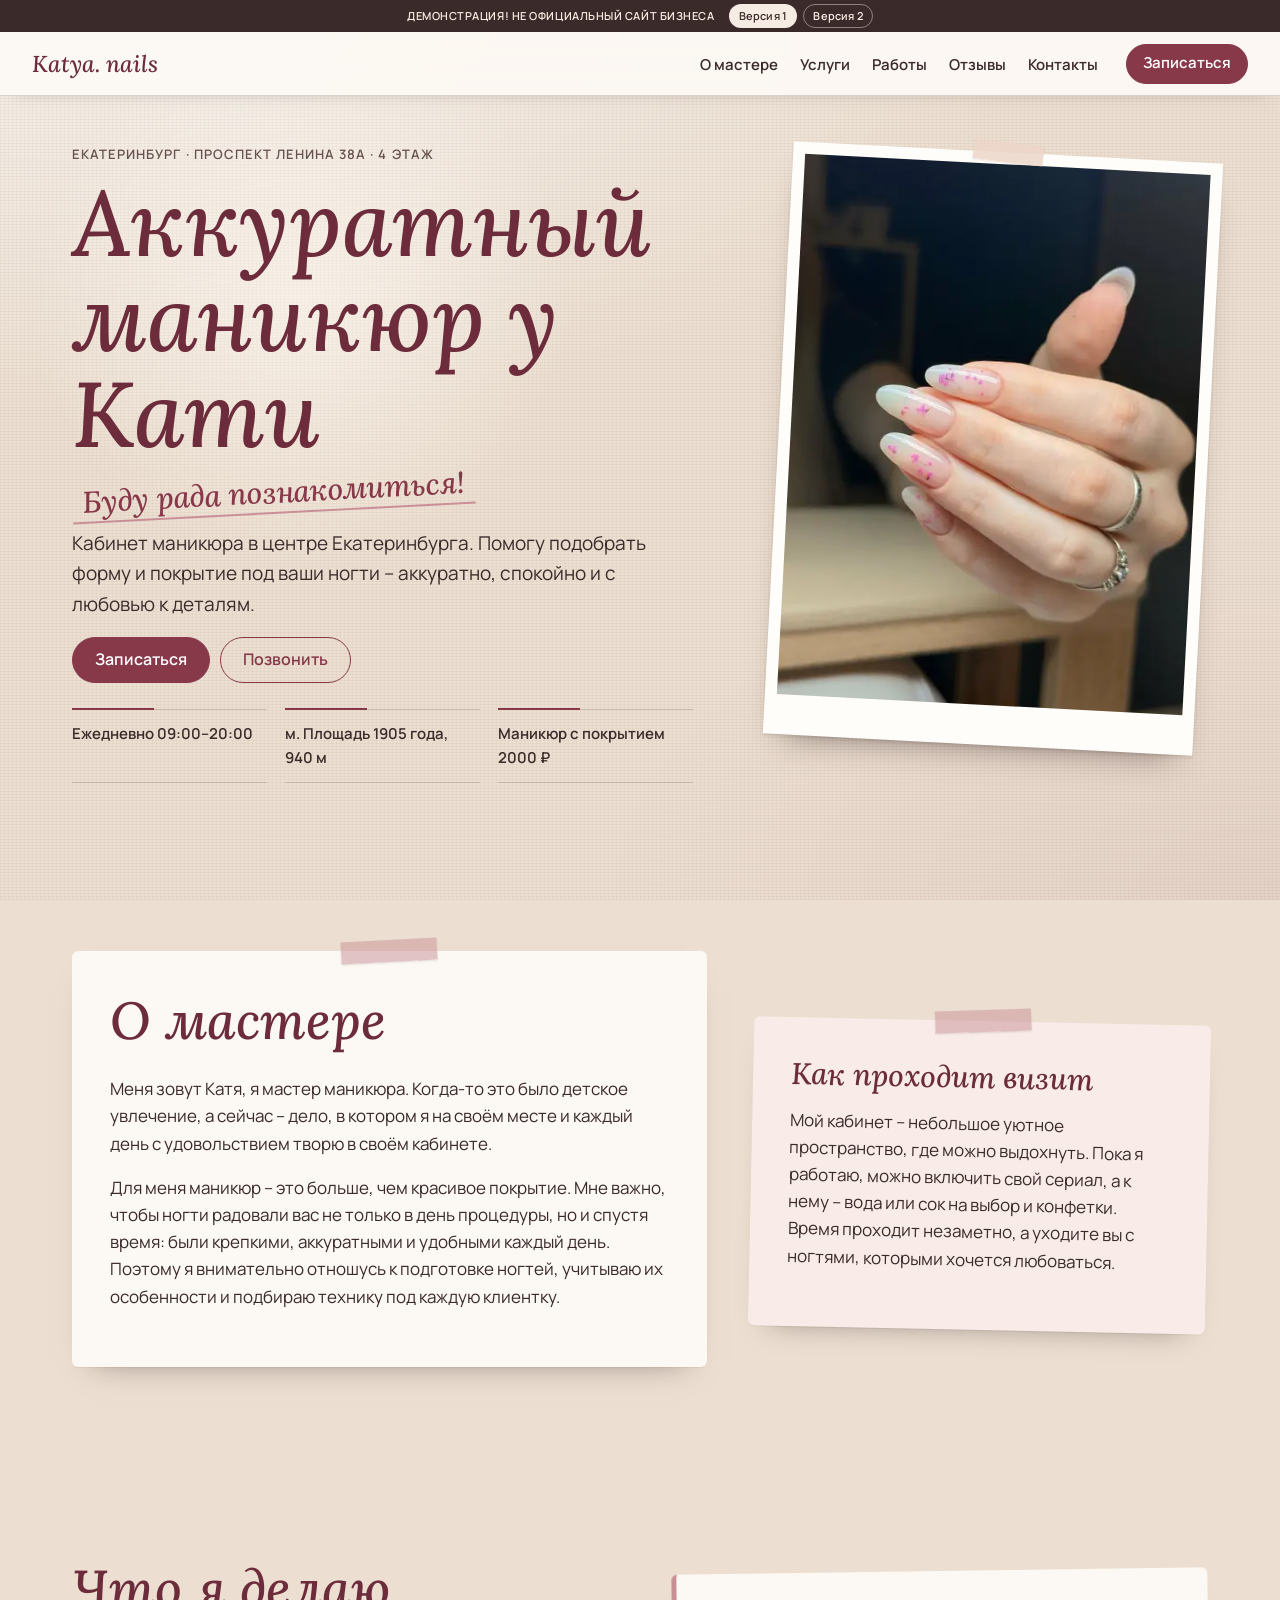
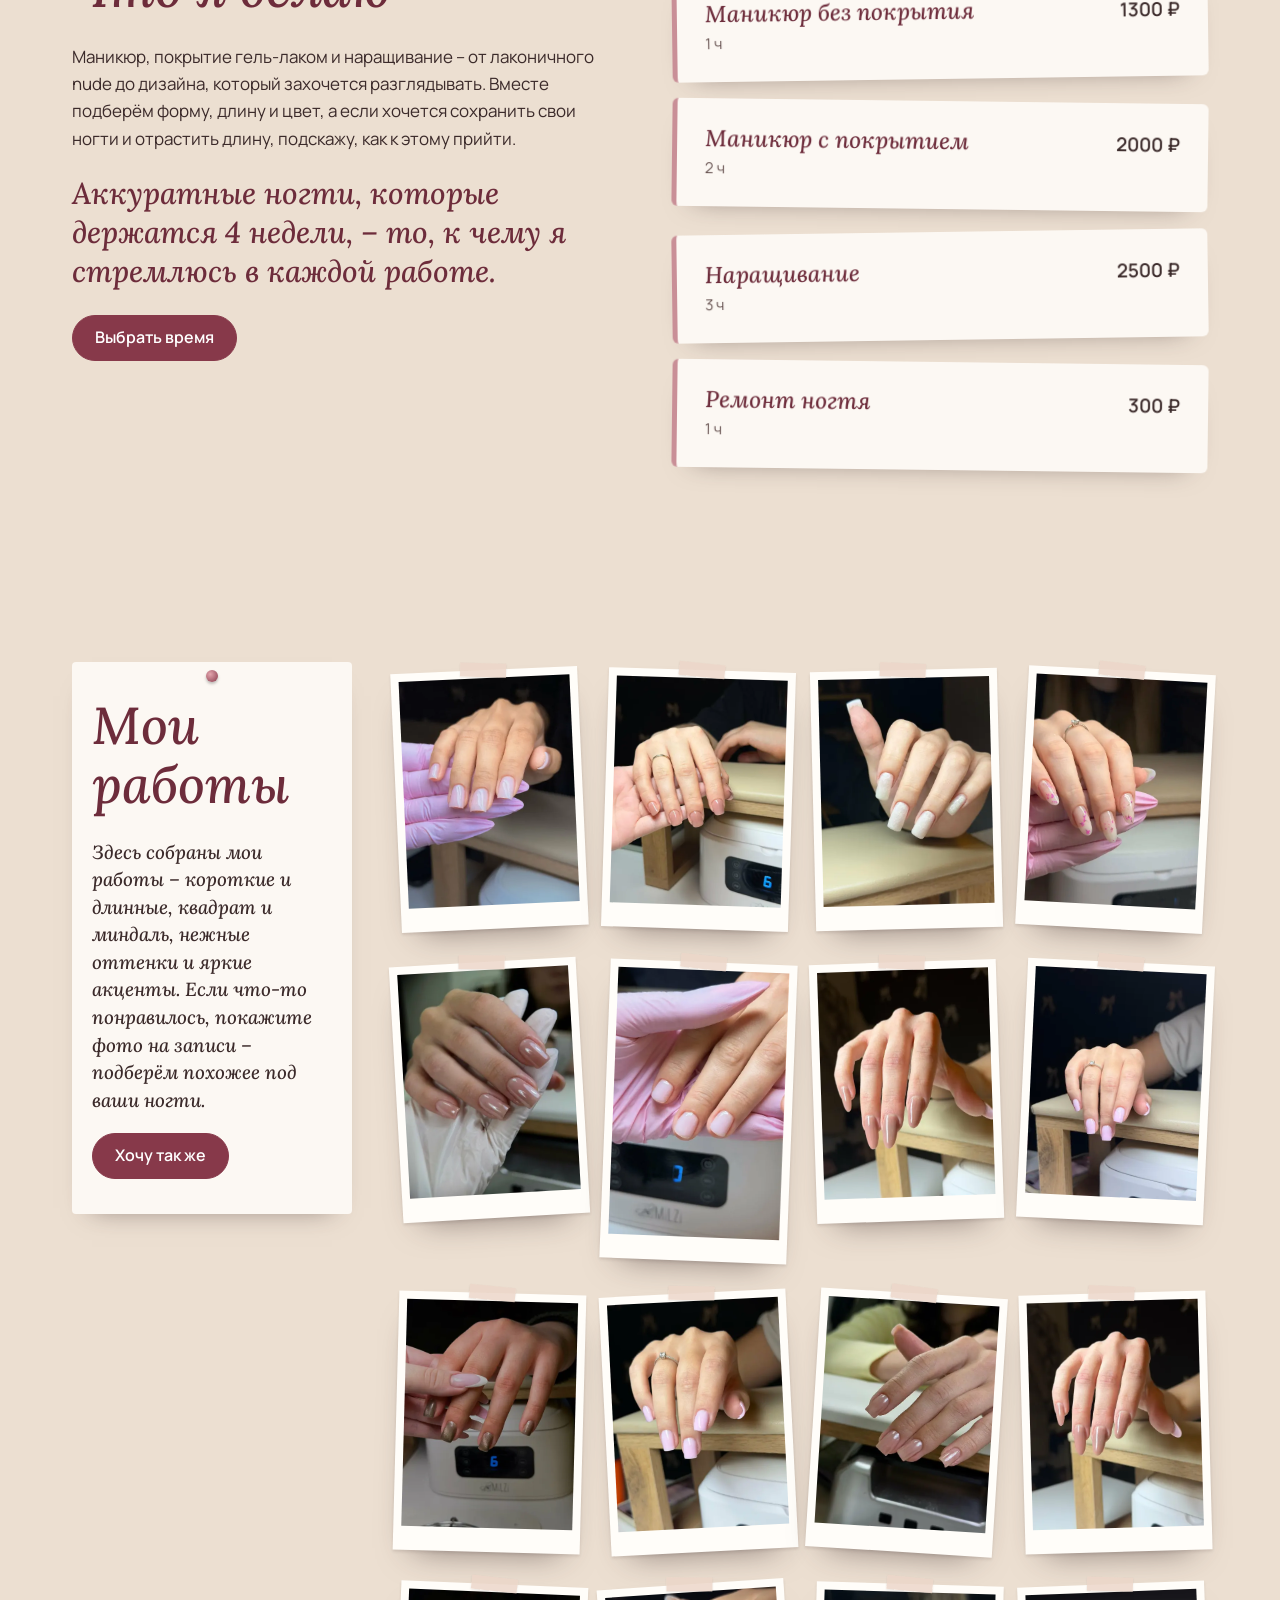
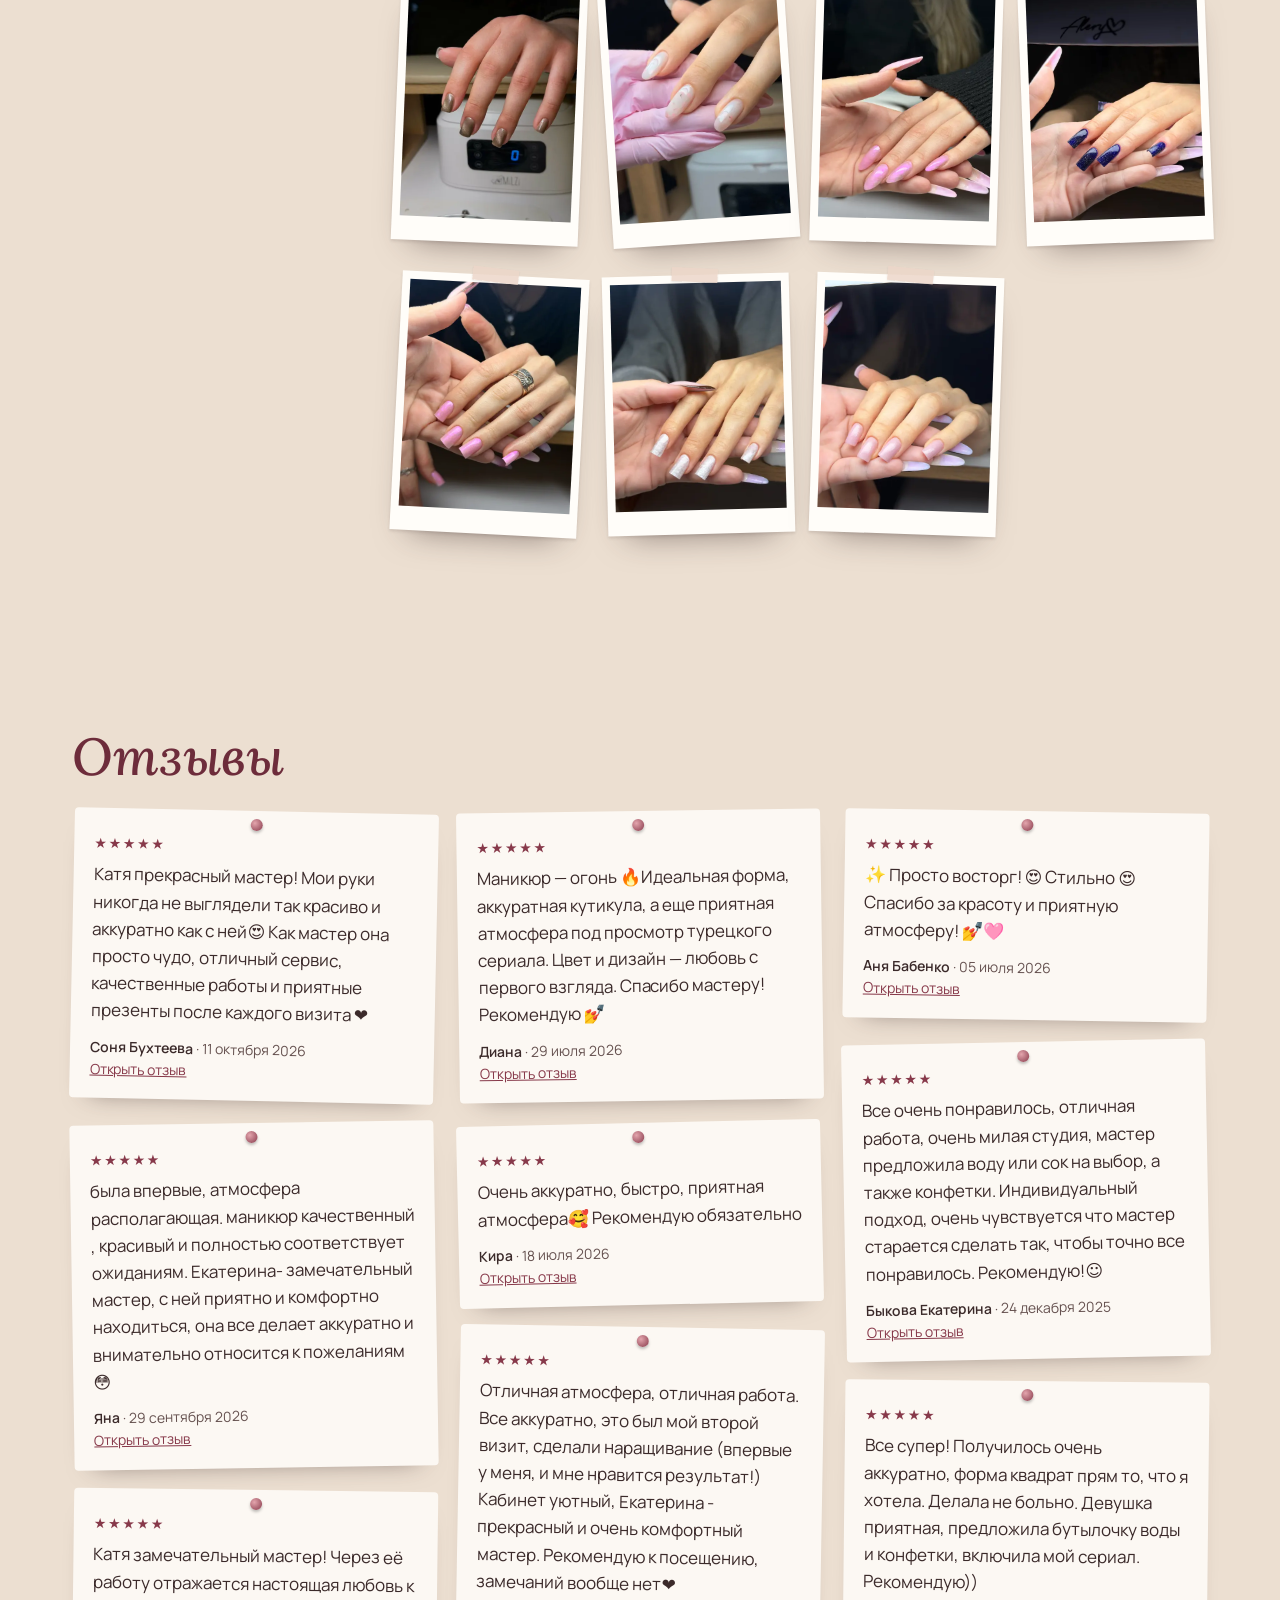
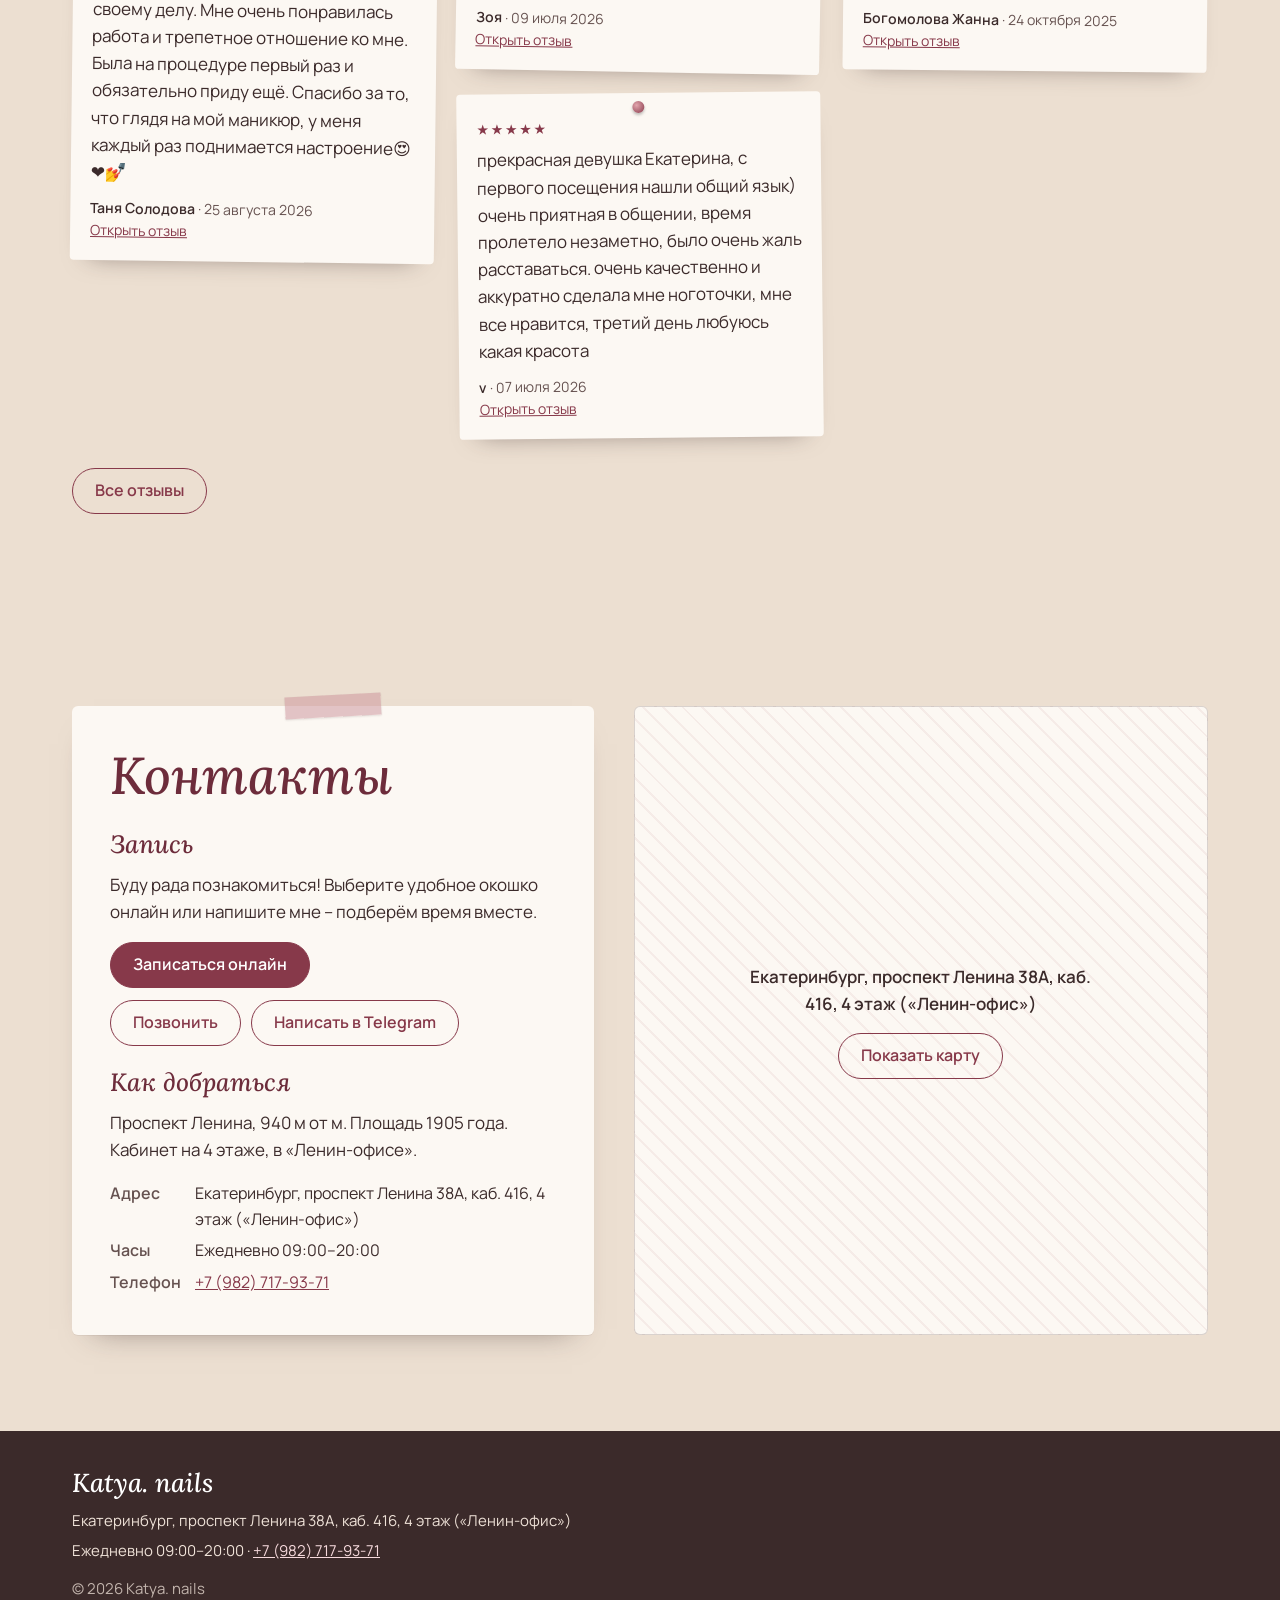
<file: index.html>
<!DOCTYPE html>
<html lang="ru">
<head>
<meta charset="utf-8">
<meta name="viewport" content="width=device-width, initial-scale=1.0">
<meta name="robots" content="noindex, nofollow">
<title>Маникюр в Екатеринбурге · Katya. nails</title>
<meta name="description"
  content="Katya. nails · кабинет маникюра мастера Кати в центре Екатеринбурга: маникюр, покрытие гель-лаком, наращивание. Проспект Ленина 38А, онлайн-запись.">
<meta name="theme-color" content="#3b2a2a">

<link rel="icon" sizes="any" href="logos/favicon.ico">
<link rel="icon" type="image/png" sizes="32x32" href="logos/favicon-32x32.png">
<link rel="apple-touch-icon" sizes="180x180" href="logos/apple-touch-icon.png">
<link rel="preload" href="fonts/lora-i500.woff2" as="font" type="font/woff2" crossorigin>
<link rel="preload" href="fonts/manrope-400.woff2" as="font" type="font/woff2" crossorigin>
<link rel="stylesheet" href="css/fonts.css">
<link rel="stylesheet" href="css/styles.css">
<script>(function(h){h.classList.add('js');if(window.matchMedia&&matchMedia('(prefers-reduced-motion: no-preference)').matches){h.classList.add('m-on');setTimeout(function(){if(!h.classList.contains('m-ready'))h.classList.remove('m-on')},2500)}})(document.documentElement)</script>
</head>
<body>
<div class="bg" aria-hidden="true"></div><div class="spot" aria-hidden="true"></div>
<div class="top">
  <div class="strip">
    <p>ДЕМОНСТРАЦИЯ! НЕ ОФИЦИАЛЬНЫЙ САЙТ БИЗНЕСА</p>
    <nav class="vs" aria-label="Версии сайта"><a href="./" aria-current="page">Версия 1</a><a href="v2/">Версия 2</a></nav>
  </div>
  <header class="hdr">
    <a class="sign" href="#top">Katya. nails</a>
    <nav class="nav" aria-label="Разделы"><ul><li><a href="#about">О мастере</a></li><li><a href="#services">Услуги</a></li><li><a href="#works">Работы</a></li><li><a href="#reviews">Отзывы</a></li><li><a href="#contacts">Контакты</a></li></ul></nav>
    <a class="btn btn-hdr" href="https://dikidi.net/1936155" target="_blank" rel="noopener">Записаться</a>
    <details class="menu">
      <summary aria-label="Меню"><span class="burger" aria-hidden="true"><i></i><i></i><i></i></span></summary>
      <nav class="menu-panel" aria-label="Разделы, меню"><ul><li><a href="#about">О мастере</a></li><li><a href="#services">Услуги</a></li><li><a href="#works">Работы</a></li><li><a href="#reviews">Отзывы</a></li><li><a href="#contacts">Контакты</a></li></ul></nav>
    </details>
  </header>
</div>
<div class="spacer" id="top"></div>
<main>
  <section class="hero" aria-labelledby="h1">
    <div class="hero-in">
      <p class="brow">Екатеринбург · проспект Ленина 38А · 4&nbsp;этаж</p>
      <h1 id="h1" data-words>Аккуратный маникюр у Кати</h1>
      <p class="hand"><span>Буду рада познакомиться!</span></p>
      <p class="lead">Кабинет маникюра в центре Екатеринбурга. Помогу подобрать форму и покрытие под ваши ногти – аккуратно, спокойно и с любовью к деталям.</p>
      <p class="cta"><a class="btn" href="https://dikidi.net/1936155" target="_blank" rel="noopener">Записаться</a> <a class="btn btn-ghost" href="tel:+79827179371">Позвонить</a></p>
      <figure class="hero-pol" data-tilt><div class="pol pol-hero" style="--r:3deg"><img src="img/work-12-s.webp" srcset="img/work-12-s.webp 480w, img/work-12-l.webp 800w" sizes="(min-width:900px) 34vw, 78vw" width="800" height="1067" alt="Длинные миндальные молочные ногти с розовыми цветочками" fetchpriority="high" decoding="async"></div></figure>
      <ul class="facts" data-stagger="3">
        <li data-rv="up">Ежедневно 09:00–20:00</li>
        <li data-rv="up">м. Площадь 1905&nbsp;года, 940&nbsp;м</li>
        <li data-rv="up">Маникюр с покрытием 2000&nbsp;₽</li>
      </ul>
    </div>
  </section>

  <section class="sec about" id="about" aria-labelledby="h-about">
    <div class="wrap about-in">
      <div class="paper" data-rv="up">
        <h2 id="h-about" data-words>О мастере</h2>
        <p>Меня зовут Катя, я мастер маникюра. Когда-то это было детское увлечение, а сейчас – дело, в котором я на своём месте и каждый день с удовольствием творю в своём кабинете.</p>
        <p>Для меня маникюр – это больше, чем красивое покрытие. Мне важно, чтобы ногти радовали вас не только в день процедуры, но и спустя время: были крепкими, аккуратными и удобными каждый день. Поэтому я внимательно отношусь к подготовке ногтей, учитываю их особенности и подбираю технику под каждую клиентку.</p>
      </div>
      <div class="paper paper-rose" data-rv="up">
        <h3 data-words>Как проходит визит</h3>
        <p>Мой кабинет – небольшое уютное пространство, где можно выдохнуть. Пока я работаю, можно включить свой сериал, а к нему – вода или сок на выбор и конфетки. Время проходит незаметно, а уходите вы с ногтями, которыми хочется любоваться.</p>
      </div>
    </div>
  </section>

  <section class="sec services" id="services" aria-labelledby="h-svc">
    <div class="wrap svc-in">
      <div class="svc-text">
        <h2 id="h-svc" data-words>Что я делаю</h2>
        <p>Маникюр, покрытие гель-лаком и наращивание – от лаконичного nude до дизайна, который захочется разглядывать. Вместе подберём форму, длину и цвет, а если хочется сохранить свои ногти и отрастить длину, подскажу, как к этому прийти.</p>
        <p class="motto" data-light>Аккуратные ногти, которые держатся 4 недели, – то, к чему я стремлюсь в каждой работе.</p>
        <p><a class="btn" href="https://dikidi.net/1936155" target="_blank" rel="noopener">Выбрать время</a></p>
      </div>
      <ul class="stack">
        <li class="svc" style="--i:0"><span class="svc-n">Маникюр без покрытия</span><span class="svc-p">1300 ₽</span><span class="svc-t">1 ч</span></li>
        <li class="svc" style="--i:1"><span class="svc-n">Маникюр с покрытием</span><span class="svc-p">2000 ₽</span><span class="svc-t">2 ч</span></li>
        <li class="svc" style="--i:2"><span class="svc-n">Наращивание</span><span class="svc-p">2500 ₽</span><span class="svc-t">3 ч</span></li>
        <li class="svc" style="--i:3"><span class="svc-n">Ремонт ногтя</span><span class="svc-p">300 ₽</span><span class="svc-t">1 ч</span></li>
      </ul>
    </div>
  </section>

  <section class="sec works" id="works" aria-labelledby="h-works">
    <div class="wrap works-in">
      <aside class="works-note">
        <div class="note note-big">
          <h2 id="h-works" data-words>Мои работы</h2>
          <p>Здесь собраны мои работы – короткие и длинные, квадрат и миндаль, нежные оттенки и яркие акценты. Если что-то понравилось, покажите фото на записи – подберём похожее под ваши ногти.</p>
          <p><a class="btn" href="https://dikidi.net/1936155" target="_blank" rel="noopener">Хочу так же</a></p>
        </div>
      </aside>
      <div class="pols" data-stagger="4">
        <figure class="pol" data-rv="pin" style="--r:-2.6deg"><img src="img/work-01-s.webp" srcset="img/work-01-s.webp 480w, img/work-01-l.webp 800w" sizes="(min-width:1100px) 22vw, (min-width:600px) 30vw, 46vw" width="800" height="1067" alt="Короткие квадратные молочно-розовые ногти с белой волнистой линией" loading="lazy" decoding="async"></figure>
        <figure class="pol" data-rv="pin" style="--r:1.8deg"><img src="img/work-02-s.webp" srcset="img/work-02-s.webp 480w, img/work-02-l.webp 800w" sizes="(min-width:1100px) 22vw, (min-width:600px) 30vw, 46vw" width="800" height="1067" alt="Короткие глянцевые ногти в нюдово-розовом оттенке" loading="lazy" decoding="async"></figure>
        <figure class="pol" data-rv="pin" style="--r:-1.4deg"><img src="img/work-03-s.webp" srcset="img/work-03-s.webp 480w, img/work-03-l.webp 800w" sizes="(min-width:1100px) 22vw, (min-width:600px) 30vw, 46vw" width="800" height="1067" alt="Длинные квадратные молочные ногти" loading="lazy" decoding="async"></figure>
        <figure class="pol" data-rv="pin" style="--r:3.1deg"><img src="img/work-04-s.webp" srcset="img/work-04-s.webp 480w, img/work-04-l.webp 800w" sizes="(min-width:1100px) 22vw, (min-width:600px) 30vw, 46vw" width="800" height="1067" alt="Миндальные ногти с розовыми цветочками на прозрачной базе" loading="lazy" decoding="async"></figure>
        <figure class="pol" data-rv="pin" style="--r:-3.3deg"><img src="img/work-05-s.webp" srcset="img/work-05-s.webp 480w, img/work-05-l.webp 800w" sizes="(min-width:1100px) 22vw, (min-width:600px) 30vw, 46vw" width="800" height="1053" alt="Короткие квадратные глянцевые нюдовые ногти" loading="lazy" decoding="async"></figure>
        <figure class="pol" data-rv="pin" style="--r:2.2deg"><img src="img/work-06-s.webp" srcset="img/work-06-s.webp 480w, img/work-06-l.webp 800w" sizes="(min-width:1100px) 22vw, (min-width:600px) 30vw, 46vw" width="800" height="1253" alt="Короткие светло-розовые ногти" loading="lazy" decoding="async"></figure>
        <figure class="pol" data-rv="pin" style="--r:-1.9deg"><img src="img/work-07-s.webp" srcset="img/work-07-s.webp 480w, img/work-07-l.webp 800w" sizes="(min-width:1100px) 22vw, (min-width:600px) 30vw, 46vw" width="800" height="1067" alt="Длинные миндальные ногти в оттенке тауп" loading="lazy" decoding="async"></figure>
        <figure class="pol" data-rv="pin" style="--r:2.7deg"><img src="img/work-08-s.webp" srcset="img/work-08-s.webp 480w, img/work-08-l.webp 800w" sizes="(min-width:1100px) 22vw, (min-width:600px) 30vw, 46vw" width="800" height="1067" alt="Короткие квадратные светло-розовые ногти" loading="lazy" decoding="async"></figure>
        <figure class="pol" data-rv="pin" style="--r:1.5deg"><img src="img/work-09-s.webp" srcset="img/work-09-s.webp 480w, img/work-09-l.webp 800w" sizes="(min-width:1100px) 22vw, (min-width:600px) 30vw, 46vw" width="800" height="1067" alt="Короткие ногти «кошачий глаз» в оттенке тауп и френч" loading="lazy" decoding="async"></figure>
        <figure class="pol" data-rv="pin" style="--r:-2.9deg"><img src="img/work-10-s.webp" srcset="img/work-10-s.webp 480w, img/work-10-l.webp 800w" sizes="(min-width:1100px) 22vw, (min-width:600px) 30vw, 46vw" width="800" height="1067" alt="Квадратные светло-розовые ногти" loading="lazy" decoding="async"></figure>
        <figure class="pol" data-rv="pin" style="--r:3.6deg"><img src="img/work-11-s.webp" srcset="img/work-11-s.webp 480w, img/work-11-l.webp 800w" sizes="(min-width:1100px) 22vw, (min-width:600px) 30vw, 46vw" width="800" height="1064" alt="Короткие квадратные глянцевые ногти в нюдовом оттенке" loading="lazy" decoding="async"></figure>
        <figure class="pol" data-rv="pin" style="--r:-1.6deg"><img src="img/work-13-s.webp" srcset="img/work-13-s.webp 480w, img/work-13-l.webp 800w" sizes="(min-width:1100px) 22vw, (min-width:600px) 30vw, 46vw" width="800" height="1067" alt="Длинные миндальные глянцевые нюдовые ногти" loading="lazy" decoding="async"></figure>
        <figure class="pol" data-rv="pin" style="--r:2.4deg"><img src="img/work-14-s.webp" srcset="img/work-14-s.webp 480w, img/work-14-l.webp 800w" sizes="(min-width:1100px) 22vw, (min-width:600px) 30vw, 46vw" width="800" height="1067" alt="Короткие ногти «кошачий глаз» в оттенке тауп" loading="lazy" decoding="async"></figure>
        <figure class="pol" data-rv="pin" style="--r:-3.8deg"><img src="img/work-15-s.webp" srcset="img/work-15-s.webp 480w, img/work-15-l.webp 800w" sizes="(min-width:1100px) 22vw, (min-width:600px) 30vw, 46vw" width="800" height="1067" alt="Длинные миндальные молочные ногти с мягкими розовыми акцентами" loading="lazy" decoding="async"></figure>
        <figure class="pol" data-rv="pin" style="--r:1.7deg"><img src="img/work-16-s.webp" srcset="img/work-16-s.webp 480w, img/work-16-l.webp 768w" sizes="(min-width:1100px) 22vw, (min-width:600px) 30vw, 46vw" width="768" height="1024" alt="Длинные миндальные розовые полупрозрачные ногти" loading="lazy" decoding="async"></figure>
        <figure class="pol" data-rv="pin" style="--r:-2.2deg"><img src="img/work-17-s.webp" srcset="img/work-17-s.webp 480w, img/work-17-l.webp 768w" sizes="(min-width:1100px) 22vw, (min-width:600px) 30vw, 46vw" width="768" height="1024" alt="Квадратные тёмно-синие ногти с глиттером" loading="lazy" decoding="async"></figure>
        <figure class="pol" data-rv="pin" style="--r:3.0deg"><img src="img/work-18-s.webp" srcset="img/work-18-s.webp 480w, img/work-18-l.webp 768w" sizes="(min-width:1100px) 22vw, (min-width:600px) 30vw, 46vw" width="768" height="1024" alt="Квадратные глянцевые розовые ногти" loading="lazy" decoding="async"></figure>
        <figure class="pol" data-rv="pin" style="--r:-1.5deg"><img src="img/work-19-s.webp" srcset="img/work-19-s.webp 480w, img/work-19-l.webp 768w" sizes="(min-width:1100px) 22vw, (min-width:600px) 30vw, 46vw" width="768" height="1024" alt="Квадратные белые ногти с мраморной фольгой" loading="lazy" decoding="async"></figure>
        <figure class="pol" data-rv="pin" style="--r:2.0deg"><img src="img/work-20-s.webp" srcset="img/work-20-s.webp 480w, img/work-20-l.webp 768w" sizes="(min-width:1100px) 22vw, (min-width:600px) 30vw, 46vw" width="768" height="1024" alt="Квадратные бледно-розовые ногти с шиммером" loading="lazy" decoding="async"></figure>
      </div>
    </div>
  </section>

  <section class="sec reviews" id="reviews" aria-labelledby="h-rev" data-tone="rose">
    <div class="wrap">
      <h2 id="h-rev" data-words>Отзывы</h2>
      <div class="notes" data-stagger="3">
        <article class="note" data-rv="pin" style="--r:1.2deg">
          <p class="stars" aria-label="Оценка 5 из 5">★★★★★</p>
          <blockquote><p>Катя прекрасный мастер! Мои руки никогда не выглядели так красиво и аккуратно как с ней😍 Как мастер она просто чудо, отличный сервис, качественные работы и приятные презенты после каждого визита ❤️</p></blockquote>
          <footer><b>Соня Бухтеева</b> · <time datetime="2026-10-11">11 октября 2026</time><br><a href="https://dikidi.net/1936155?p=1.pi-pr&o=8" target="_blank" rel="noopener" aria-label="Открыть отзыв: Соня Бухтеева">Открыть отзыв</a></footer>
        </article>
        <article class="note" data-rv="pin" style="--r:-0.9deg">
          <p class="stars" aria-label="Оценка 5 из 5">★★★★★</p>
          <blockquote><p>была впервые, атмосфера располагающая. маникюр качественный , красивый и полностью соответствует ожиданиям. Екатерина- замечательный мастер, с ней приятно и комфортно находиться, она все делает аккуратно и внимательно относится к пожеланиям😳</p></blockquote>
          <footer><b>Яна</b> · <time datetime="2026-09-29">29 сентября 2026</time><br><a href="https://dikidi.net/1936155?p=1.pi-pr&o=8" target="_blank" rel="noopener" aria-label="Открыть отзыв: Яна">Открыть отзыв</a></footer>
        </article>
        <article class="note" data-rv="pin" style="--r:0.7deg">
          <p class="stars" aria-label="Оценка 5 из 5">★★★★★</p>
          <blockquote><p>Катя замечательный мастер! Через её работу отражается настоящая любовь к своему делу. Мне очень понравилась работа и трепетное отношение ко мне. Была на процедуре первый раз и обязательно приду ещё. Спасибо за то, что глядя на мой маникюр, у меня каждый раз поднимается настроение😍❤️💅</p></blockquote>
          <footer><b>Таня Солодова</b> · <time datetime="2026-08-25">25 августа 2026</time><br><a href="https://dikidi.net/1936155?p=1.pi-pr&o=8" target="_blank" rel="noopener" aria-label="Открыть отзыв: Таня Солодова">Открыть отзыв</a></footer>
        </article>
        <article class="note" data-rv="pin" style="--r:-0.8deg">
          <p class="stars" aria-label="Оценка 5 из 5">★★★★★</p>
          <blockquote><p>Маникюр — огонь 🔥Идеальная форма, аккуратная кутикула, а еще приятная атмосфера под просмотр турецкого сериала. Цвет и дизайн — любовь с первого взгляда. Спасибо мастеру! Рекомендую 💅</p></blockquote>
          <footer><b>Диана</b> · <time datetime="2026-07-29">29 июля 2026</time><br><a href="https://dikidi.net/1936155?p=1.pi-pr&o=8" target="_blank" rel="noopener" aria-label="Открыть отзыв: Диана">Открыть отзыв</a></footer>
        </article>
        <article class="note" data-rv="pin" style="--r:-1.3deg">
          <p class="stars" aria-label="Оценка 5 из 5">★★★★★</p>
          <blockquote><p>Очень аккуратно, быстро, приятная атмосфера🥰 Рекомендую обязательно</p></blockquote>
          <footer><b>Кира</b> · <time datetime="2026-07-18">18 июля 2026</time><br><a href="https://dikidi.net/1936155?p=1.pi-pr&o=8" target="_blank" rel="noopener" aria-label="Открыть отзыв: Кира">Открыть отзыв</a></footer>
        </article>
        <article class="note" data-rv="pin" style="--r:1.0deg">
          <p class="stars" aria-label="Оценка 5 из 5">★★★★★</p>
          <blockquote><p>Отличная атмосфера, отличная работа. Все аккуратно, это был мой второй визит, сделали наращивание (впервые у меня, и мне нравится результат!) Кабинет уютный, Екатерина - прекрасный и очень комфортный мастер. Рекомендую к посещению, замечаний вообще нет❤️</p></blockquote>
          <footer><b>Зоя</b> · <time datetime="2026-07-09">09 июля 2026</time><br><a href="https://dikidi.net/1936155?p=1.pi-pr&o=8" target="_blank" rel="noopener" aria-label="Открыть отзыв: Зоя">Открыть отзыв</a></footer>
        </article>
        <article class="note" data-rv="pin" style="--r:-0.6deg">
          <p class="stars" aria-label="Оценка 5 из 5">★★★★★</p>
          <blockquote><p>прекрасная девушка Екатерина, с первого посещения нашли общий язык) очень приятная в общении, время пролетело незаметно, было очень жаль расставаться. очень качественно и аккуратно сделала мне ноготочки, мне все нравится, третий день любуюсь какая красота</p></blockquote>
          <footer><b>v</b> · <time datetime="2026-07-07">07 июля 2026</time><br><a href="https://dikidi.net/1936155?p=1.pi-pr&o=8" target="_blank" rel="noopener" aria-label="Открыть отзыв: v">Открыть отзыв</a></footer>
        </article>
        <article class="note" data-rv="pin" style="--r:0.9deg">
          <p class="stars" aria-label="Оценка 5 из 5">★★★★★</p>
          <blockquote><p>✨ Просто восторг! 😍 Стильно 😍 Спасибо за красоту и приятную атмосферу! 💅🩷</p></blockquote>
          <footer><b>Аня Бабенко</b> · <time datetime="2026-07-05">05 июля 2026</time><br><a href="https://dikidi.net/1936155?p=1.pi-pr&o=8" target="_blank" rel="noopener" aria-label="Открыть отзыв: Аня Бабенко">Открыть отзыв</a></footer>
        </article>
        <article class="note" data-rv="pin" style="--r:-1.1deg">
          <p class="stars" aria-label="Оценка 5 из 5">★★★★★</p>
          <blockquote><p>Все очень понравилось, отличная работа, очень милая студия, мастер предложила воду или сок на выбор, а также конфетки. Индивидуальный подход, очень чувствуется что мастер старается сделать так, чтобы точно все понравилось. Рекомендую!☺️</p></blockquote>
          <footer><b>Быкова Екатерина</b> · <time datetime="2025-12-24">24 декабря 2025</time><br><a href="https://dikidi.net/1936155?p=1.pi-pr&o=8" target="_blank" rel="noopener" aria-label="Открыть отзыв: Быкова Екатерина">Открыть отзыв</a></footer>
        </article>
        <article class="note" data-rv="pin" style="--r:0.6deg">
          <p class="stars" aria-label="Оценка 5 из 5">★★★★★</p>
          <blockquote><p>Все супер! Получилось очень аккуратно, форма квадрат прям то, что я хотела. Делала не больно. Девушка приятная, предложила бутылочку воды и конфетки, включила мой сериал. Рекомендую))</p></blockquote>
          <footer><b>Богомолова Жанна</b> · <time datetime="2025-10-24">24 октября 2025</time><br><a href="https://dikidi.net/1936155?p=1.pi-pr&o=8" target="_blank" rel="noopener" aria-label="Открыть отзыв: Богомолова Жанна">Открыть отзыв</a></footer>
        </article>
      </div>
      <p class="all"><a class="btn btn-ghost" href="https://dikidi.net/1936155?p=1.pi-pr&o=8" target="_blank" rel="noopener">Все отзывы</a></p>
    </div>
  </section>

  <section class="sec contacts" id="contacts" aria-labelledby="h-con" data-tone="base">
    <div class="wrap con-in">
      <div class="paper con-card" data-rv="up">
        <h2 id="h-con" data-words>Контакты</h2>
        <h3>Запись</h3>
        <p>Буду рада познакомиться! Выберите удобное окошко онлайн или напишите мне – подберём время вместе.</p>
        <p class="cta"><a class="btn" href="https://dikidi.net/1936155" target="_blank" rel="noopener">Записаться онлайн</a></p>
        <p class="cta"><a class="btn btn-ghost" href="tel:+79827179371">Позвонить</a> <a class="btn btn-ghost" href="https://t.me/kkkatyp" target="_blank" rel="noopener">Написать в Telegram</a></p>
        <h3>Как добраться</h3>
        <p>Проспект Ленина, 940 м от м. Площадь 1905 года. Кабинет на 4 этаже, в «Ленин-офисе».</p>
        <dl class="nap">
          <dt>Адрес</dt><dd>Екатеринбург, проспект Ленина 38А, каб. 416, 4 этаж («Ленин-офис»)</dd>
          <dt>Часы</dt><dd>Ежедневно 09:00–20:00</dd>
          <dt>Телефон</dt><dd><a href="tel:+79827179371">+7 (982) 717-93-71</a></dd>
        </dl>
      </div>
      <div class="map">
        <p class="map-addr">Екатеринбург, проспект Ленина 38А, каб. 416, 4 этаж («Ленин-офис»)</p>
        <a class="btn btn-ghost" href="https://yandex.ru/maps/?ll=60.611226%2C56.838491&amp;z=17&amp;pt=60.611226%2C56.838491%2Cpm2rdm" target="_blank" rel="noopener" data-embed="https://yandex.ru/map-widget/v1/?ll=60.611226%2C56.838491&amp;z=17&amp;pt=60.611226%2C56.838491%2Cpm2rdm" data-title="Карта: Katya. nails, проспект Ленина 38А">Показать карту</a>
      </div>
    </div>
  </section>
</main>
<footer class="ftr">
  <div class="ftr-in">
    <p class="ftr-name">Katya. nails</p>
    <p>Екатеринбург, проспект Ленина 38А, каб. 416, 4 этаж («Ленин-офис»)</p>
    <p>Ежедневно 09:00–20:00 · <a href="tel:+79827179371">+7 (982) 717-93-71</a></p>
    <p class="ftr-c">© 2026 Katya. nails</p>
  </div>
</footer>
<script src="js/motion.js" defer></script>
</body>
</html>
</file>
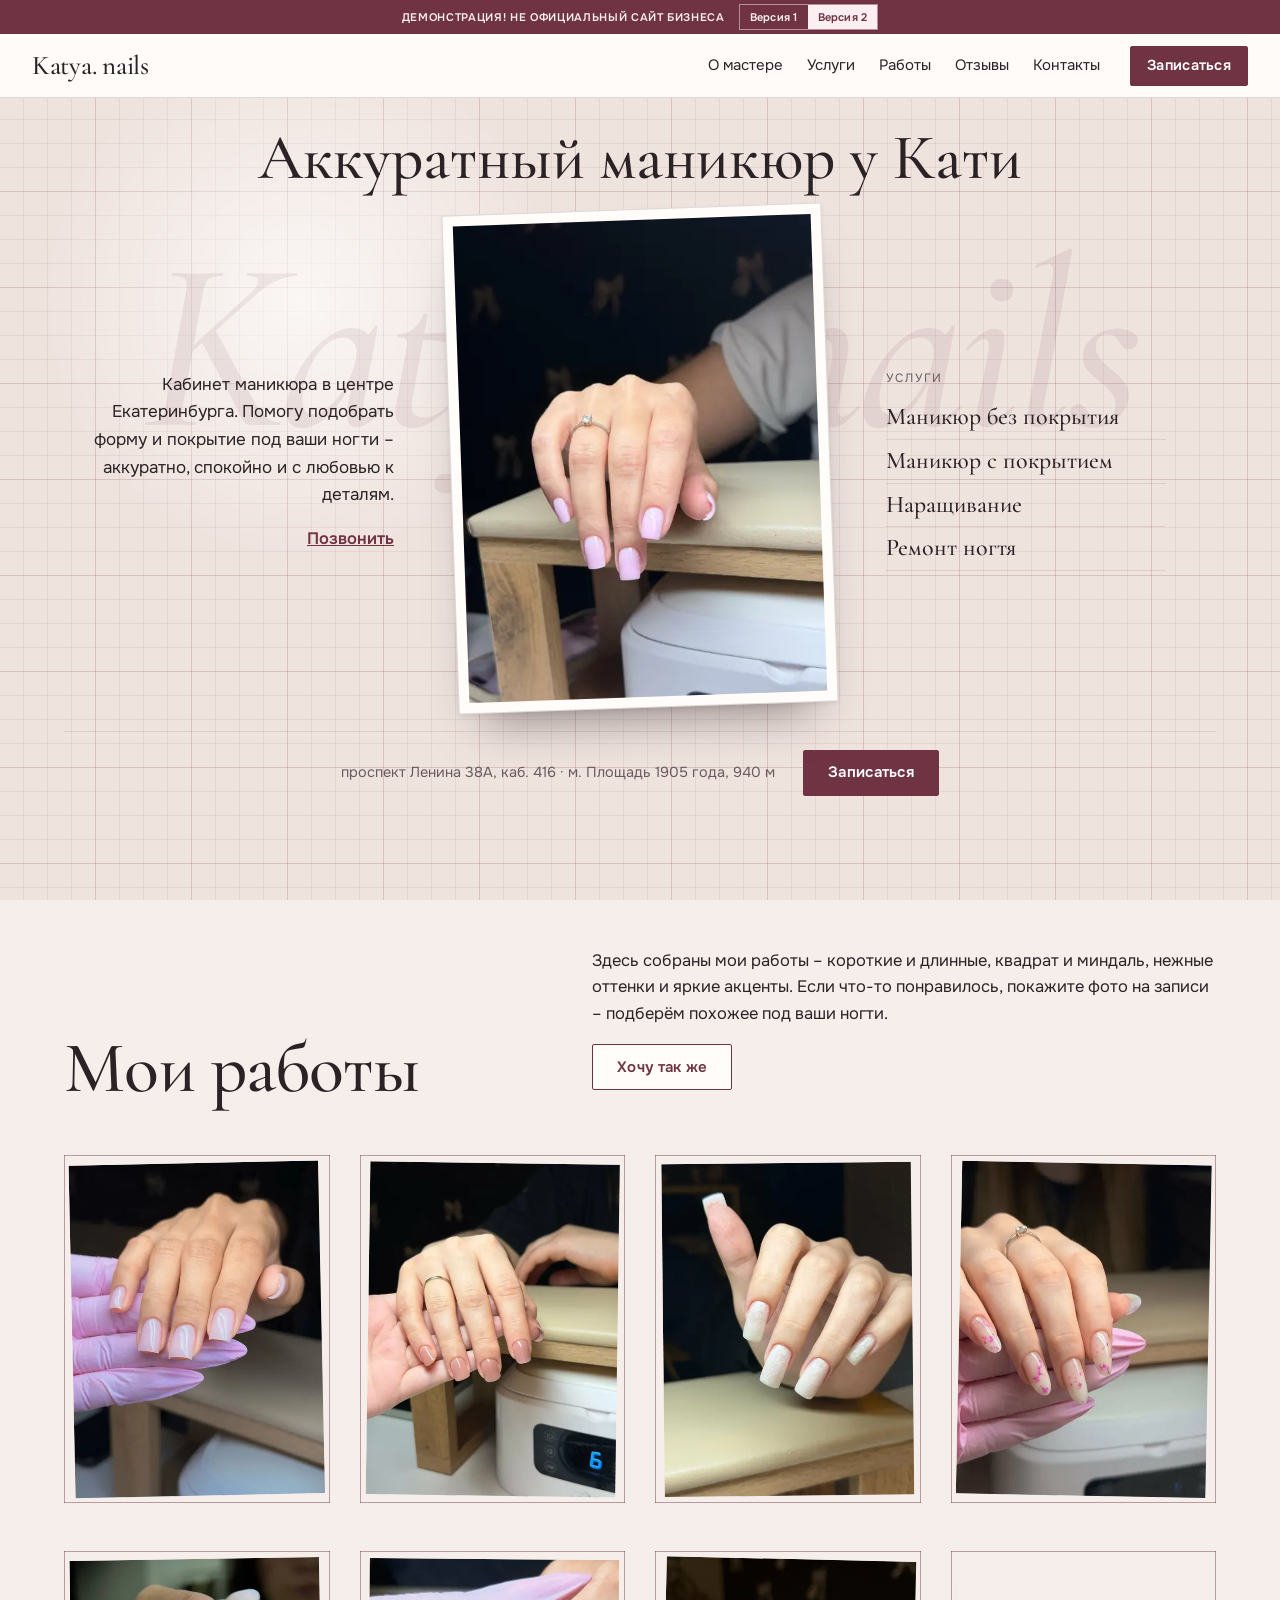
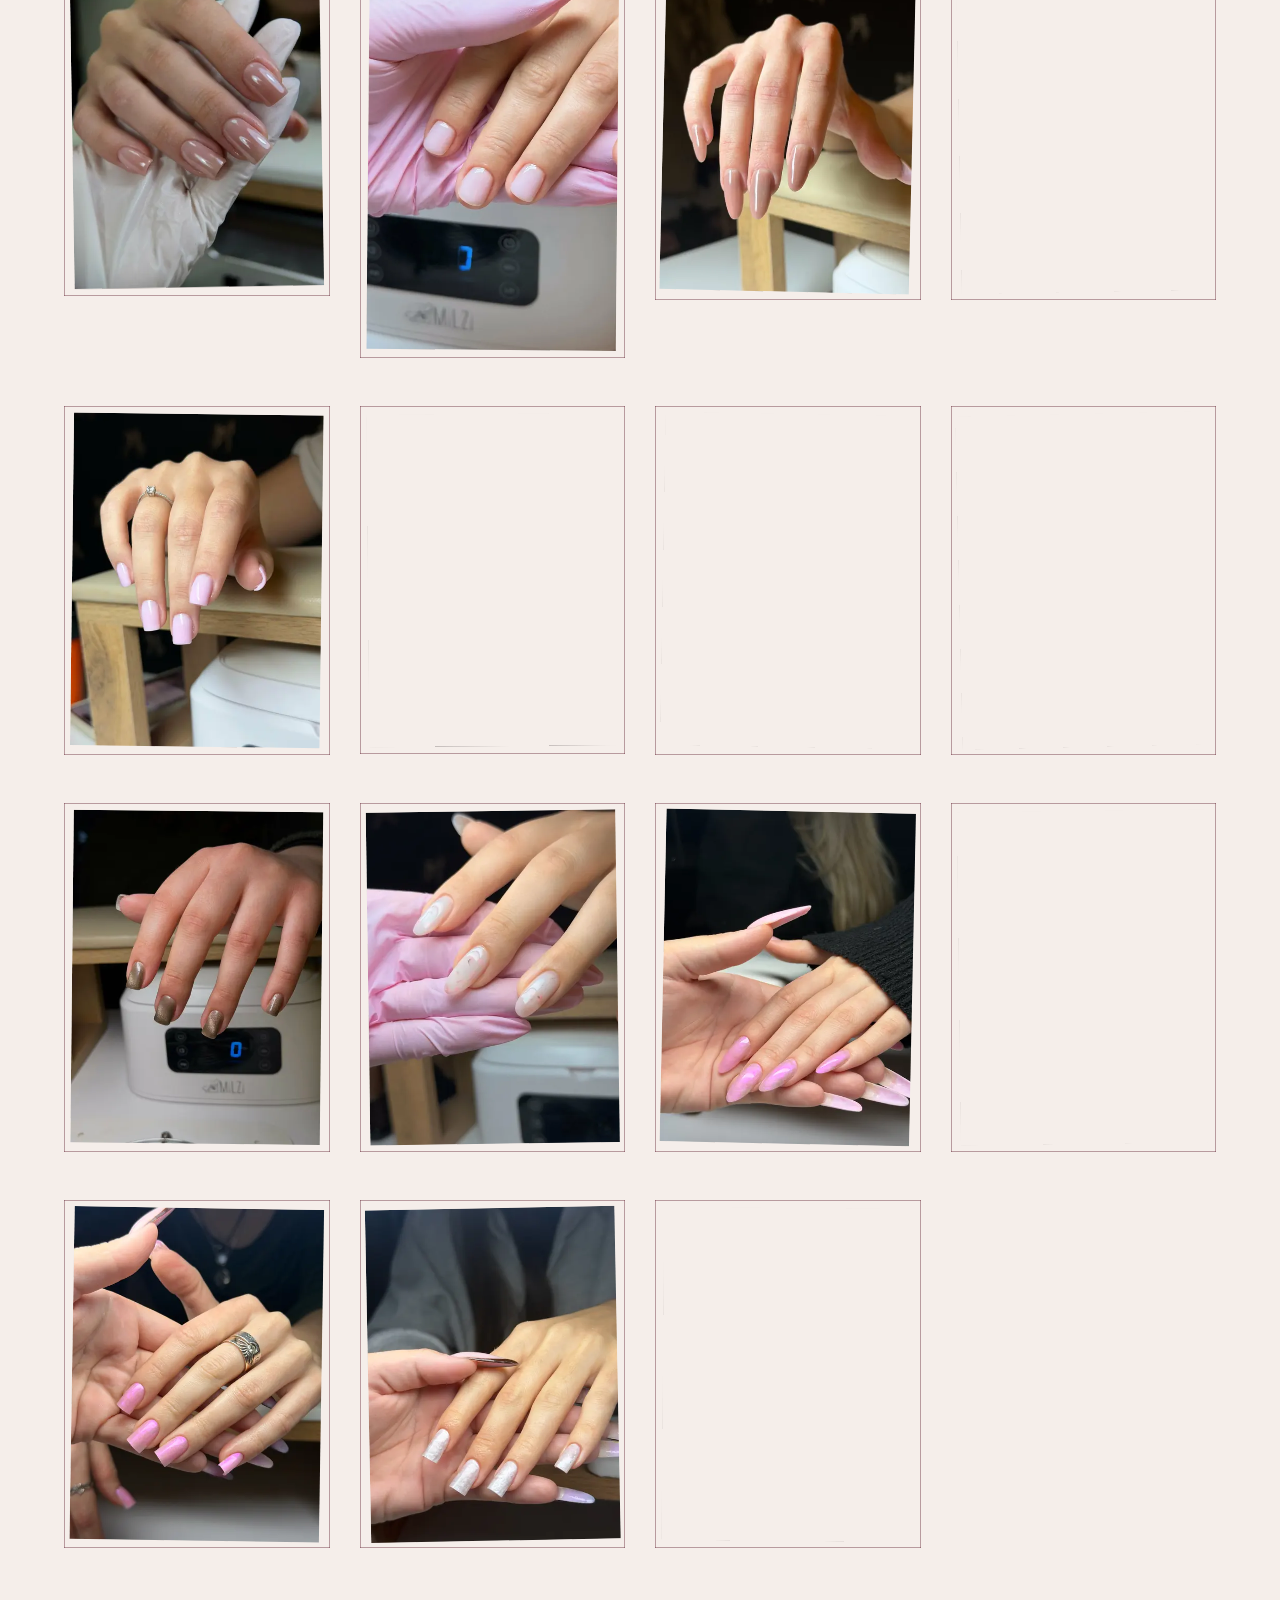
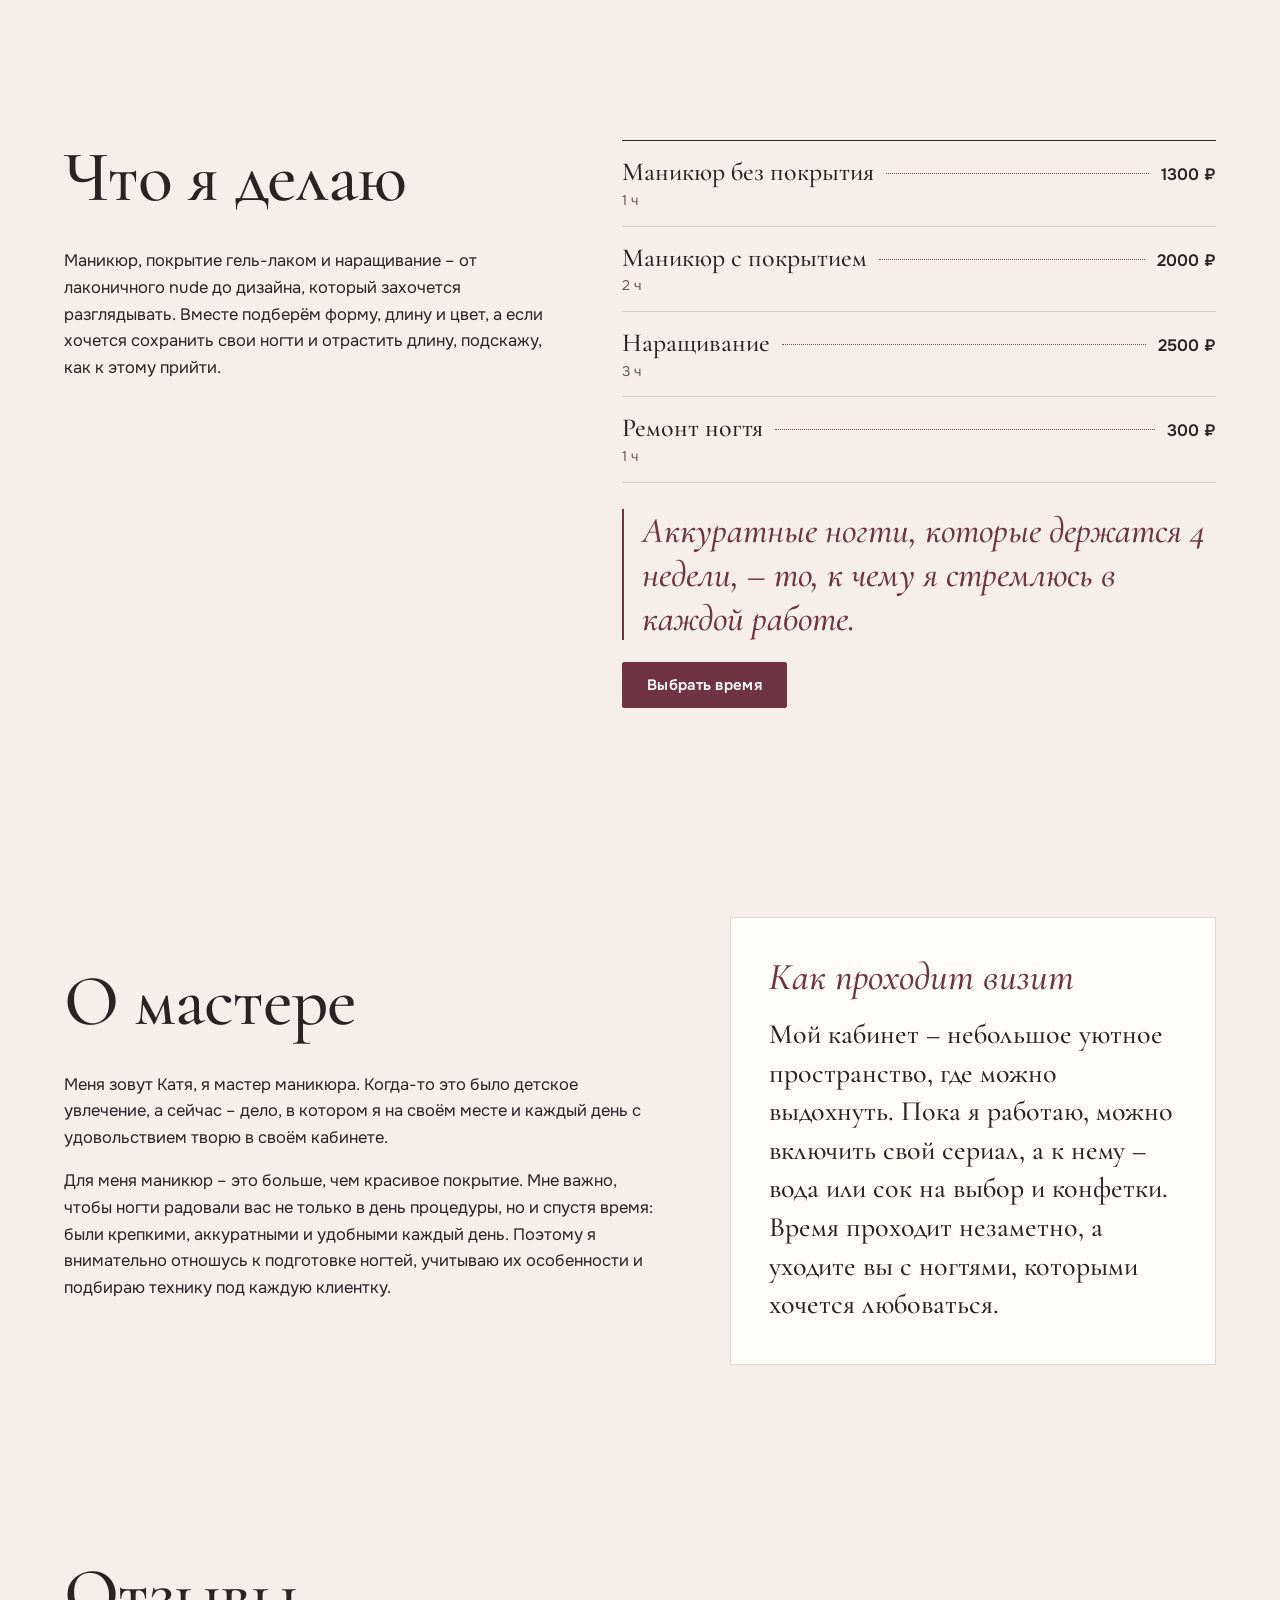
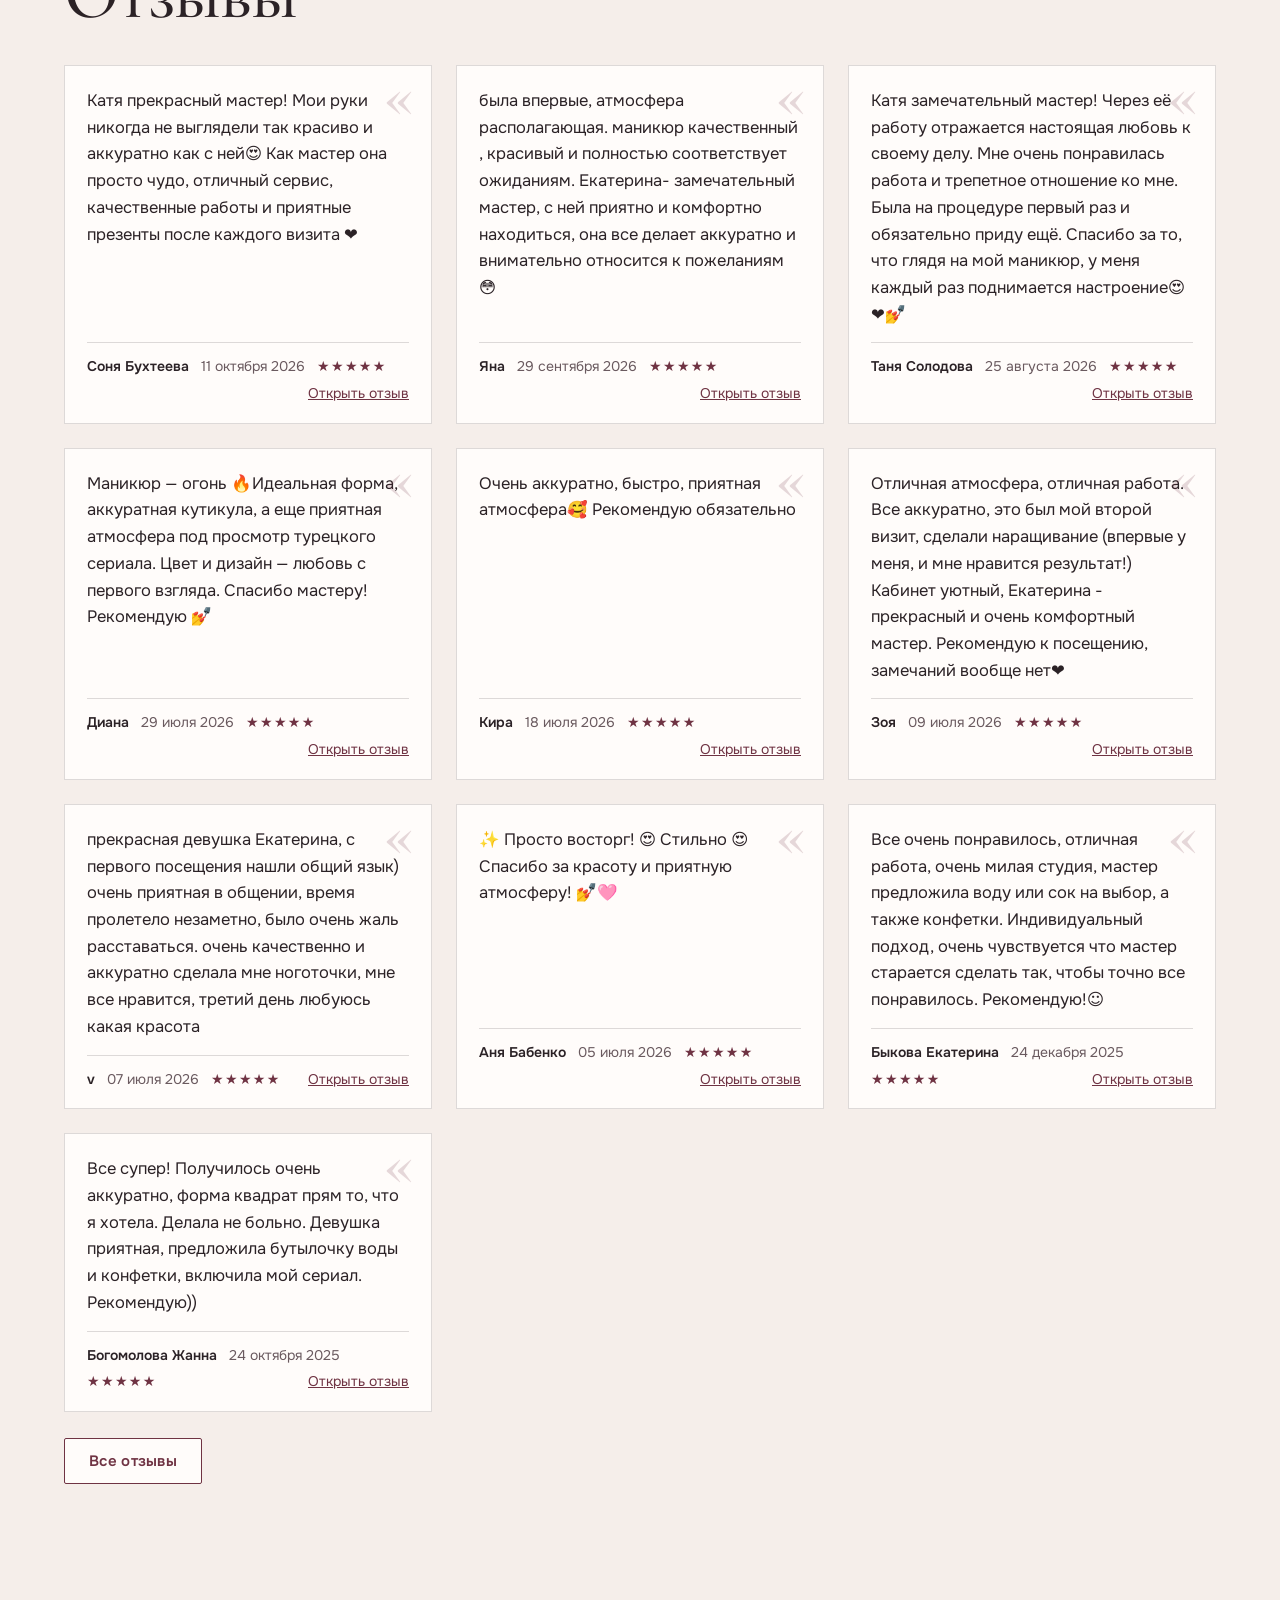
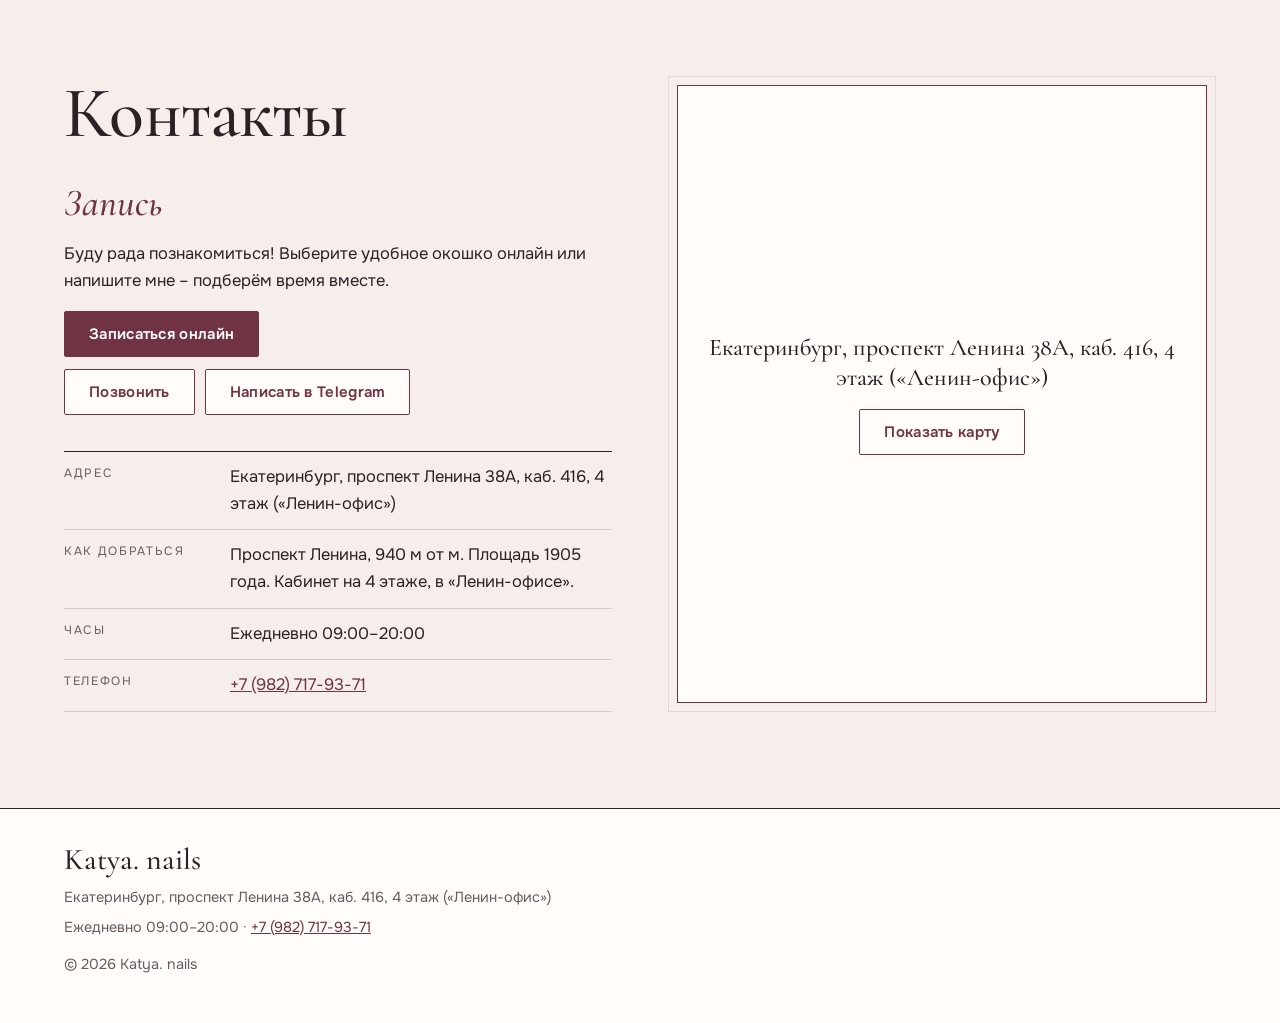
<file: v2/index.html>
<!DOCTYPE html>
<html lang="ru">
<head>
<meta charset="utf-8">
<meta name="viewport" content="width=device-width, initial-scale=1.0">
<meta name="robots" content="noindex, nofollow">
<title>Маникюр в Екатеринбурге · Katya. nails</title>
<meta name="description"
  content="Katya. nails · кабинет маникюра мастера Кати в центре Екатеринбурга: маникюр, покрытие гель-лаком, наращивание. Проспект Ленина 38А, онлайн-запись.">
<meta name="theme-color" content="#6f3343">

<link rel="icon" sizes="any" href="logos/favicon.ico">
<link rel="icon" type="image/png" sizes="32x32" href="logos/favicon-32x32.png">
<link rel="apple-touch-icon" sizes="180x180" href="logos/apple-touch-icon.png">
<link rel="preload" href="fonts/cormorant-500.woff2" as="font" type="font/woff2" crossorigin>
<link rel="preload" href="fonts/onest-400.woff2" as="font" type="font/woff2" crossorigin>
<link rel="stylesheet" href="css/fonts.css">
<link rel="stylesheet" href="css/styles.css">
<script>(function(h){h.classList.add('js');if(window.matchMedia&&matchMedia('(prefers-reduced-motion: no-preference)').matches){h.classList.add('m-on');setTimeout(function(){if(!h.classList.contains('m-ready'))h.classList.remove('m-on')},2500)}})(document.documentElement)</script>
</head>
<body>
<div class="bg" aria-hidden="true"></div><div class="spot" aria-hidden="true"></div>
<div class="top">
  <div class="strip">
    <p>ДЕМОНСТРАЦИЯ! НЕ ОФИЦИАЛЬНЫЙ САЙТ БИЗНЕСА</p>
    <nav class="vs" aria-label="Версии сайта"><a href="../">Версия 1</a><a href="./" aria-current="page">Версия 2</a></nav>
  </div>
  <header class="hdr">
    <a class="sign" href="#top">Katya. nails</a>
    <nav class="nav" aria-label="Разделы"><ul><li><a href="#about">О мастере</a></li><li><a href="#services">Услуги</a></li><li><a href="#works">Работы</a></li><li><a href="#reviews">Отзывы</a></li><li><a href="#contacts">Контакты</a></li></ul></nav>
    <a class="btn btn-hdr" href="https://dikidi.net/1936155" target="_blank" rel="noopener">Записаться</a>
    <details class="menu">
      <summary aria-label="Меню"><span class="burger" aria-hidden="true"><i></i><i></i><i></i></span></summary>
      <nav class="menu-panel" aria-label="Разделы, меню"><ul><li><a href="#about">О мастере</a></li><li><a href="#services">Услуги</a></li><li><a href="#works">Работы</a></li><li><a href="#reviews">Отзывы</a></li><li><a href="#contacts">Контакты</a></li></ul></nav>
    </details>
  </header>
</div>
<div class="spacer" id="top"></div>
<main>
  <section class="hero" aria-labelledby="h1">
    <p class="h-word" aria-hidden="true">Katya. nails</p>
    <h1 id="h1" data-words>Аккуратный маникюр у Кати</h1>
    <figure class="h-work" data-tilt><div class="frame"><img src="img/work-08-s.webp" srcset="img/work-08-s.webp 480w, img/work-08-l.webp 800w" sizes="(min-width:960px) 30vw, 64vw" width="800" height="1067" alt="Короткие квадратные светло-розовые ногти" fetchpriority="high" decoding="async"></div></figure>
    <div class="h-foot">
      <p class="h-addr" data-marks>проспект Ленина 38А, каб. 416 · м. Площадь 1905&nbsp;года, 940&nbsp;м</p>
      <a class="btn" href="https://dikidi.net/1936155" target="_blank" rel="noopener">Записаться</a>
    </div>
    <div class="h-col h-about">
      <p>Кабинет маникюра в центре Екатеринбурга. Помогу подобрать форму и покрытие под ваши ногти – аккуратно, спокойно и с любовью к деталям.</p>
      <p><a class="lnk" href="tel:+79827179371">Позвонить</a></p>
    </div>
    <div class="h-col h-serv">
      <p class="lbl" data-marks>Услуги</p>
      <ul><li><a href="#services">Маникюр без покрытия</a></li><li><a href="#services">Маникюр с покрытием</a></li><li><a href="#services">Наращивание</a></li><li><a href="#services">Ремонт ногтя</a></li></ul>
    </div>
  </section>

  <section class="sec works" id="works" aria-labelledby="h-works">
    <div class="wrap">
      <div class="sec-head">
        <h2 id="h-works" data-words>Мои работы</h2>
        <div>
          <p>Здесь собраны мои работы – короткие и длинные, квадрат и миндаль, нежные оттенки и яркие акценты. Если что-то понравилось, покажите фото на записи – подберём похожее под ваши ногти.</p>
          <p><a class="btn btn-ghost" href="https://dikidi.net/1936155" target="_blank" rel="noopener">Хочу так же</a></p>
        </div>
      </div>
      <div class="tiles" data-stagger="4">
        <figure class="tile" data-rv="curtain" style="--r:-1.2deg"><img src="img/work-01-s.webp" srcset="img/work-01-s.webp 480w, img/work-01-l.webp 800w" sizes="(min-width:1100px) 23vw, (min-width:700px) 31vw, 46vw" width="800" height="1067" alt="Короткие квадратные молочно-розовые ногти с белой волнистой линией" loading="lazy" decoding="async"></figure>
        <figure class="tile" data-rv="curtain" style="--r:0.8deg"><img src="img/work-02-s.webp" srcset="img/work-02-s.webp 480w, img/work-02-l.webp 800w" sizes="(min-width:1100px) 23vw, (min-width:700px) 31vw, 46vw" width="800" height="1067" alt="Короткие глянцевые ногти в нюдово-розовом оттенке" loading="lazy" decoding="async"></figure>
        <figure class="tile" data-rv="curtain" style="--r:-0.6deg"><img src="img/work-03-s.webp" srcset="img/work-03-s.webp 480w, img/work-03-l.webp 800w" sizes="(min-width:1100px) 23vw, (min-width:700px) 31vw, 46vw" width="800" height="1067" alt="Длинные квадратные молочные ногти" loading="lazy" decoding="async"></figure>
        <figure class="tile" data-rv="curtain" style="--r:1.1deg"><img src="img/work-04-s.webp" srcset="img/work-04-s.webp 480w, img/work-04-l.webp 800w" sizes="(min-width:1100px) 23vw, (min-width:700px) 31vw, 46vw" width="800" height="1067" alt="Миндальные ногти с розовыми цветочками на прозрачной базе" loading="lazy" decoding="async"></figure>
        <figure class="tile" data-rv="curtain" style="--r:-0.9deg"><img src="img/work-05-s.webp" srcset="img/work-05-s.webp 480w, img/work-05-l.webp 800w" sizes="(min-width:1100px) 23vw, (min-width:700px) 31vw, 46vw" width="800" height="1053" alt="Короткие квадратные глянцевые нюдовые ногти" loading="lazy" decoding="async"></figure>
        <figure class="tile" data-rv="curtain" style="--r:0.5deg"><img src="img/work-06-s.webp" srcset="img/work-06-s.webp 480w, img/work-06-l.webp 800w" sizes="(min-width:1100px) 23vw, (min-width:700px) 31vw, 46vw" width="800" height="1253" alt="Короткие светло-розовые ногти" loading="lazy" decoding="async"></figure>
        <figure class="tile" data-rv="curtain" style="--r:1.3deg"><img src="img/work-07-s.webp" srcset="img/work-07-s.webp 480w, img/work-07-l.webp 800w" sizes="(min-width:1100px) 23vw, (min-width:700px) 31vw, 46vw" width="800" height="1067" alt="Длинные миндальные ногти в оттенке тауп" loading="lazy" decoding="async"></figure>
        <figure class="tile" data-rv="curtain" style="--r:-1.0deg"><img src="img/work-09-s.webp" srcset="img/work-09-s.webp 480w, img/work-09-l.webp 800w" sizes="(min-width:1100px) 23vw, (min-width:700px) 31vw, 46vw" width="800" height="1067" alt="Короткие ногти «кошачий глаз» в оттенке тауп и френч" loading="lazy" decoding="async"></figure>
        <figure class="tile" data-rv="curtain" style="--r:0.7deg"><img src="img/work-10-s.webp" srcset="img/work-10-s.webp 480w, img/work-10-l.webp 800w" sizes="(min-width:1100px) 23vw, (min-width:700px) 31vw, 46vw" width="800" height="1067" alt="Квадратные светло-розовые ногти" loading="lazy" decoding="async"></figure>
        <figure class="tile" data-rv="curtain" style="--r:-0.5deg"><img src="img/work-11-s.webp" srcset="img/work-11-s.webp 480w, img/work-11-l.webp 800w" sizes="(min-width:1100px) 23vw, (min-width:700px) 31vw, 46vw" width="800" height="1064" alt="Короткие квадратные глянцевые ногти в нюдовом оттенке" loading="lazy" decoding="async"></figure>
        <figure class="tile" data-rv="curtain" style="--r:1.0deg"><img src="img/work-12-s.webp" srcset="img/work-12-s.webp 480w, img/work-12-l.webp 800w" sizes="(min-width:1100px) 23vw, (min-width:700px) 31vw, 46vw" width="800" height="1067" alt="Длинные миндальные молочные ногти с розовыми цветочками" loading="lazy" decoding="async"></figure>
        <figure class="tile" data-rv="curtain" style="--r:-1.3deg"><img src="img/work-13-s.webp" srcset="img/work-13-s.webp 480w, img/work-13-l.webp 800w" sizes="(min-width:1100px) 23vw, (min-width:700px) 31vw, 46vw" width="800" height="1067" alt="Длинные миндальные глянцевые нюдовые ногти" loading="lazy" decoding="async"></figure>
        <figure class="tile" data-rv="curtain" style="--r:0.6deg"><img src="img/work-14-s.webp" srcset="img/work-14-s.webp 480w, img/work-14-l.webp 800w" sizes="(min-width:1100px) 23vw, (min-width:700px) 31vw, 46vw" width="800" height="1067" alt="Короткие ногти «кошачий глаз» в оттенке тауп" loading="lazy" decoding="async"></figure>
        <figure class="tile" data-rv="curtain" style="--r:-0.8deg"><img src="img/work-15-s.webp" srcset="img/work-15-s.webp 480w, img/work-15-l.webp 800w" sizes="(min-width:1100px) 23vw, (min-width:700px) 31vw, 46vw" width="800" height="1067" alt="Длинные миндальные молочные ногти с мягкими розовыми акцентами" loading="lazy" decoding="async"></figure>
        <figure class="tile" data-rv="curtain" style="--r:1.2deg"><img src="img/work-16-s.webp" srcset="img/work-16-s.webp 480w, img/work-16-l.webp 768w" sizes="(min-width:1100px) 23vw, (min-width:700px) 31vw, 46vw" width="768" height="1024" alt="Длинные миндальные розовые полупрозрачные ногти" loading="lazy" decoding="async"></figure>
        <figure class="tile" data-rv="curtain" style="--r:-0.7deg"><img src="img/work-17-s.webp" srcset="img/work-17-s.webp 480w, img/work-17-l.webp 768w" sizes="(min-width:1100px) 23vw, (min-width:700px) 31vw, 46vw" width="768" height="1024" alt="Квадратные тёмно-синие ногти с глиттером" loading="lazy" decoding="async"></figure>
        <figure class="tile" data-rv="curtain" style="--r:0.9deg"><img src="img/work-18-s.webp" srcset="img/work-18-s.webp 480w, img/work-18-l.webp 768w" sizes="(min-width:1100px) 23vw, (min-width:700px) 31vw, 46vw" width="768" height="1024" alt="Квадратные глянцевые розовые ногти" loading="lazy" decoding="async"></figure>
        <figure class="tile" data-rv="curtain" style="--r:-1.1deg"><img src="img/work-19-s.webp" srcset="img/work-19-s.webp 480w, img/work-19-l.webp 768w" sizes="(min-width:1100px) 23vw, (min-width:700px) 31vw, 46vw" width="768" height="1024" alt="Квадратные белые ногти с мраморной фольгой" loading="lazy" decoding="async"></figure>
        <figure class="tile" data-rv="curtain" style="--r:0.5deg"><img src="img/work-20-s.webp" srcset="img/work-20-s.webp 480w, img/work-20-l.webp 768w" sizes="(min-width:1100px) 23vw, (min-width:700px) 31vw, 46vw" width="768" height="1024" alt="Квадратные бледно-розовые ногти с шиммером" loading="lazy" decoding="async"></figure>
      </div>
    </div>
  </section>

  <section class="sec services" id="services" aria-labelledby="h-svc">
    <div class="wrap svc-grid">
      <div>
        <h2 id="h-svc" data-words>Что я делаю</h2>
        <p>Маникюр, покрытие гель-лаком и наращивание – от лаконичного nude до дизайна, который захочется разглядывать. Вместе подберём форму, длину и цвет, а если хочется сохранить свои ногти и отрастить длину, подскажу, как к этому прийти.</p>
      </div>
      <div>
        <ul class="price" data-stagger="4">
          <li data-rv="up"><span class="pr-n">Маникюр без покрытия</span><span class="pr-d" aria-hidden="true"></span><span class="pr-p">1300 ₽</span><span class="pr-t">1 ч</span></li>
          <li data-rv="up"><span class="pr-n">Маникюр с покрытием</span><span class="pr-d" aria-hidden="true"></span><span class="pr-p">2000 ₽</span><span class="pr-t">2 ч</span></li>
          <li data-rv="up"><span class="pr-n">Наращивание</span><span class="pr-d" aria-hidden="true"></span><span class="pr-p">2500 ₽</span><span class="pr-t">3 ч</span></li>
          <li data-rv="up"><span class="pr-n">Ремонт ногтя</span><span class="pr-d" aria-hidden="true"></span><span class="pr-p">300 ₽</span><span class="pr-t">1 ч</span></li>
        </ul>
        <p class="motto">Аккуратные ногти, которые держатся 4 недели, – то, к чему я стремлюсь в каждой работе.</p>
        <p><a class="btn" href="https://dikidi.net/1936155" target="_blank" rel="noopener">Выбрать время</a></p>
      </div>
    </div>
  </section>

  <section class="sec about" id="about" aria-labelledby="h-about">
    <div class="wrap about-grid">
      <div class="about-a" data-rv="up">
        <h2 id="h-about" data-words>О мастере</h2>
        <p>Меня зовут Катя, я мастер маникюра. Когда-то это было детское увлечение, а сейчас – дело, в котором я на своём месте и каждый день с удовольствием творю в своём кабинете.</p>
        <p>Для меня маникюр – это больше, чем красивое покрытие. Мне важно, чтобы ногти радовали вас не только в день процедуры, но и спустя время: были крепкими, аккуратными и удобными каждый день. Поэтому я внимательно отношусь к подготовке ногтей, учитываю их особенности и подбираю технику под каждую клиентку.</p>
      </div>
      <div class="about-b" data-rv="up">
        <h3 data-words>Как проходит визит</h3>
        <p class="visit" data-light>Мой кабинет – небольшое уютное пространство, где можно выдохнуть. Пока я работаю, можно включить свой сериал, а к нему – вода или сок на выбор и конфетки. Время проходит незаметно, а уходите вы с ногтями, которыми хочется любоваться.</p>
      </div>
    </div>
  </section>

  <section class="sec reviews" id="reviews" aria-labelledby="h-rev" data-tone="deep">
    <div class="wrap">
      <h2 id="h-rev" data-words>Отзывы</h2>
      <div class="revs" data-stagger="3">
        <article class="rev" data-rv="up">
          <blockquote><p>Катя прекрасный мастер! Мои руки никогда не выглядели так красиво и аккуратно как с ней😍 Как мастер она просто чудо, отличный сервис, качественные работы и приятные презенты после каждого визита ❤️</p></blockquote>
          <footer><span class="rev-n">Соня Бухтеева</span><time datetime="2026-10-11">11 октября 2026</time><span class="rev-s" aria-label="Оценка 5 из 5">★★★★★</span><a href="https://dikidi.net/1936155?p=1.pi-pr&o=8" target="_blank" rel="noopener" aria-label="Открыть отзыв: Соня Бухтеева">Открыть отзыв</a></footer>
        </article>
        <article class="rev" data-rv="up">
          <blockquote><p>была впервые, атмосфера располагающая. маникюр качественный , красивый и полностью соответствует ожиданиям. Екатерина- замечательный мастер, с ней приятно и комфортно находиться, она все делает аккуратно и внимательно относится к пожеланиям😳</p></blockquote>
          <footer><span class="rev-n">Яна</span><time datetime="2026-09-29">29 сентября 2026</time><span class="rev-s" aria-label="Оценка 5 из 5">★★★★★</span><a href="https://dikidi.net/1936155?p=1.pi-pr&o=8" target="_blank" rel="noopener" aria-label="Открыть отзыв: Яна">Открыть отзыв</a></footer>
        </article>
        <article class="rev" data-rv="up">
          <blockquote><p>Катя замечательный мастер! Через её работу отражается настоящая любовь к своему делу. Мне очень понравилась работа и трепетное отношение ко мне. Была на процедуре первый раз и обязательно приду ещё. Спасибо за то, что глядя на мой маникюр, у меня каждый раз поднимается настроение😍❤️💅</p></blockquote>
          <footer><span class="rev-n">Таня Солодова</span><time datetime="2026-08-25">25 августа 2026</time><span class="rev-s" aria-label="Оценка 5 из 5">★★★★★</span><a href="https://dikidi.net/1936155?p=1.pi-pr&o=8" target="_blank" rel="noopener" aria-label="Открыть отзыв: Таня Солодова">Открыть отзыв</a></footer>
        </article>
        <article class="rev" data-rv="up">
          <blockquote><p>Маникюр — огонь 🔥Идеальная форма, аккуратная кутикула, а еще приятная атмосфера под просмотр турецкого сериала. Цвет и дизайн — любовь с первого взгляда. Спасибо мастеру! Рекомендую 💅</p></blockquote>
          <footer><span class="rev-n">Диана</span><time datetime="2026-07-29">29 июля 2026</time><span class="rev-s" aria-label="Оценка 5 из 5">★★★★★</span><a href="https://dikidi.net/1936155?p=1.pi-pr&o=8" target="_blank" rel="noopener" aria-label="Открыть отзыв: Диана">Открыть отзыв</a></footer>
        </article>
        <article class="rev" data-rv="up">
          <blockquote><p>Очень аккуратно, быстро, приятная атмосфера🥰 Рекомендую обязательно</p></blockquote>
          <footer><span class="rev-n">Кира</span><time datetime="2026-07-18">18 июля 2026</time><span class="rev-s" aria-label="Оценка 5 из 5">★★★★★</span><a href="https://dikidi.net/1936155?p=1.pi-pr&o=8" target="_blank" rel="noopener" aria-label="Открыть отзыв: Кира">Открыть отзыв</a></footer>
        </article>
        <article class="rev" data-rv="up">
          <blockquote><p>Отличная атмосфера, отличная работа. Все аккуратно, это был мой второй визит, сделали наращивание (впервые у меня, и мне нравится результат!) Кабинет уютный, Екатерина - прекрасный и очень комфортный мастер. Рекомендую к посещению, замечаний вообще нет❤️</p></blockquote>
          <footer><span class="rev-n">Зоя</span><time datetime="2026-07-09">09 июля 2026</time><span class="rev-s" aria-label="Оценка 5 из 5">★★★★★</span><a href="https://dikidi.net/1936155?p=1.pi-pr&o=8" target="_blank" rel="noopener" aria-label="Открыть отзыв: Зоя">Открыть отзыв</a></footer>
        </article>
        <article class="rev" data-rv="up">
          <blockquote><p>прекрасная девушка Екатерина, с первого посещения нашли общий язык) очень приятная в общении, время пролетело незаметно, было очень жаль расставаться. очень качественно и аккуратно сделала мне ноготочки, мне все нравится, третий день любуюсь какая красота</p></blockquote>
          <footer><span class="rev-n">v</span><time datetime="2026-07-07">07 июля 2026</time><span class="rev-s" aria-label="Оценка 5 из 5">★★★★★</span><a href="https://dikidi.net/1936155?p=1.pi-pr&o=8" target="_blank" rel="noopener" aria-label="Открыть отзыв: v">Открыть отзыв</a></footer>
        </article>
        <article class="rev" data-rv="up">
          <blockquote><p>✨ Просто восторг! 😍 Стильно 😍 Спасибо за красоту и приятную атмосферу! 💅🩷</p></blockquote>
          <footer><span class="rev-n">Аня Бабенко</span><time datetime="2026-07-05">05 июля 2026</time><span class="rev-s" aria-label="Оценка 5 из 5">★★★★★</span><a href="https://dikidi.net/1936155?p=1.pi-pr&o=8" target="_blank" rel="noopener" aria-label="Открыть отзыв: Аня Бабенко">Открыть отзыв</a></footer>
        </article>
        <article class="rev" data-rv="up">
          <blockquote><p>Все очень понравилось, отличная работа, очень милая студия, мастер предложила воду или сок на выбор, а также конфетки. Индивидуальный подход, очень чувствуется что мастер старается сделать так, чтобы точно все понравилось. Рекомендую!☺️</p></blockquote>
          <footer><span class="rev-n">Быкова Екатерина</span><time datetime="2025-12-24">24 декабря 2025</time><span class="rev-s" aria-label="Оценка 5 из 5">★★★★★</span><a href="https://dikidi.net/1936155?p=1.pi-pr&o=8" target="_blank" rel="noopener" aria-label="Открыть отзыв: Быкова Екатерина">Открыть отзыв</a></footer>
        </article>
        <article class="rev" data-rv="up">
          <blockquote><p>Все супер! Получилось очень аккуратно, форма квадрат прям то, что я хотела. Делала не больно. Девушка приятная, предложила бутылочку воды и конфетки, включила мой сериал. Рекомендую))</p></blockquote>
          <footer><span class="rev-n">Богомолова Жанна</span><time datetime="2025-10-24">24 октября 2025</time><span class="rev-s" aria-label="Оценка 5 из 5">★★★★★</span><a href="https://dikidi.net/1936155?p=1.pi-pr&o=8" target="_blank" rel="noopener" aria-label="Открыть отзыв: Богомолова Жанна">Открыть отзыв</a></footer>
        </article>
      </div>
      <p class="all"><a class="btn btn-ghost" href="https://dikidi.net/1936155?p=1.pi-pr&o=8" target="_blank" rel="noopener">Все отзывы</a></p>
    </div>
  </section>

  <section class="sec contacts" id="contacts" aria-labelledby="h-con" data-tone="deep">
    <div class="wrap con-grid">
      <div class="con-info">
        <h2 id="h-con" data-words>Контакты</h2>
        <div class="con-book">
          <h3>Запись</h3>
          <p>Буду рада познакомиться! Выберите удобное окошко онлайн или напишите мне – подберём время вместе.</p>
          <p class="cta"><a class="btn" href="https://dikidi.net/1936155" target="_blank" rel="noopener">Записаться онлайн</a></p>
          <p class="cta"><a class="btn btn-ghost" href="tel:+79827179371">Позвонить</a> <a class="btn btn-ghost" href="https://t.me/kkkatyp" target="_blank" rel="noopener">Написать в Telegram</a></p>
        </div>
        <dl class="nap">
          <div><dt>Адрес</dt><dd>Екатеринбург, проспект Ленина 38А, каб. 416, 4 этаж («Ленин-офис»)</dd></div>
          <div><dt>Как добраться</dt><dd>Проспект Ленина, 940 м от м. Площадь 1905 года. Кабинет на 4 этаже, в «Ленин-офисе».</dd></div>
          <div><dt>Часы</dt><dd>Ежедневно 09:00–20:00</dd></div>
          <div><dt>Телефон</dt><dd><a href="tel:+79827179371">+7 (982) 717-93-71</a></dd></div>
        </dl>
      </div>
      <div class="map">
        <p class="map-addr">Екатеринбург, проспект Ленина 38А, каб. 416, 4 этаж («Ленин-офис»)</p>
        <a class="btn btn-ghost" href="https://yandex.ru/maps/?ll=60.611226%2C56.838491&amp;z=17&amp;pt=60.611226%2C56.838491%2Cpm2rdm" target="_blank" rel="noopener" data-embed="https://yandex.ru/map-widget/v1/?ll=60.611226%2C56.838491&amp;z=17&amp;pt=60.611226%2C56.838491%2Cpm2rdm" data-title="Карта: Katya. nails, проспект Ленина 38А">Показать карту</a>
      </div>
    </div>
  </section>
</main>
<footer class="ftr">
  <div class="ftr-in">
    <p class="ftr-name">Katya. nails</p>
    <p>Екатеринбург, проспект Ленина 38А, каб. 416, 4 этаж («Ленин-офис»)</p>
    <p>Ежедневно 09:00–20:00 · <a href="tel:+79827179371">+7 (982) 717-93-71</a></p>
    <p class="ftr-c">© 2026 Katya. nails</p>
  </div>
</footer>
<script src="js/motion.js" defer></script>
</body>
</html>
</file>
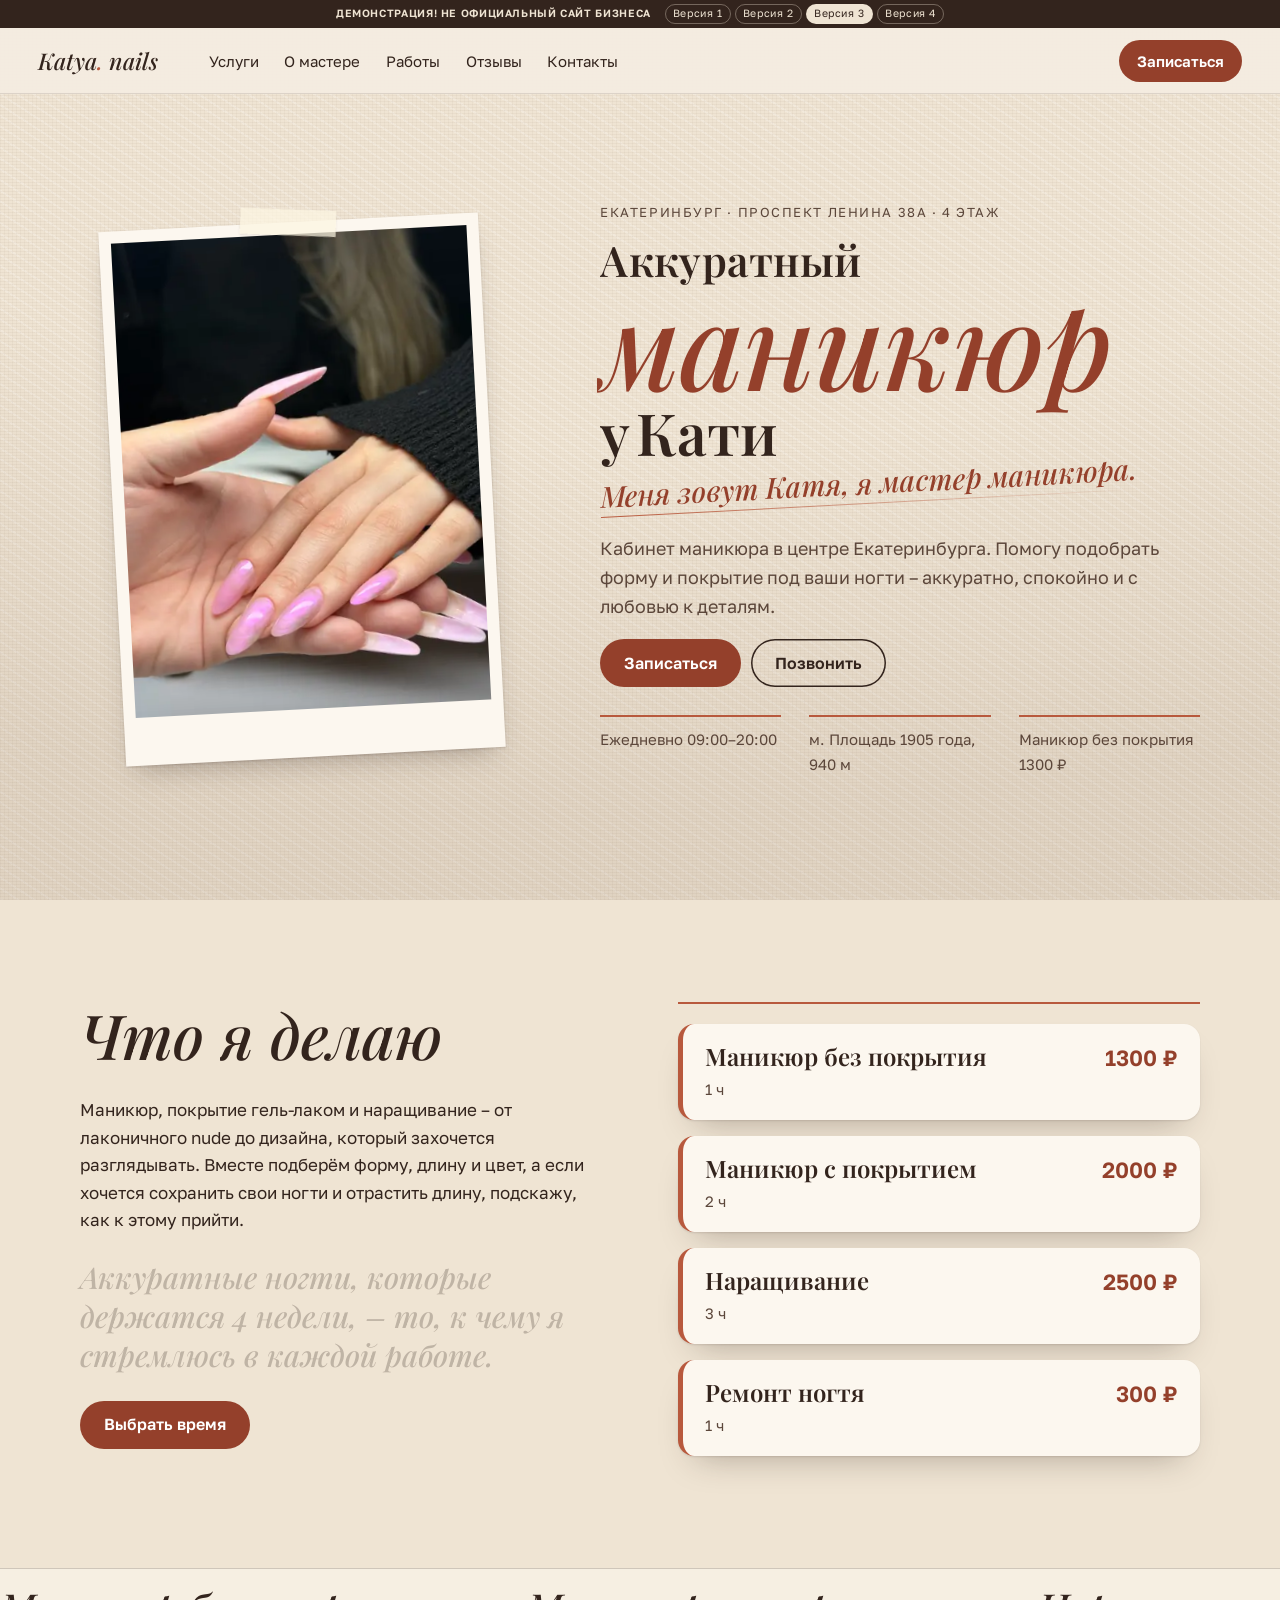
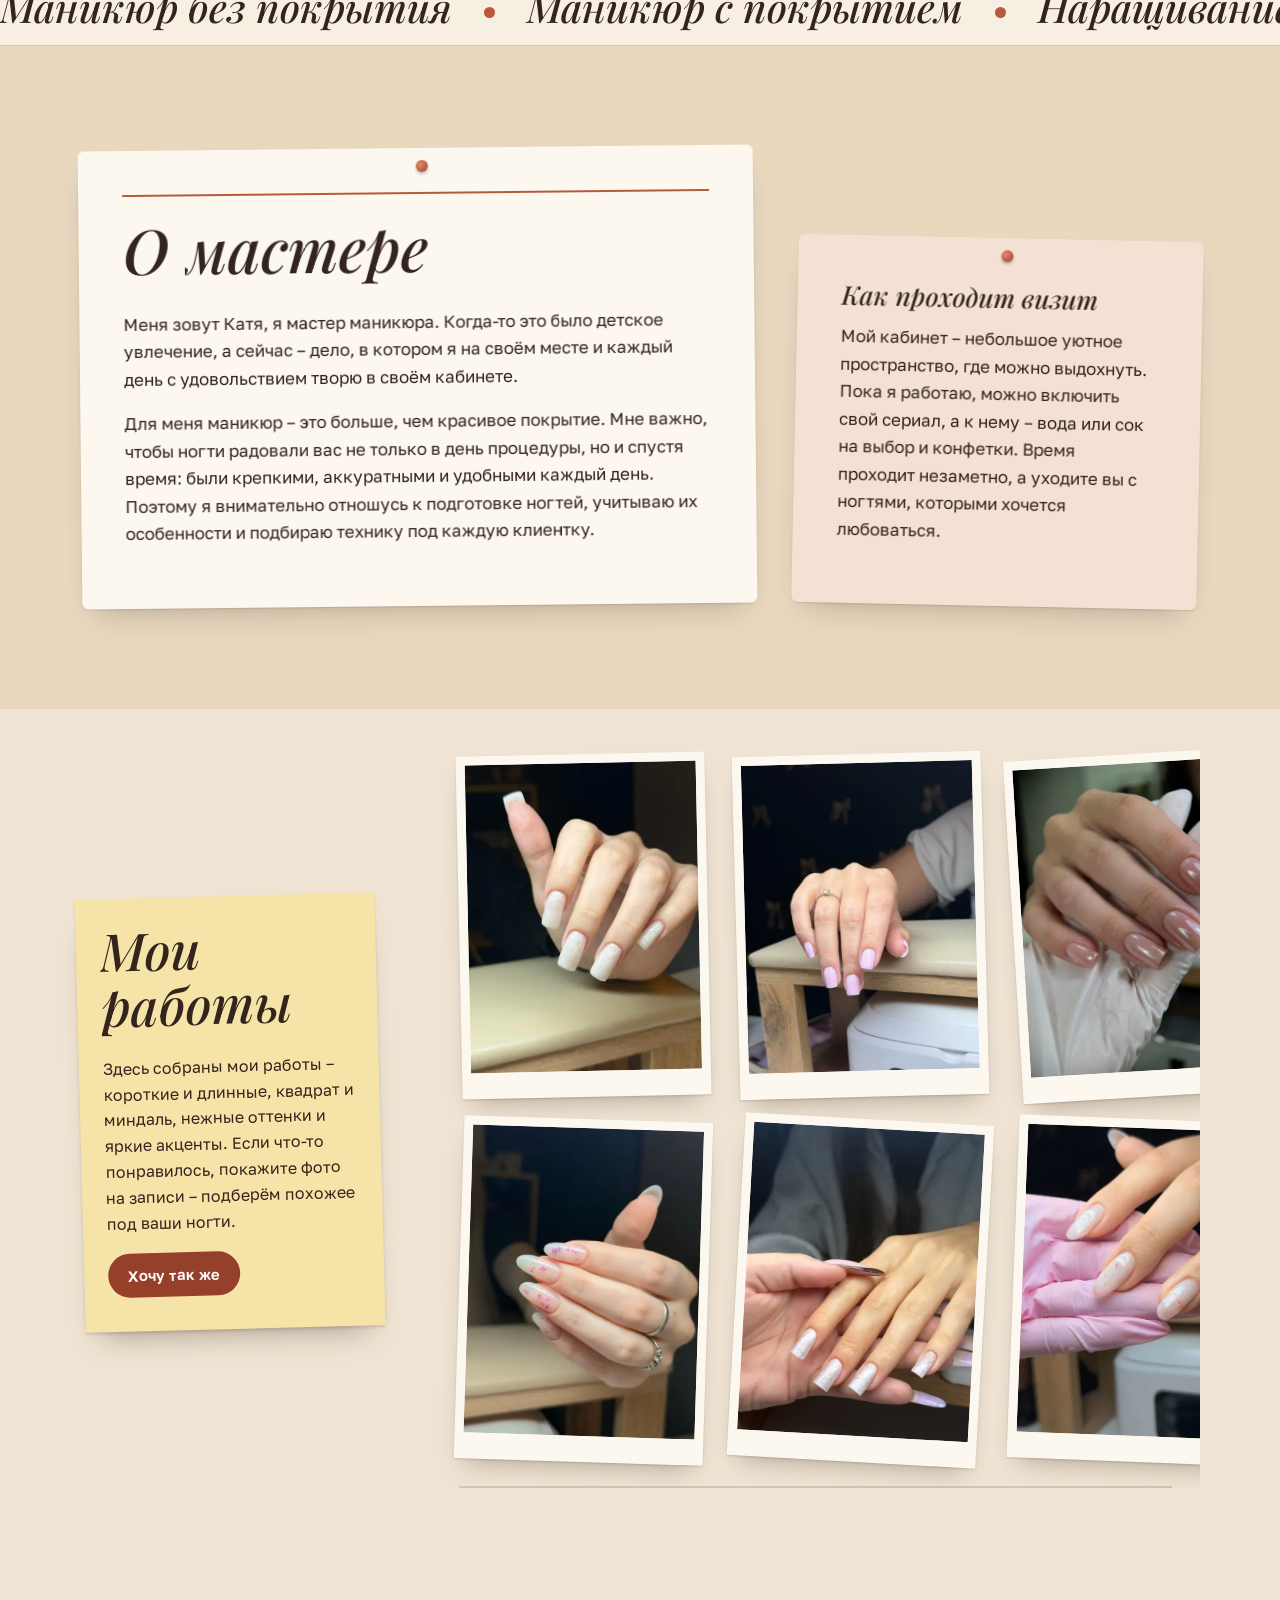
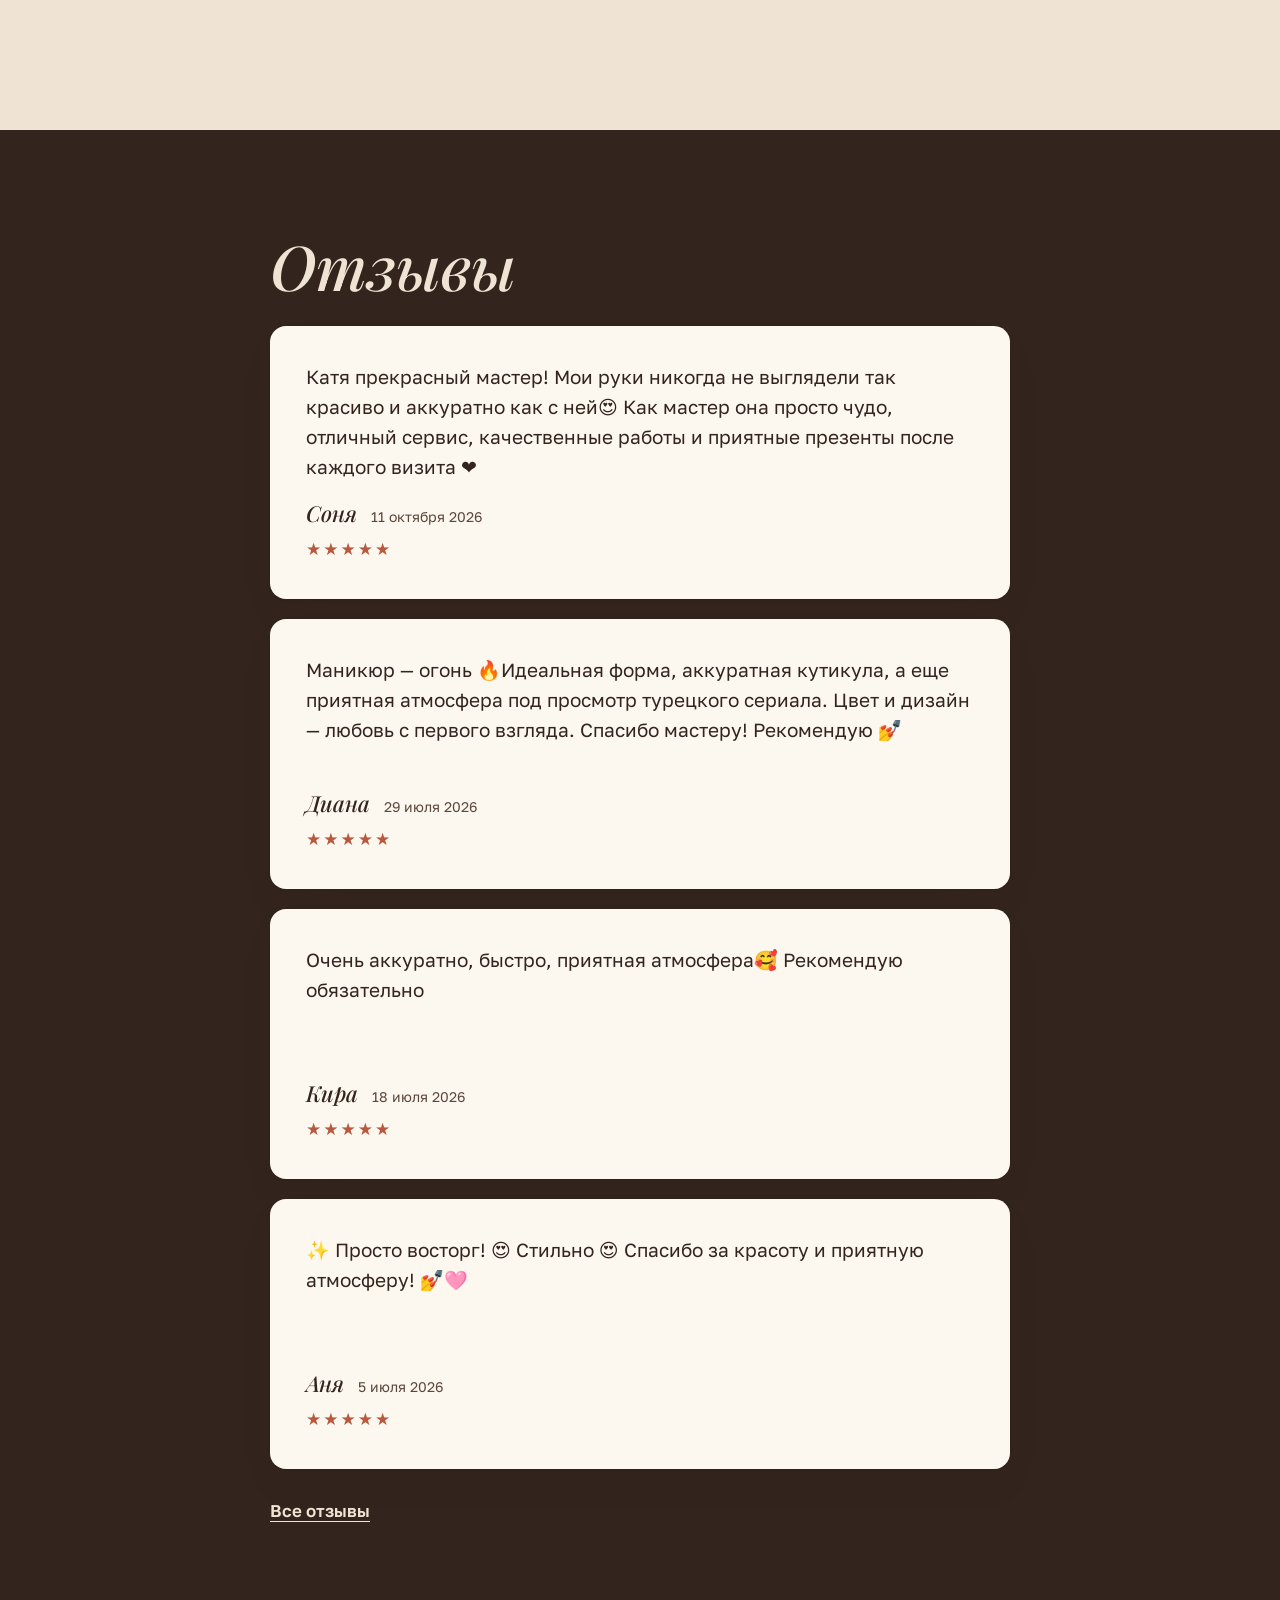
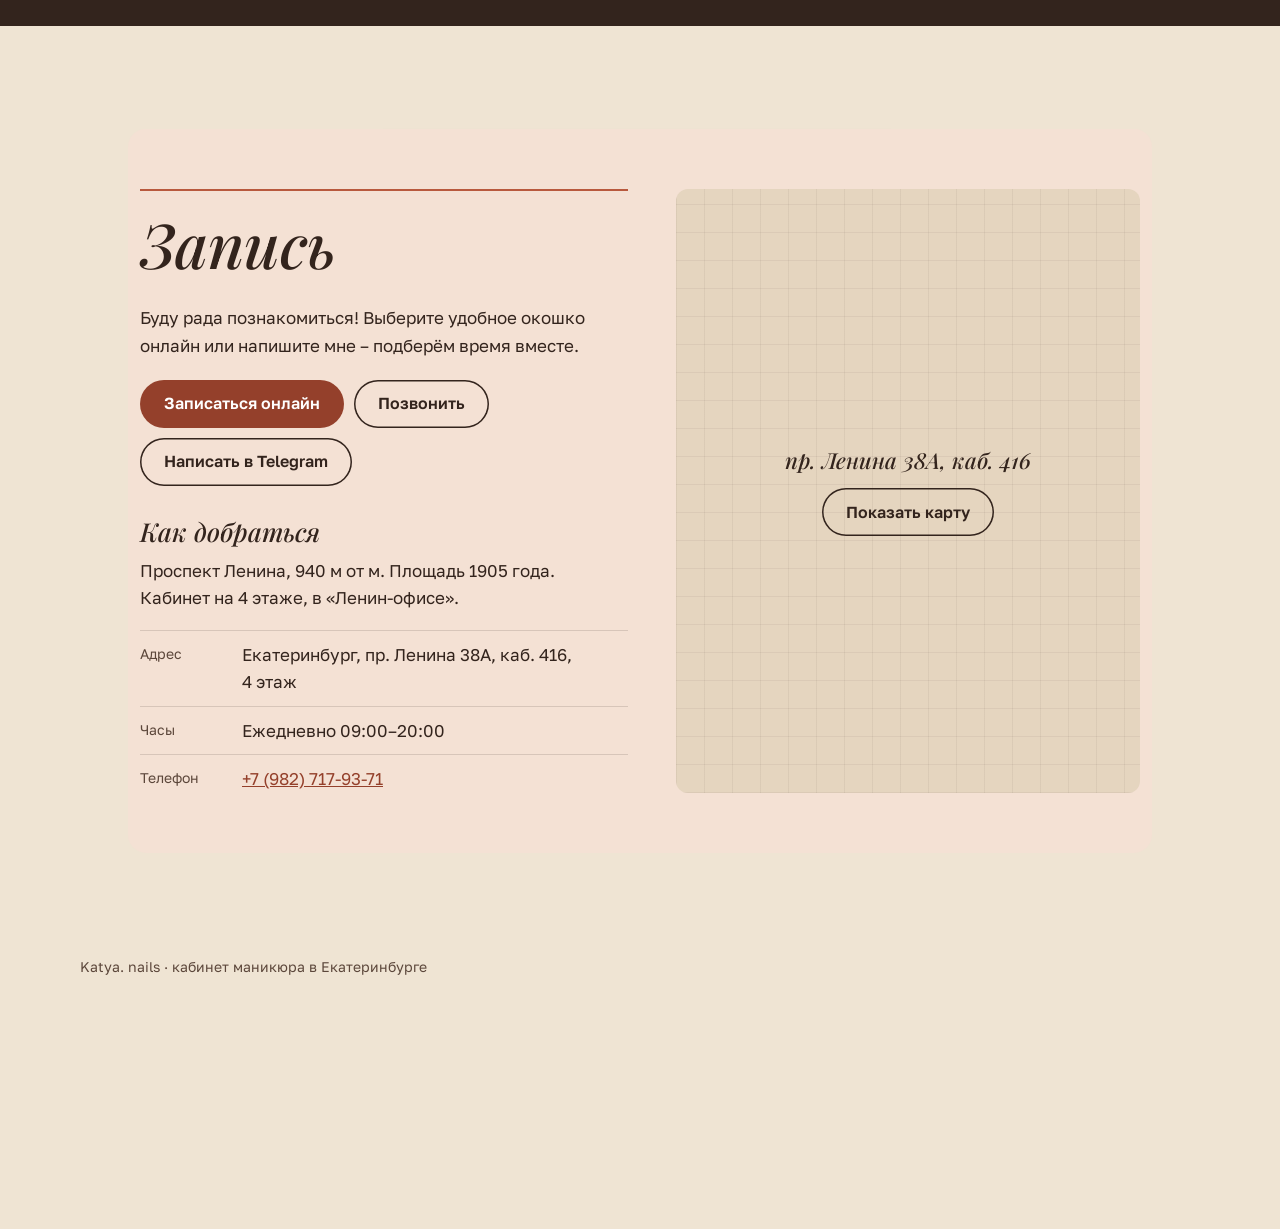
<file: v3/index.html>
<!DOCTYPE html>
<html lang="ru">
<head>
<meta charset="utf-8">
<meta name="viewport" content="width=device-width, initial-scale=1.0">
<meta name="robots" content="noindex, nofollow">
<title>Маникюр в Екатеринбурге · Katya. nails</title>
<meta name="description"
  content="Katya. nails · кабинет маникюра мастера Кати в центре Екатеринбурга: маникюр, гель-лак, наращивание. Проспект Ленина 38А, каб. 416, запись онлайн.">
<meta name="theme-color" content="#33241d">

<link rel="icon" sizes="any" href="logos/favicon.ico">
<link rel="icon" type="image/png" sizes="32x32" href="logos/favicon-32x32.png">
<link rel="apple-touch-icon" sizes="180x180" href="logos/apple-touch-icon.png">
<link rel="preload" href="fonts/playfair-i500.woff2" as="font" type="font/woff2" crossorigin>
<link rel="preload" href="fonts/golos-400.woff2" as="font" type="font/woff2" crossorigin>
<link rel="stylesheet" href="css/fonts.css">
<link rel="stylesheet" href="css/styles.css">
<script>(function(h){if(window.matchMedia&&matchMedia('(prefers-reduced-motion: no-preference)').matches){h.classList.add('m-on');setTimeout(function(){if(!h.classList.contains('m-ready'))h.classList.remove('m-on')},2500)}})(document.documentElement)</script>
</head>
<body>
<div class="bg" aria-hidden="true"></div><div class="spot" aria-hidden="true"></div>
<div class="top">
  <div class="strip">
    <p>ДЕМОНСТРАЦИЯ! НЕ ОФИЦИАЛЬНЫЙ САЙТ БИЗНЕСА</p>
    <nav class="vs" aria-label="Версии сайта"><span class="vs-l" aria-hidden="true">Версии:</span><a href="../"><span class="vs-w">Версия </span>1</a><a href="../v2/"><span class="vs-w">Версия </span>2</a><a href="./" aria-current="page"><span class="vs-w">Версия </span>3</a><a href="../v4/"><span class="vs-w">Версия </span>4</a></nav>
  </div>
  <header class="hdr">
    <a class="sign" href="#top">Katya<i>.</i> nails</a>
    <nav class="nav" aria-label="Разделы"><ul><li><a href="#services">Услуги</a></li><li><a href="#about">О мастере</a></li><li><a href="#works">Работы</a></li><li><a href="#reviews">Отзывы</a></li><li><a href="#contacts">Контакты</a></li></ul></nav>
    <a class="btn btn-hdr" href="https://dikidi.net/1936155" target="_blank" rel="noopener">Записаться</a>
    <details class="menu">
      <summary aria-label="Меню"><span class="burger" aria-hidden="true"><i></i><i></i><i></i></span></summary>
      <nav class="menu-panel" aria-label="Разделы, меню"><ul><li><a href="#services">Услуги</a></li><li><a href="#about">О мастере</a></li><li><a href="#works">Работы</a></li><li><a href="#reviews">Отзывы</a></li><li><a href="#contacts">Контакты</a></li></ul></nav>
    </details>
  </header>
</div>
<div class="spacer" id="top"></div>
<main>
  <section class="hero" data-hero aria-labelledby="h1">
    <div class="hero-in">
      <div class="hero-txt">
        <p class="brow">Екатеринбург <span aria-hidden="true">·</span> проспект Ленина 38А <span aria-hidden="true">·</span> 4&nbsp;этаж</p>
        <h1 id="h1" data-words><span class="h-a">Аккуратный</span> <span class="h-b">маникюр</span> <span class="h-c">у Кати</span></h1>
        <p class="hand"><span>Меня зовут Катя, я мастер маникюра.</span></p>
        <p class="lead">Кабинет маникюра в центре Екатеринбурга. Помогу подобрать форму и покрытие под ваши ногти – аккуратно, спокойно и с любовью к деталям.</p>
        <p class="cta"><a class="btn" href="https://dikidi.net/1936155" target="_blank" rel="noopener">Записаться</a><a class="btn btn-line" href="tel:+79827179371">Позвонить</a></p>
      </div>
      <figure class="hero-pol"><div class="tilt" data-tilt><div class="pol pol-hero" style="--r:-3deg"><img src="img/work-16-s.webp" srcset="img/work-16-s.webp 480w, img/work-16-l.webp 768w" sizes="(min-width:900px) 380px, 72vw" width="480" height="640" alt="Длинные миндальные розовые полупрозрачные ногти" fetchpriority="high" decoding="async"><span class="tape" aria-hidden="true"></span></div></div></figure>
      <ul class="facts" data-stagger>
        <li><span class="fl" aria-hidden="true"></span>Ежедневно 09:00–20:00</li>
        <li><span class="fl" aria-hidden="true"></span>м. Площадь 1905&nbsp;года, 940&nbsp;м</li>
        <li><span class="fl" aria-hidden="true"></span>Маникюр без покрытия 1300&nbsp;₽</li>
      </ul>
    </div>
  </section>

  <section class="sec services" id="services" aria-labelledby="h-svc">
    <div class="wrap svc-in">
      <div class="svc-copy">
        <h2 id="h-svc" data-words>Что я делаю</h2>
        <p data-rv="up">Маникюр, покрытие гель-лаком и наращивание – от лаконичного nude до дизайна, который захочется разглядывать. Вместе подберём форму, длину и цвет, а если хочется сохранить свои ногти и отрастить длину, подскажу, как к этому прийти.</p>
        <p class="motto" data-lit>Аккуратные ногти, которые держатся 4 недели, – то, к чему я стремлюсь в каждой работе.</p>
        <p data-rv="up"><a class="btn" href="https://dikidi.net/1936155" target="_blank" rel="noopener">Выбрать время</a></p>
      </div>
      <div class="svc-list" data-lead>
        <span class="rule" aria-hidden="true"></span>
        <ul class="row stack" data-stack>
          <li class="card svc" style="--i:0"><h3>Маникюр без покрытия</h3><p class="price">1300 ₽</p><p class="dur">1 ч</p></li>
          <li class="card svc" style="--i:1"><h3>Маникюр с покрытием</h3><p class="price">2000 ₽</p><p class="dur">2 ч</p></li>
          <li class="card svc" style="--i:2"><h3>Наращивание</h3><p class="price">2500 ₽</p><p class="dur">3 ч</p></li>
          <li class="card svc" style="--i:3"><h3>Ремонт ногтя</h3><p class="price">300 ₽</p><p class="dur">1 ч</p></li>
        </ul>
      </div>
    </div>
  </section>

  <div class="run" aria-hidden="true"><div class="run-t"><span>Маникюр без покрытия <span class="dot"></span> Маникюр с покрытием <span class="dot"></span> Наращивание <span class="dot"></span> Ремонт ногтя <span class="dot"></span>&nbsp;</span><span>Маникюр без покрытия <span class="dot"></span> Маникюр с покрытием <span class="dot"></span> Наращивание <span class="dot"></span> Ремонт ногтя <span class="dot"></span>&nbsp;</span></div></div>

  <section class="sec about" id="about" aria-labelledby="h-about" data-tone="sand">
    <div class="wrap about-in">
      <div class="note-a paper" data-lead>
        <span class="rule" aria-hidden="true"></span>
        <div class="row">
          <h2 id="h-about" data-words>О мастере</h2>
          <p>Меня зовут Катя, я мастер маникюра. Когда-то это было детское увлечение, а сейчас – дело, в котором я на своём месте и каждый день с удовольствием творю в своём кабинете.</p>
          <p>Для меня маникюр – это больше, чем красивое покрытие. Мне важно, чтобы ногти радовали вас не только в день процедуры, но и спустя время: были крепкими, аккуратными и удобными каждый день. Поэтому я внимательно отношусь к подготовке ногтей, учитываю их особенности и подбираю технику под каждую клиентку.</p>
        </div>
      </div>
      <div class="note-b paper" data-rv="up">
        <h3>Как проходит визит</h3>
        <p>Мой кабинет – небольшое уютное пространство, где можно выдохнуть. Пока я работаю, можно включить свой сериал, а к нему – вода или сок на выбор и конфетки. Время проходит незаметно, а уходите вы с ногтями, которыми хочется любоваться.</p>
      </div>
    </div>
  </section>

  <section class="sec works" id="works" aria-labelledby="h-works" data-lane>
    <div class="lane-view">
      <div class="wrap works-in">
        <div class="post" data-rv="up">
          <h2 id="h-works" data-words>Мои работы</h2>
          <p>Здесь собраны мои работы – короткие и длинные, квадрат и миндаль, нежные оттенки и яркие акценты. Если что-то понравилось, покажите фото на записи – подберём похожее под ваши ногти.</p>
          <p><a class="btn btn-sm" href="https://dikidi.net/1936155" target="_blank" rel="noopener">Хочу так же</a></p>
        </div>
        <div class="lane-clip">
          <div class="lane-track">
        <figure class="pol w2" data-rv="pin" style="--r:-1.2deg;--i:0"><div class="cur" data-rv="curtain"><img src="img/work-03-s.webp" srcset="img/work-03-s.webp 480w, img/work-03-l.webp 900w" sizes="(min-width:900px) 210px, 92vw" width="480" height="640" alt="Длинные квадратные молочные ногти" loading="lazy" decoding="async"></div></figure>
        <figure class="pol" data-rv="pin" style="--r:1.8deg;--i:1"><div class="cur" data-rv="curtain"><img src="img/work-12-s.webp" srcset="img/work-12-s.webp 480w, img/work-12-l.webp 900w" sizes="(min-width:900px) 210px, (min-width:600px) 31vw, 46vw" width="480" height="640" alt="Длинные миндальные молочные ногти с розовыми цветочками" loading="lazy" decoding="async"></div></figure>
        <figure class="pol" data-rv="pin" style="--r:-1.5deg;--i:2"><div class="cur" data-rv="curtain"><img src="img/work-08-s.webp" srcset="img/work-08-s.webp 480w, img/work-08-l.webp 900w" sizes="(min-width:900px) 210px, (min-width:600px) 31vw, 46vw" width="480" height="640" alt="Короткие квадратные светло-розовые ногти" loading="lazy" decoding="async"></div></figure>
        <figure class="pol" data-rv="pin" style="--r:3.2deg;--i:3"><div class="cur" data-rv="curtain"><img src="img/work-19-s.webp" srcset="img/work-19-s.webp 480w, img/work-19-l.webp 768w" sizes="(min-width:900px) 210px, (min-width:600px) 31vw, 46vw" width="480" height="640" alt="Квадратные белые ногти с мраморной фольгой" loading="lazy" decoding="async"></div></figure>
        <figure class="pol" data-rv="pin" style="--r:-3.5deg;--i:0"><div class="cur" data-rv="curtain"><img src="img/work-05-s.webp" srcset="img/work-05-s.webp 480w, img/work-05-l.webp 900w" sizes="(min-width:900px) 210px, (min-width:600px) 31vw, 46vw" width="480" height="632" alt="Короткие квадратные глянцевые nude ногти" loading="lazy" decoding="async"></div></figure>
        <figure class="pol" data-rv="pin" style="--r:2.2deg;--i:1"><div class="cur" data-rv="curtain"><img src="img/work-15-s.webp" srcset="img/work-15-s.webp 480w, img/work-15-l.webp 900w" sizes="(min-width:900px) 210px, (min-width:600px) 31vw, 46vw" width="480" height="640" alt="Длинные миндальные молочные ногти с розовыми акцентами" loading="lazy" decoding="async"></div></figure>
        <figure class="pol" data-rv="pin" style="--r:-1.8deg;--i:2"><div class="cur" data-rv="curtain"><img src="img/work-01-s.webp" srcset="img/work-01-s.webp 480w, img/work-01-l.webp 900w" sizes="(min-width:900px) 210px, (min-width:600px) 31vw, 46vw" width="480" height="640" alt="Короткие квадратные молочно-розовые ногти с белой волнистой линией" loading="lazy" decoding="async"></div></figure>
        <figure class="pol" data-rv="pin" style="--r:2.8deg;--i:3"><div class="cur" data-rv="curtain"><img src="img/work-17-s.webp" srcset="img/work-17-s.webp 480w, img/work-17-l.webp 768w" sizes="(min-width:900px) 210px, (min-width:600px) 31vw, 46vw" width="480" height="640" alt="Квадратные тёмно-синие ногти с глиттером" loading="lazy" decoding="async"></div></figure>
        <figure class="pol" data-rv="pin" style="--r:-3deg;--i:0"><div class="cur" data-rv="curtain"><img src="img/work-10-s.webp" srcset="img/work-10-s.webp 480w, img/work-10-l.webp 900w" sizes="(min-width:900px) 210px, (min-width:600px) 31vw, 46vw" width="480" height="640" alt="Квадратные светло-розовые ногти" loading="lazy" decoding="async"></div></figure>
        <figure class="pol" data-rv="pin" style="--r:1.5deg;--i:1"><div class="cur" data-rv="curtain"><img src="img/work-07-s.webp" srcset="img/work-07-s.webp 480w, img/work-07-l.webp 900w" sizes="(min-width:900px) 210px, (min-width:600px) 31vw, 46vw" width="480" height="640" alt="Длинные миндальные ногти nude-taupe" loading="lazy" decoding="async"></div></figure>
        <figure class="pol w3" data-rv="pin" style="--r:-2.2deg;--i:2"><div class="cur" data-rv="curtain"><img src="img/work-04-s.webp" srcset="img/work-04-s.webp 480w, img/work-04-l.webp 900w" sizes="(min-width:900px) 210px, 62vw" width="480" height="640" alt="Миндальные ногти с розовыми цветочками на прозрачной базе" loading="lazy" decoding="async"></div></figure>
        <figure class="pol" data-rv="pin" style="--r:3.6deg;--i:3"><div class="cur" data-rv="curtain"><img src="img/work-20-s.webp" srcset="img/work-20-s.webp 480w, img/work-20-l.webp 768w" sizes="(min-width:900px) 210px, (min-width:600px) 31vw, 46vw" width="480" height="640" alt="Квадратные бледно-розовые ногти с шиммером" loading="lazy" decoding="async"></div></figure>
        <figure class="pol" data-rv="pin" style="--r:-1.6deg;--i:0"><div class="cur" data-rv="curtain"><img src="img/work-13-s.webp" srcset="img/work-13-s.webp 480w, img/work-13-l.webp 900w" sizes="(min-width:900px) 210px, (min-width:600px) 31vw, 46vw" width="480" height="640" alt="Длинные миндальные nude ногти, глянец" loading="lazy" decoding="async"></div></figure>
        <figure class="pol" data-rv="pin" style="--r:2.4deg;--i:1"><div class="cur" data-rv="curtain"><img src="img/work-02-s.webp" srcset="img/work-02-s.webp 480w, img/work-02-l.webp 900w" sizes="(min-width:900px) 210px, (min-width:600px) 31vw, 46vw" width="480" height="640" alt="Короткие глянцевые nude-розовые ногти" loading="lazy" decoding="async"></div></figure>
        <figure class="pol" data-rv="pin" style="--r:-3.2deg;--i:2"><div class="cur" data-rv="curtain"><img src="img/work-09-s.webp" srcset="img/work-09-s.webp 480w, img/work-09-l.webp 900w" sizes="(min-width:900px) 210px, (min-width:600px) 31vw, 46vw" width="480" height="640" alt="Taupe «кошачий глаз» и френч" loading="lazy" decoding="async"></div></figure>
        <figure class="pol" data-rv="pin" style="--r:1.7deg;--i:3"><div class="cur" data-rv="curtain"><img src="img/work-18-s.webp" srcset="img/work-18-s.webp 480w, img/work-18-l.webp 768w" sizes="(min-width:900px) 210px, (min-width:600px) 31vw, 46vw" width="480" height="640" alt="Квадратные глянцевые розовые ногти" loading="lazy" decoding="async"></div></figure>
        <figure class="pol" data-rv="pin" style="--r:-2.6deg;--i:0"><div class="cur" data-rv="curtain"><img src="img/work-11-s.webp" srcset="img/work-11-s.webp 480w, img/work-11-l.webp 900w" sizes="(min-width:900px) 210px, (min-width:600px) 31vw, 46vw" width="480" height="639" alt="Короткие квадратные глянцевые nude ногти" loading="lazy" decoding="async"></div></figure>
        <figure class="pol" data-rv="pin" style="--r:3deg;--i:1"><div class="cur" data-rv="curtain"><img src="img/work-06-s.webp" srcset="img/work-06-s.webp 480w, img/work-06-l.webp 817w" sizes="(min-width:900px) 210px, (min-width:600px) 31vw, 46vw" width="480" height="752" alt="Короткие светло-розовые ногти" loading="lazy" decoding="async"></div></figure>
        <figure class="pol" data-rv="pin" style="--r:-2deg;--i:2"><div class="cur" data-rv="curtain"><img src="img/work-14-s.webp" srcset="img/work-14-s.webp 480w, img/work-14-l.webp 900w" sizes="(min-width:900px) 210px, (min-width:600px) 31vw, 46vw" width="480" height="640" alt="Короткие taupe ногти «кошачий глаз»" loading="lazy" decoding="async"></div></figure>
          </div>
          <div class="lane-bar" aria-hidden="true"><i></i></div>
        </div>
      </div>
    </div>
  </section>

  <section class="sec reviews" id="reviews" aria-labelledby="h-rev" data-tone="cocoa">
    <div class="wrap rev-in">
      <h2 id="h-rev" data-words>Отзывы</h2>
      <ul class="stack rv-stack" data-stack>
        <li class="card rv" style="--i:0"><blockquote class="q">Катя прекрасный мастер! Мои руки никогда не выглядели так красиво и аккуратно как с ней😍 Как мастер она просто чудо, отличный сервис, качественные работы и приятные презенты после каждого визита ❤️</blockquote><footer class="rv-by"><b>Соня</b><span>11 октября 2026</span></footer><p class="stars" aria-label="Оценка 5 из 5"><span aria-hidden="true">★★★★★</span></p></li>
        <li class="card rv" style="--i:1"><blockquote class="q">Маникюр — огонь 🔥Идеальная форма, аккуратная кутикула, а еще приятная атмосфера под просмотр турецкого сериала. Цвет и дизайн — любовь с первого взгляда. Спасибо мастеру! Рекомендую 💅</blockquote><footer class="rv-by"><b>Диана</b><span>29 июля 2026</span></footer><p class="stars" aria-label="Оценка 5 из 5"><span aria-hidden="true">★★★★★</span></p></li>
        <li class="card rv" style="--i:2"><blockquote class="q">Очень аккуратно, быстро, приятная атмосфера🥰 Рекомендую обязательно</blockquote><footer class="rv-by"><b>Кира</b><span>18 июля 2026</span></footer><p class="stars" aria-label="Оценка 5 из 5"><span aria-hidden="true">★★★★★</span></p></li>
        <li class="card rv" style="--i:3"><blockquote class="q">✨ Просто восторг! 😍 Стильно 😍 Спасибо за красоту и приятную атмосферу! 💅🩷</blockquote><footer class="rv-by"><b>Аня</b><span>5 июля 2026</span></footer><p class="stars" aria-label="Оценка 5 из 5"><span aria-hidden="true">★★★★★</span></p></li>
      </ul>
      <p class="all"><a href="https://dikidi.net/1936155?p=1.pi-pr&amp;o=8" target="_blank" rel="noopener">Все отзывы</a></p>
    </div>
  </section>

  <section class="sec contacts" id="contacts" aria-labelledby="h-con">
    <div class="wrap">
      <div class="panel" data-panel>
        <div class="con-grid">
          <div class="con-txt" data-lead>
            <span class="rule" aria-hidden="true"></span>
            <div class="row">
              <h2 id="h-con">Запись</h2>
              <p>Буду рада познакомиться! Выберите удобное окошко онлайн или напишите мне – подберём время вместе.</p>
              <p class="con-btns"><a class="btn" href="https://dikidi.net/1936155" target="_blank" rel="noopener">Записаться онлайн</a><a class="btn btn-line" href="tel:+79827179371">Позвонить</a><a class="btn btn-line" href="https://t.me/kkkatyp" target="_blank" rel="noopener">Написать в Telegram</a></p>
              <h3>Как добраться</h3>
              <p>Проспект Ленина, 940 м от м. Площадь 1905 года. Кабинет на 4 этаже, в «Ленин-офисе».</p>
              <dl class="nap">
                <div><dt>Адрес</dt><dd>Екатеринбург, пр. Ленина 38А, каб. 416, 4&nbsp;этаж</dd></div>
                <div><dt>Часы</dt><dd>Ежедневно 09:00–20:00</dd></div>
                <div><dt>Телефон</dt><dd><a href="tel:+79827179371">+7 (982) 717-93-71</a></dd></div>
              </dl>
            </div>
          </div>
          <div class="map">
            <p class="map-addr">пр. Ленина 38А, каб. 416</p>
            <a class="btn btn-line" href="https://yandex.ru/maps/?pt=60.611226,56.838491&amp;z=17&amp;l=map" target="_blank" rel="noopener" data-map="https://yandex.ru/map-widget/v1/?ll=60.611226%2C56.838491&amp;z=17&amp;pt=60.611226%2C56.838491%2Cpm2rdm&amp;lang=ru_RU" data-title="Katya. nails на карте">Показать карту</a>
          </div>
        </div>
      </div>
    </div>
  </section>
</main>
<footer class="foot"><div class="wrap"><p>Katya. nails <span aria-hidden="true">·</span> кабинет маникюра в Екатеринбурге</p></div></footer>
<script src="js/motion.js" defer></script>
</body>
</html>
</file>
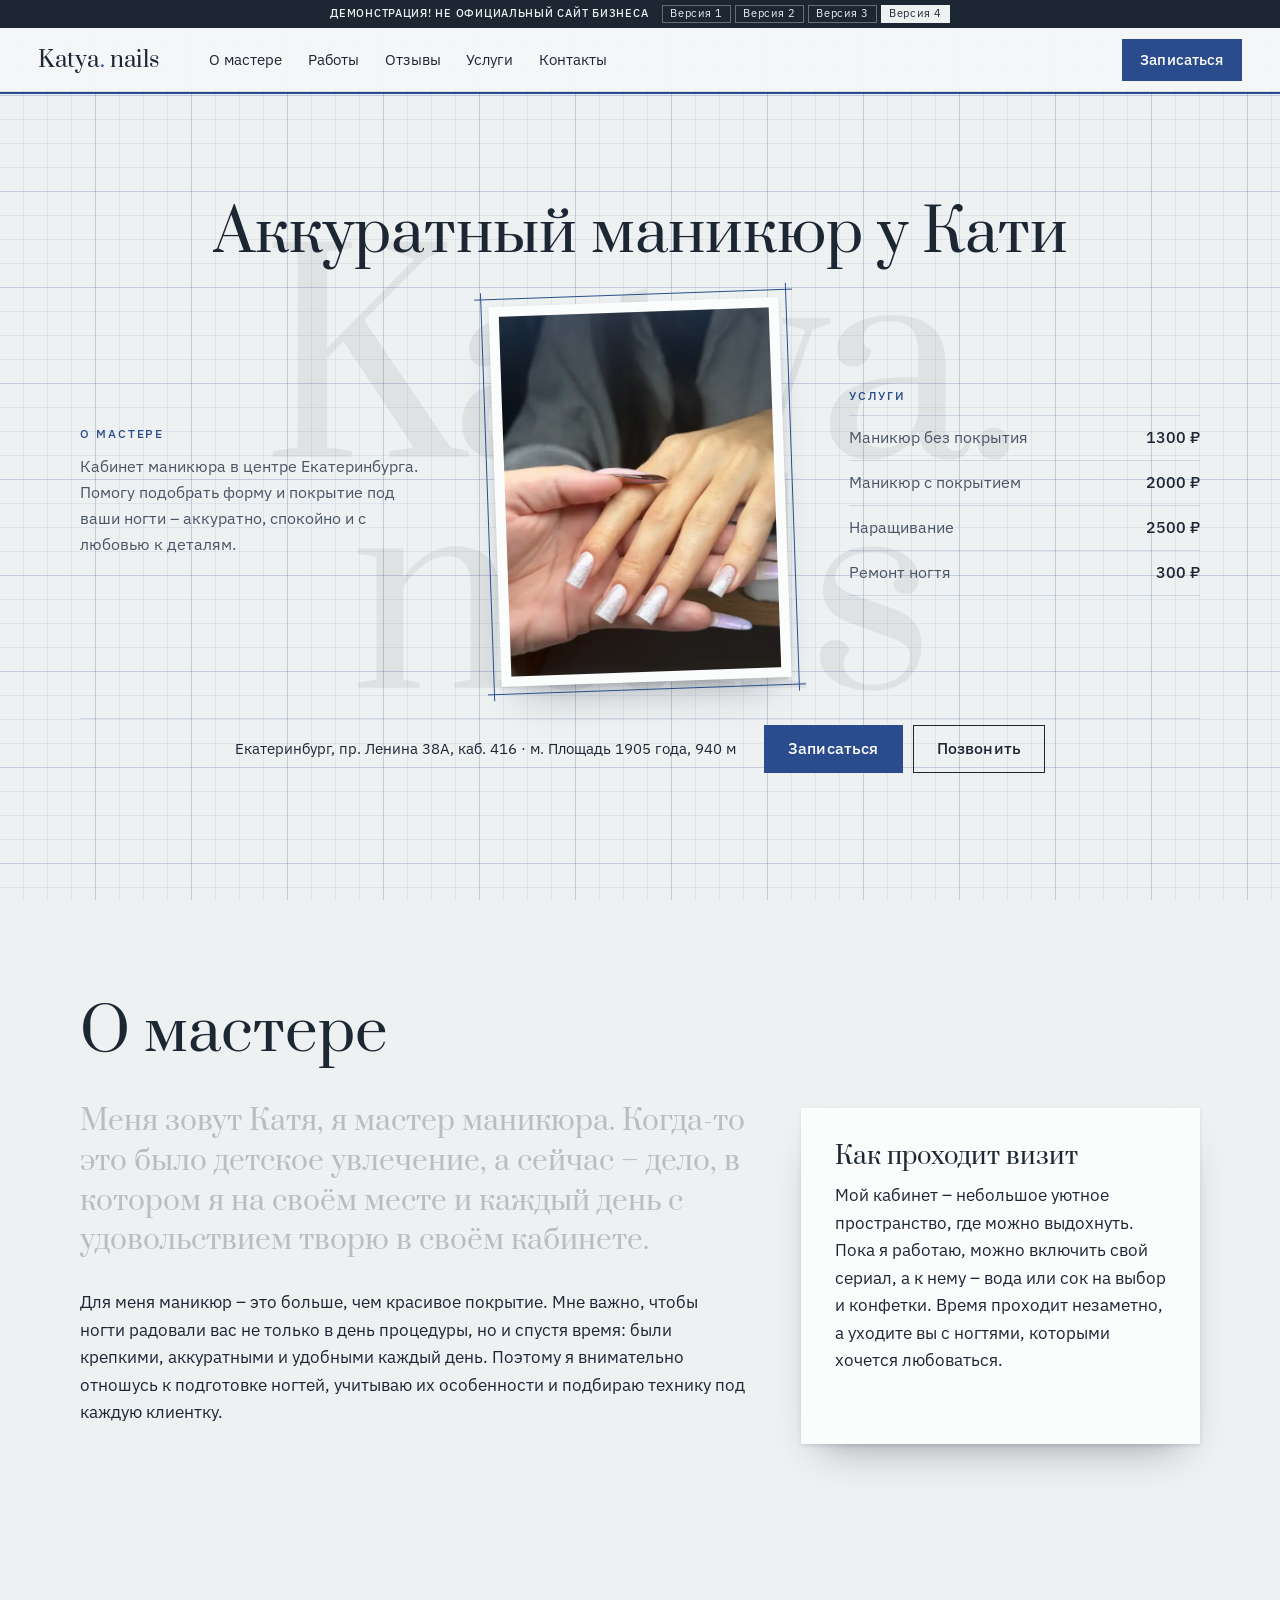
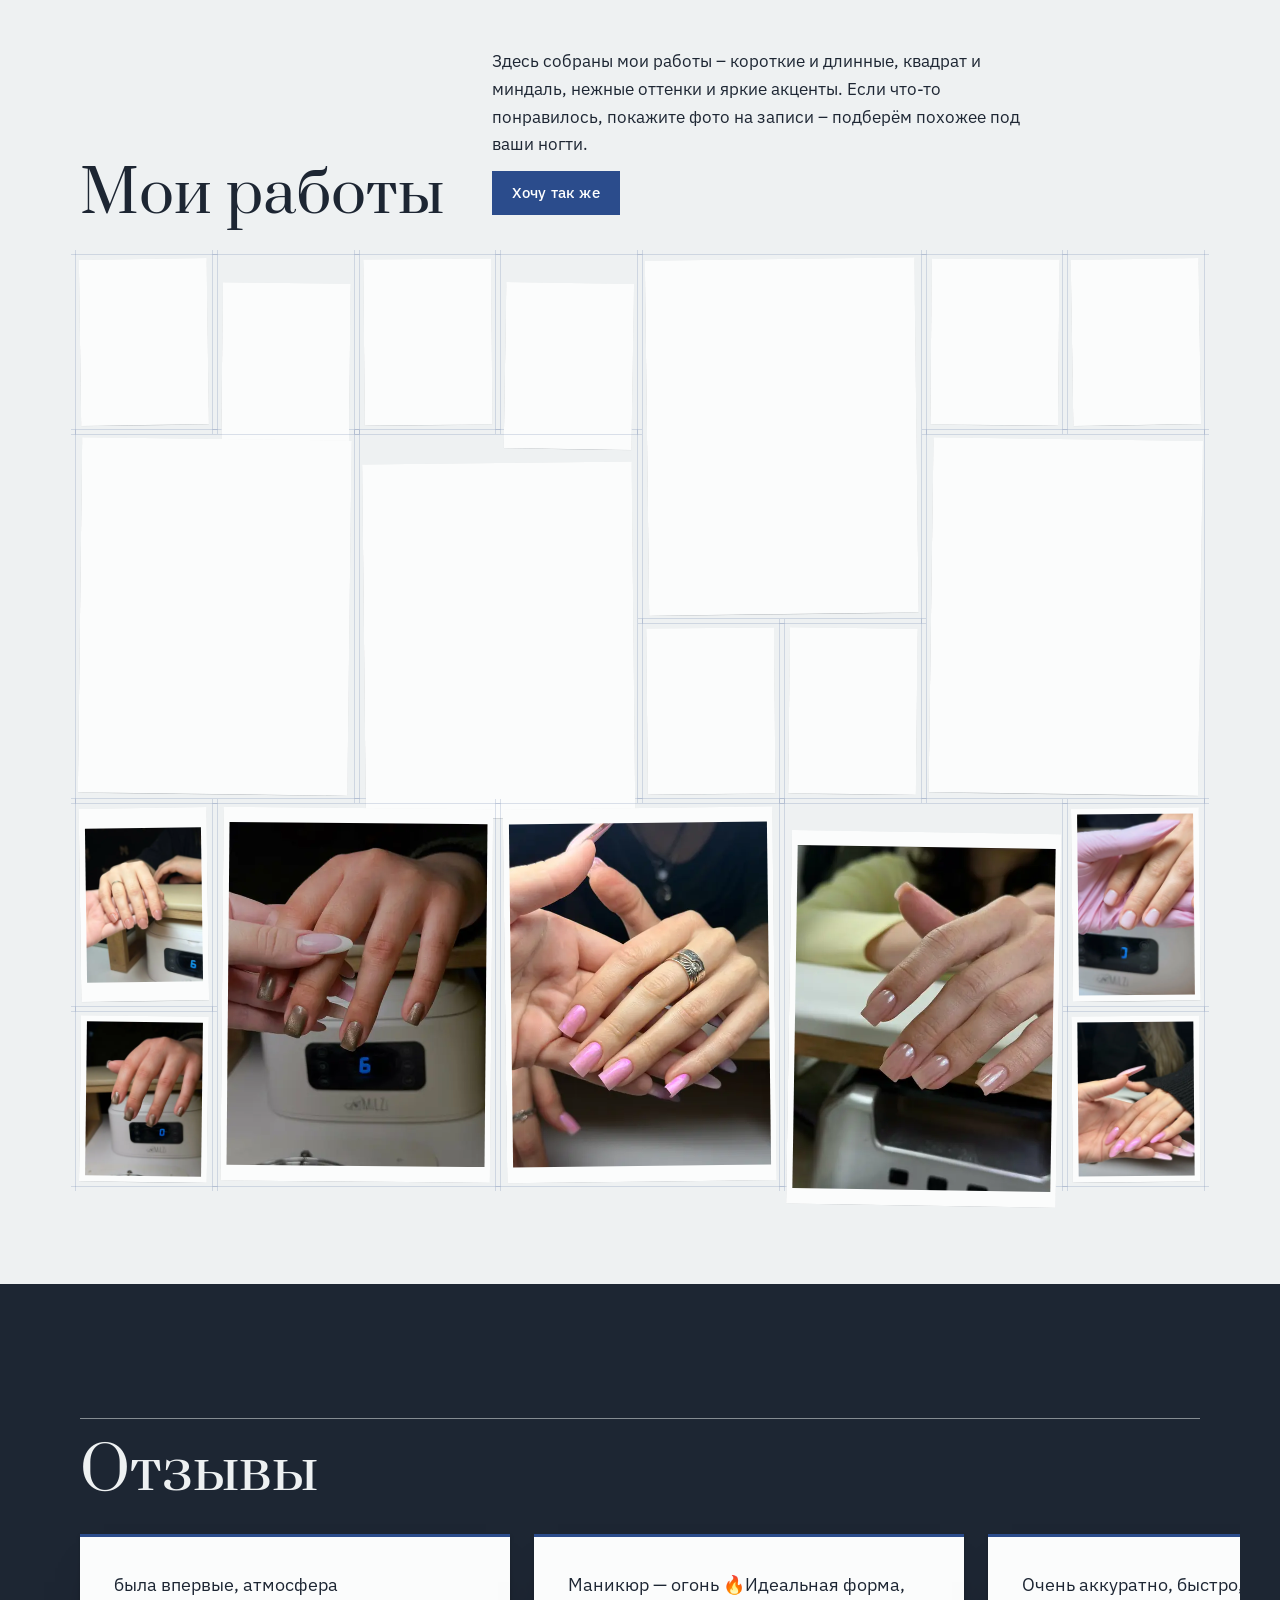
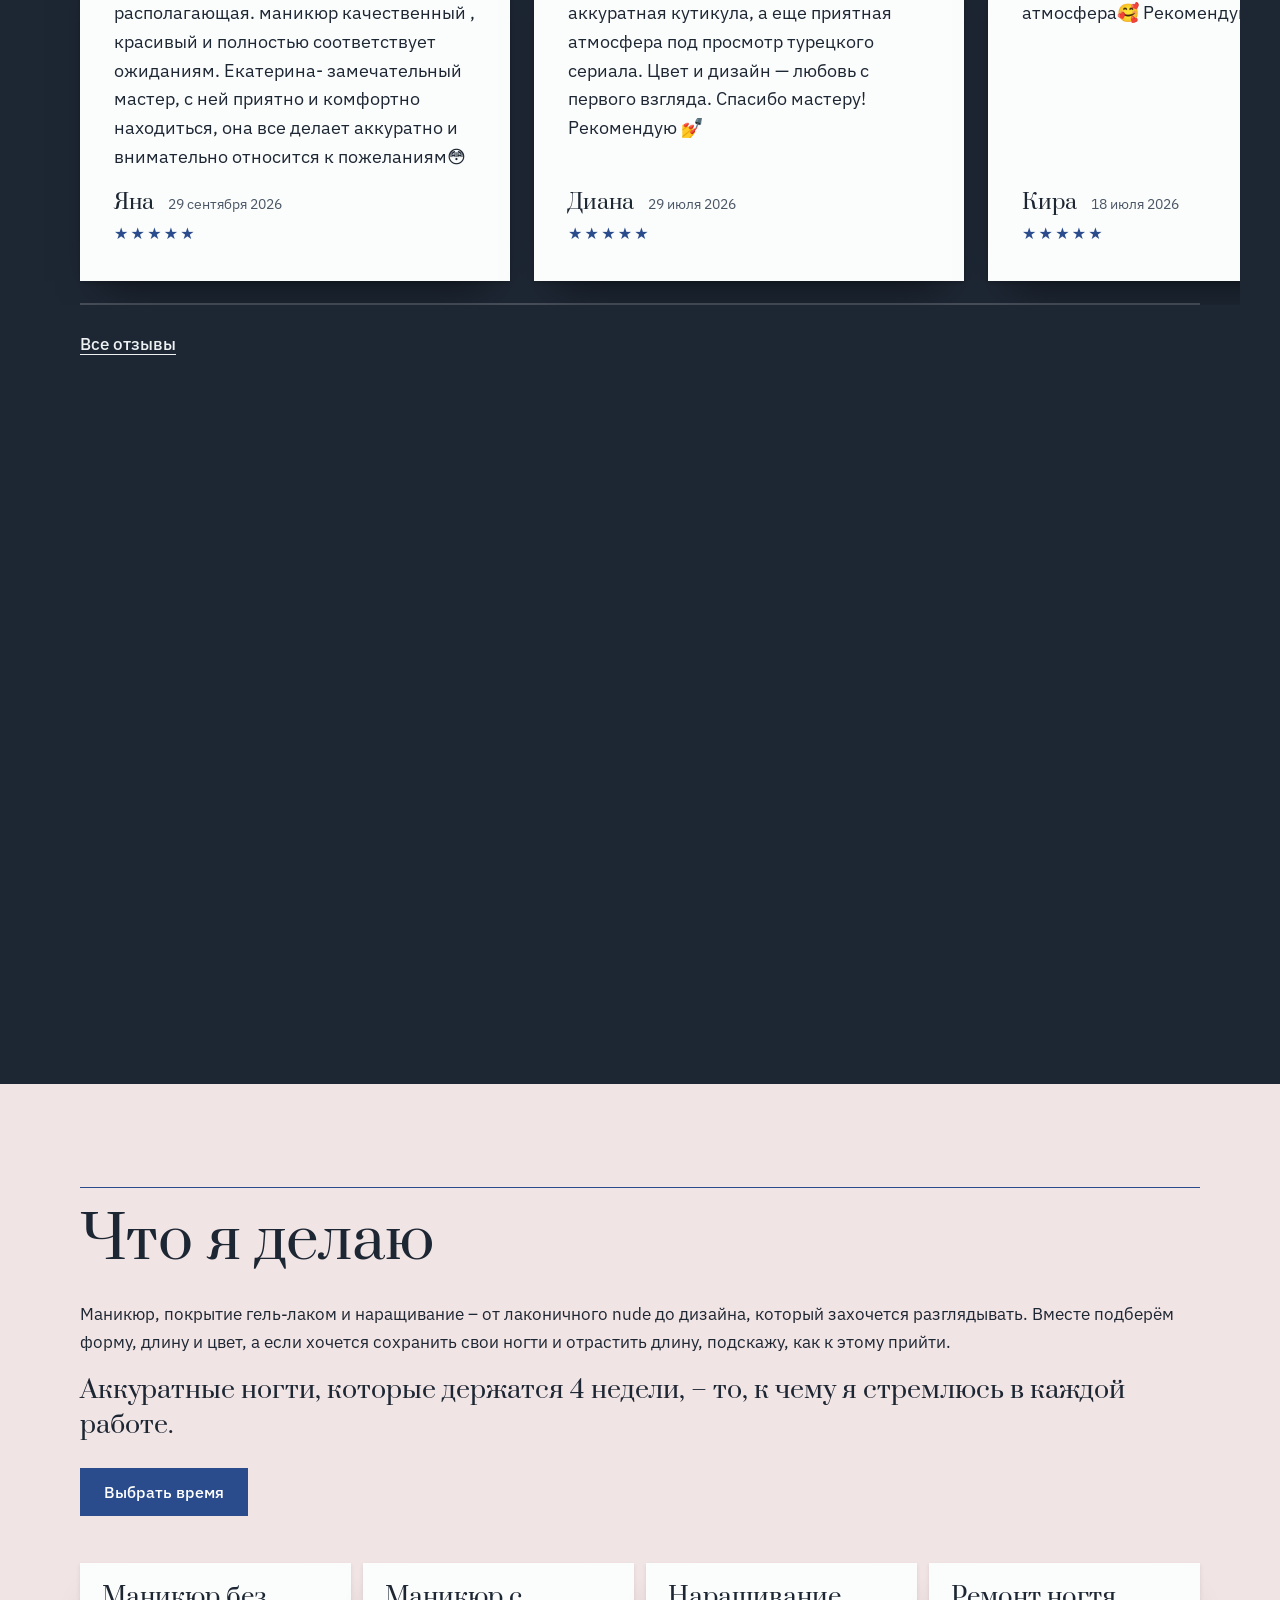
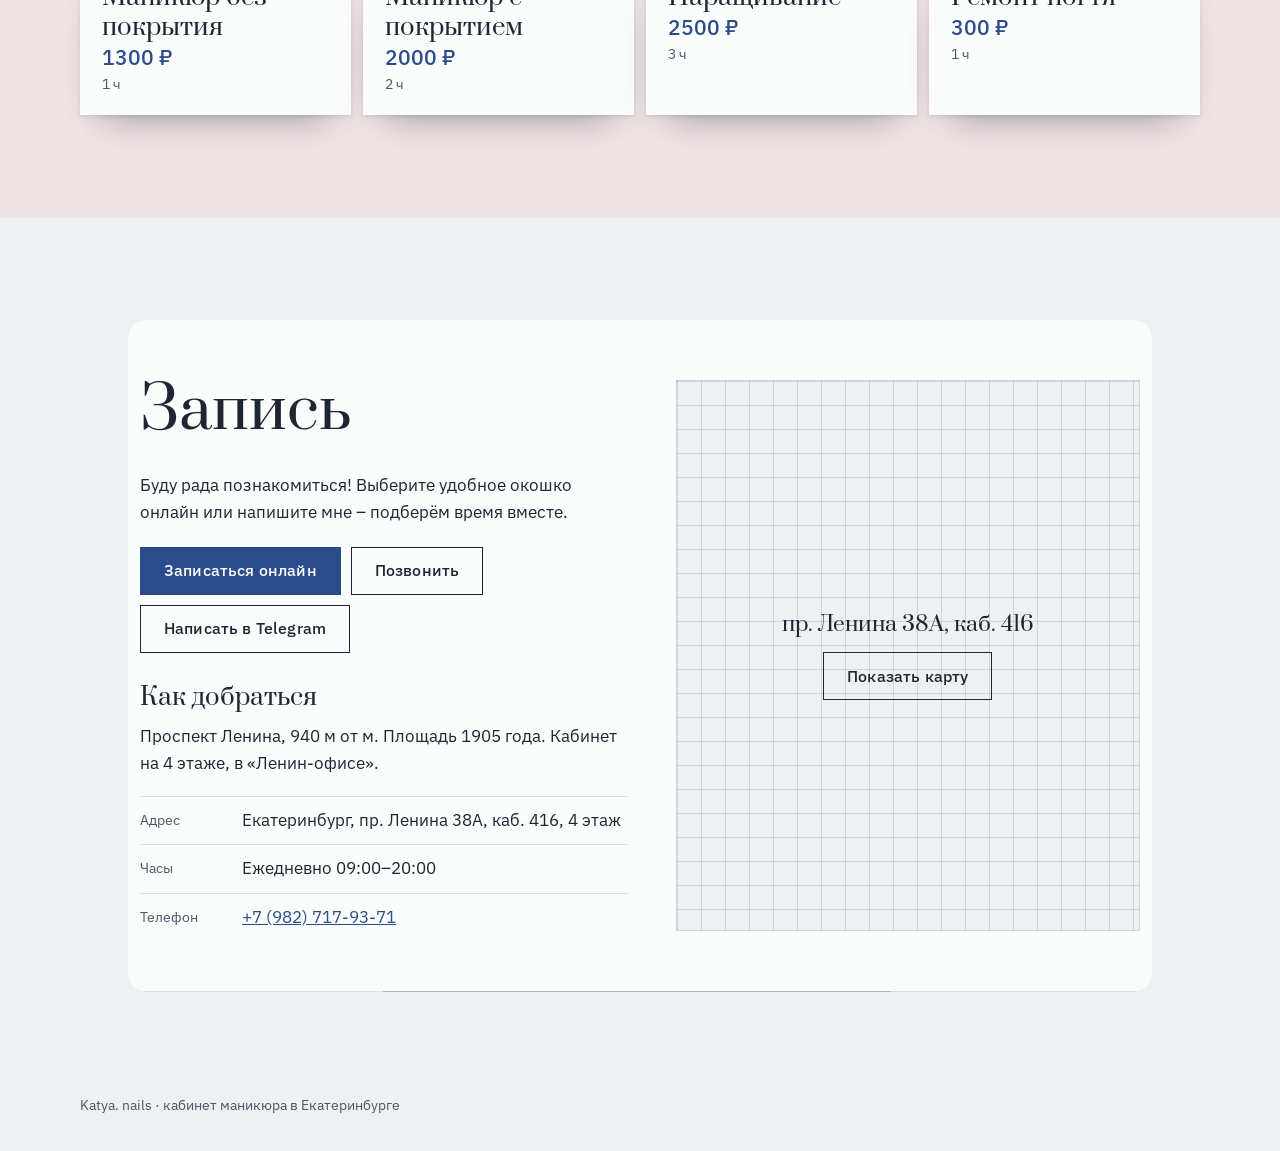
<file: v4/index.html>
<!DOCTYPE html>
<html lang="ru">
<head>
<meta charset="utf-8">
<meta name="viewport" content="width=device-width, initial-scale=1.0">
<meta name="robots" content="noindex, nofollow">
<title>Маникюр в Екатеринбурге · Katya. nails</title>
<meta name="description"
  content="Katya. nails · кабинет маникюра мастера Кати в центре Екатеринбурга: маникюр, гель-лак, наращивание. Проспект Ленина 38А, каб. 416, запись онлайн.">
<meta name="theme-color" content="#1d2633">

<link rel="icon" sizes="any" href="logos/favicon.ico">
<link rel="icon" type="image/png" sizes="32x32" href="logos/favicon-32x32.png">
<link rel="apple-touch-icon" sizes="180x180" href="logos/apple-touch-icon.png">
<link rel="preload" href="fonts/prata-400.woff2" as="font" type="font/woff2" crossorigin>
<link rel="preload" href="fonts/plex-400.woff2" as="font" type="font/woff2" crossorigin>
<link rel="stylesheet" href="css/fonts.css">
<link rel="stylesheet" href="css/styles.css">
<script>(function(h){if(window.matchMedia&&matchMedia('(prefers-reduced-motion: no-preference)').matches){h.classList.add('m-on');setTimeout(function(){if(!h.classList.contains('m-ready'))h.classList.remove('m-on')},2500)}})(document.documentElement)</script>
</head>
<body>
<div class="bg" aria-hidden="true"></div><div class="spot" aria-hidden="true"></div>
<div class="top">
  <div class="strip">
    <p>ДЕМОНСТРАЦИЯ! НЕ ОФИЦИАЛЬНЫЙ САЙТ БИЗНЕСА</p>
    <nav class="vs" aria-label="Версии сайта"><span class="vs-l" aria-hidden="true">Версии:</span><a href="../"><span class="vs-w">Версия </span>1</a><a href="../v2/"><span class="vs-w">Версия </span>2</a><a href="../v3/"><span class="vs-w">Версия </span>3</a><a href="./" aria-current="page"><span class="vs-w">Версия </span>4</a></nav>
  </div>
  <header class="hdr">
    <a class="sign" href="#top">Katya<i>.</i> nails</a>
    <nav class="nav" aria-label="Разделы"><ul><li><a href="#about">О мастере</a></li><li><a href="#works">Работы</a></li><li><a href="#reviews">Отзывы</a></li><li><a href="#services">Услуги</a></li><li><a href="#contacts">Контакты</a></li></ul></nav>
    <a class="btn btn-hdr" href="https://dikidi.net/1936155" target="_blank" rel="noopener">Записаться</a>
    <details class="menu">
      <summary aria-label="Меню"><span class="burger" aria-hidden="true"><i></i><i></i><i></i></span></summary>
      <nav class="menu-panel" aria-label="Разделы, меню"><ul><li><a href="#about">О мастере</a></li><li><a href="#works">Работы</a></li><li><a href="#reviews">Отзывы</a></li><li><a href="#services">Услуги</a></li><li><a href="#contacts">Контакты</a></li></ul></nav>
    </details>
  </header>
  <div class="prog" aria-hidden="true"></div>
</div>
<div class="spacer" id="top"></div>
<main>
  <section class="hero" data-hero aria-labelledby="h1">
    <div class="hero-in">
      <p class="word" aria-hidden="true"><span>Katya.</span> <span>nails</span></p>
      <h1 id="h1" data-words>Аккуратный маникюр у Кати</h1>
      <figure class="hero-work"><div class="tilt" data-tilt><div class="frame"><img src="img/work-19-s.webp" srcset="img/work-19-s.webp 480w, img/work-19-l.webp 768w" sizes="(min-width:900px) 360px, 70vw" width="480" height="640" alt="Квадратные белые ногти с мраморной фольгой" fetchpriority="high" decoding="async"><span class="fr fr-h" aria-hidden="true"></span><span class="fr fr-v" aria-hidden="true"></span></div></div></figure>
      <div class="col col-about">
        <p class="cap" data-marks="500"><span class="sr">О мастере</span><span class="tw" aria-hidden="true">О мастере</span></p>
        <p>Кабинет маникюра в центре Екатеринбурга. Помогу подобрать форму и покрытие под ваши ногти – аккуратно, спокойно и с любовью к деталям.</p>
      </div>
      <div class="col col-svc">
        <p class="cap" data-marks="650"><span class="sr">Услуги</span><span class="tw" aria-hidden="true">Услуги</span></p>
        <ul class="hs"><li><span>Маникюр без покрытия</span><b>1300 ₽</b></li><li><span>Маникюр с покрытием</span><b>2000 ₽</b></li><li><span>Наращивание</span><b>2500 ₽</b></li><li><span>Ремонт ногтя</span><b>300 ₽</b></li></ul>
      </div>
      <div class="hero-line">
        <p class="addr"><span>Екатеринбург, пр. Ленина 38А, каб. 416</span> <span class="sep" aria-hidden="true">·</span> <span>м. Площадь 1905&nbsp;года, 940&nbsp;м</span></p>
        <p class="cta"><a class="btn" href="https://dikidi.net/1936155" target="_blank" rel="noopener">Записаться</a><a class="btn btn-line" href="tel:+79827179371">Позвонить</a></p>
      </div>
    </div>
  </section>

  <section class="sec about" id="about" aria-labelledby="h-about">
    <div class="wrap about-in">
      <h2 id="h-about" data-words>О мастере</h2>
      <div class="about-txt">
        <p class="lit" data-lit>Меня зовут Катя, я мастер маникюра. Когда-то это было детское увлечение, а сейчас – дело, в котором я на своём месте и каждый день с удовольствием творю в своём кабинете.</p>
        <p data-rv="up">Для меня маникюр – это больше, чем красивое покрытие. Мне важно, чтобы ногти радовали вас не только в день процедуры, но и спустя время: были крепкими, аккуратными и удобными каждый день. Поэтому я внимательно отношусь к подготовке ногтей, учитываю их особенности и подбираю технику под каждую клиентку.</p>
      </div>
      <div class="visit" data-rv="up">
        <h3>Как проходит визит</h3>
        <p>Мой кабинет – небольшое уютное пространство, где можно выдохнуть. Пока я работаю, можно включить свой сериал, а к нему – вода или сок на выбор и конфетки. Время проходит незаметно, а уходите вы с ногтями, которыми хочется любоваться.</p>
      </div>
    </div>
  </section>

  <section class="sec works" id="works" aria-labelledby="h-works">
    <div class="wrap">
      <div class="works-head">
        <h2 id="h-works" data-words>Мои работы</h2>
        <p data-rv="up">Здесь собраны мои работы – короткие и длинные, квадрат и миндаль, нежные оттенки и яркие акценты. Если что-то понравилось, покажите фото на записи – подберём похожее под ваши ногти.</p>
        <p data-rv="up"><a class="btn btn-sm" href="https://dikidi.net/1936155" target="_blank" rel="noopener">Хочу так же</a></p>
      </div>
      <div class="bento">
        <figure class="tile d4 big4" style="--c8:1;--r8:1;--s8:1;--c4:1;--r4:1;--s4:2;--r:-0.8deg;--i:0" data-rv="frame"><div class="dr"><div class="cur" data-rv="curtain"><img src="img/work-03-s.webp" srcset="img/work-03-s.webp 480w, img/work-03-l.webp 900w" sizes="(min-width:700px) 13vw, 50vw" width="480" height="640" alt="Длинные квадратные молочные ногти" loading="lazy" decoding="async"></div></div></figure>
        <figure class="tile d8" style="--c8:2;--r8:1;--s8:1;--c4:3;--r4:1;--s4:1;--r:0.6deg;--i:1" data-rv="frame"><div class="dr"><div class="cur" data-rv="curtain"><img src="img/work-12-s.webp" srcset="img/work-12-s.webp 480w, img/work-12-l.webp 900w" sizes="(min-width:700px) 13vw, 25vw" width="480" height="640" alt="Длинные миндальные молочные ногти с розовыми цветочками" loading="lazy" decoding="async"></div></div></figure>
        <figure class="tile d4" style="--c8:3;--r8:1;--s8:1;--c4:4;--r4:1;--s4:1;--r:-0.5deg;--i:2" data-rv="frame"><div class="dr"><div class="cur" data-rv="curtain"><img src="img/work-08-s.webp" srcset="img/work-08-s.webp 480w, img/work-08-l.webp 900w" sizes="(min-width:700px) 13vw, 25vw" width="480" height="640" alt="Короткие квадратные светло-розовые ногти" loading="lazy" decoding="async"></div></div></figure>
        <figure class="tile d8" style="--c8:4;--r8:1;--s8:1;--c4:3;--r4:2;--s4:1;--r:0.9deg;--i:3" data-rv="frame"><div class="dr"><div class="cur" data-rv="curtain"><img src="img/work-01-s.webp" srcset="img/work-01-s.webp 480w, img/work-01-l.webp 900w" sizes="(min-width:700px) 13vw, 25vw" width="480" height="640" alt="Короткие квадратные молочно-розовые ногти с белой волнистой линией" loading="lazy" decoding="async"></div></div></figure>
        <figure class="tile d8 d4 big8" style="--c8:5;--r8:1;--s8:2;--c4:4;--r4:2;--s4:1;--r:-0.7deg;--i:0" data-rv="frame"><div class="dr"><div class="cur" data-rv="curtain"><img src="img/work-17-s.webp" srcset="img/work-17-s.webp 480w, img/work-17-l.webp 768w" sizes="(min-width:700px) 25vw, 25vw" width="480" height="640" alt="Квадратные тёмно-синие ногти с глиттером" loading="lazy" decoding="async"></div></div></figure>
        <figure class="tile" style="--c8:7;--r8:1;--s8:1;--c4:1;--r4:3;--s4:1;--r:0.5deg;--i:1" data-rv="frame"><div class="dr"><div class="cur" data-rv="curtain"><img src="img/work-05-s.webp" srcset="img/work-05-s.webp 480w, img/work-05-l.webp 900w" sizes="(min-width:700px) 13vw, 25vw" width="480" height="632" alt="Короткие квадратные глянцевые nude ногти" loading="lazy" decoding="async"></div></div></figure>
        <figure class="tile d8 d4" style="--c8:8;--r8:1;--s8:1;--c4:2;--r4:3;--s4:1;--r:-0.9deg;--i:2" data-rv="frame"><div class="dr"><div class="cur" data-rv="curtain"><img src="img/work-15-s.webp" srcset="img/work-15-s.webp 480w, img/work-15-l.webp 900w" sizes="(min-width:700px) 13vw, 25vw" width="480" height="640" alt="Длинные миндальные молочные ногти с розовыми акцентами" loading="lazy" decoding="async"></div></div></figure>
        <figure class="tile d8 d4 big8 big4" style="--c8:1;--r8:2;--s8:2;--c4:3;--r4:3;--s4:2;--r:0.7deg;--i:3" data-rv="frame"><div class="dr"><div class="cur" data-rv="curtain"><img src="img/work-20-s.webp" srcset="img/work-20-s.webp 480w, img/work-20-l.webp 768w" sizes="(min-width:700px) 25vw, 50vw" width="480" height="640" alt="Квадратные бледно-розовые ногти с шиммером" loading="lazy" decoding="async"></div></div></figure>
        <figure class="tile d8 big8" style="--c8:3;--r8:2;--s8:2;--c4:1;--r4:4;--s4:1;--r:-0.6deg;--i:0" data-rv="frame"><div class="dr"><div class="cur" data-rv="curtain"><img src="img/work-10-s.webp" srcset="img/work-10-s.webp 480w, img/work-10-l.webp 900w" sizes="(min-width:700px) 25vw, 25vw" width="480" height="640" alt="Квадратные светло-розовые ногти" loading="lazy" decoding="async"></div></div></figure>
        <figure class="tile d8 d4 big8" style="--c8:7;--r8:2;--s8:2;--c4:2;--r4:4;--s4:1;--r:0.8deg;--i:1" data-rv="frame"><div class="dr"><div class="cur" data-rv="curtain"><img src="img/work-07-s.webp" srcset="img/work-07-s.webp 480w, img/work-07-l.webp 900w" sizes="(min-width:700px) 25vw, 25vw" width="480" height="640" alt="Длинные миндальные ногти nude-taupe" loading="lazy" decoding="async"></div></div></figure>
        <figure class="tile" style="--c8:5;--r8:3;--s8:1;--c4:1;--r4:5;--s4:1;--r:-0.5deg;--i:2" data-rv="frame"><div class="dr"><div class="cur" data-rv="curtain"><img src="img/work-04-s.webp" srcset="img/work-04-s.webp 480w, img/work-04-l.webp 900w" sizes="(min-width:700px) 13vw, 25vw" width="480" height="640" alt="Миндальные ногти с розовыми цветочками на прозрачной базе" loading="lazy" decoding="async"></div></div></figure>
        <figure class="tile d8 d4" style="--c8:6;--r8:3;--s8:1;--c4:2;--r4:5;--s4:1;--r:0.6deg;--i:3" data-rv="frame"><div class="dr"><div class="cur" data-rv="curtain"><img src="img/work-13-s.webp" srcset="img/work-13-s.webp 480w, img/work-13-l.webp 900w" sizes="(min-width:700px) 13vw, 25vw" width="480" height="640" alt="Длинные миндальные nude ногти, глянец" loading="lazy" decoding="async"></div></div></figure>
        <figure class="tile" style="--c8:1;--r8:4;--s8:1;--c4:3;--r4:5;--s4:1;--r:-0.8deg;--i:0" data-rv="frame"><div class="dr"><div class="cur" data-rv="curtain"><img src="img/work-02-s.webp" srcset="img/work-02-s.webp 480w, img/work-02-l.webp 900w" sizes="(min-width:700px) 13vw, 25vw" width="480" height="640" alt="Короткие глянцевые nude-розовые ногти" loading="lazy" decoding="async"></div></div></figure>
        <figure class="tile d8 d4 big8" style="--c8:2;--r8:4;--s8:2;--c4:4;--r4:5;--s4:1;--r:0.5deg;--i:1" data-rv="frame"><div class="dr"><div class="cur" data-rv="curtain"><img src="img/work-09-s.webp" srcset="img/work-09-s.webp 480w, img/work-09-l.webp 900w" sizes="(min-width:700px) 25vw, 25vw" width="480" height="640" alt="Taupe «кошачий глаз» и френч" loading="lazy" decoding="async"></div></div></figure>
        <figure class="tile d8 d4 big8 big4" style="--c8:4;--r8:4;--s8:2;--c4:1;--r4:6;--s4:2;--r:-0.7deg;--i:2" data-rv="frame"><div class="dr"><div class="cur" data-rv="curtain"><img src="img/work-18-s.webp" srcset="img/work-18-s.webp 480w, img/work-18-l.webp 768w" sizes="(min-width:700px) 25vw, 50vw" width="480" height="640" alt="Квадратные глянцевые розовые ногти" loading="lazy" decoding="async"></div></div></figure>
        <figure class="tile d8 big8" style="--c8:6;--r8:4;--s8:2;--c4:3;--r4:6;--s4:1;--r:0.9deg;--i:3" data-rv="frame"><div class="dr"><div class="cur" data-rv="curtain"><img src="img/work-11-s.webp" srcset="img/work-11-s.webp 480w, img/work-11-l.webp 900w" sizes="(min-width:700px) 25vw, 25vw" width="480" height="639" alt="Короткие квадратные глянцевые nude ногти" loading="lazy" decoding="async"></div></div></figure>
        <figure class="tile d8 d4" style="--c8:8;--r8:4;--s8:1;--c4:4;--r4:6;--s4:1;--r:-0.6deg;--i:0" data-rv="frame"><div class="dr"><div class="cur" data-rv="curtain"><img src="img/work-06-s.webp" srcset="img/work-06-s.webp 480w, img/work-06-l.webp 817w" sizes="(min-width:700px) 13vw, 25vw" width="480" height="752" alt="Короткие светло-розовые ногти" loading="lazy" decoding="async"></div></div></figure>
        <figure class="tile" style="--c8:1;--r8:5;--s8:1;--c4:3;--r4:7;--s4:1;--r:0.7deg;--i:1" data-rv="frame"><div class="dr"><div class="cur" data-rv="curtain"><img src="img/work-14-s.webp" srcset="img/work-14-s.webp 480w, img/work-14-l.webp 900w" sizes="(min-width:700px) 13vw, 25vw" width="480" height="640" alt="Короткие taupe ногти «кошачий глаз»" loading="lazy" decoding="async"></div></div></figure>
        <figure class="tile d8 d4" style="--c8:8;--r8:5;--s8:1;--c4:4;--r4:7;--s4:1;--r:-0.5deg;--i:2" data-rv="frame"><div class="dr"><div class="cur" data-rv="curtain"><img src="img/work-16-s.webp" srcset="img/work-16-s.webp 480w, img/work-16-l.webp 768w" sizes="(min-width:700px) 13vw, 25vw" width="480" height="640" alt="Длинные миндальные розовые полупрозрачные ногти" loading="lazy" decoding="async"></div></div></figure>
      </div>
    </div>
  </section>

  <section class="sec reviews" id="reviews" aria-labelledby="h-rev" data-tone="ink" data-lane="1.3">
    <div class="lane-view">
      <div class="wrap rev-in" data-lead>
        <span class="rule" aria-hidden="true"></span>
        <div class="row">
          <h2 id="h-rev">Отзывы</h2>
          <div class="lane-clip">
            <ul class="lane-track stack" data-stack>
            <li class="card rv" style="--i:0"><blockquote class="q">была впервые, атмосфера располагающая. маникюр качественный , красивый и полностью соответствует ожиданиям. Екатерина- замечательный мастер, с ней приятно и комфортно находиться, она все делает аккуратно и внимательно относится к пожеланиям😳</blockquote><footer class="rv-by"><b>Яна</b><span>29 сентября 2026</span></footer><p class="stars" aria-label="Оценка 5 из 5"><span aria-hidden="true">★★★★★</span></p></li>
            <li class="card rv" style="--i:1"><blockquote class="q">Маникюр — огонь 🔥Идеальная форма, аккуратная кутикула, а еще приятная атмосфера под просмотр турецкого сериала. Цвет и дизайн — любовь с первого взгляда. Спасибо мастеру! Рекомендую 💅</blockquote><footer class="rv-by"><b>Диана</b><span>29 июля 2026</span></footer><p class="stars" aria-label="Оценка 5 из 5"><span aria-hidden="true">★★★★★</span></p></li>
            <li class="card rv" style="--i:2"><blockquote class="q">Очень аккуратно, быстро, приятная атмосфера🥰 Рекомендую обязательно</blockquote><footer class="rv-by"><b>Кира</b><span>18 июля 2026</span></footer><p class="stars" aria-label="Оценка 5 из 5"><span aria-hidden="true">★★★★★</span></p></li>
            <li class="card rv" style="--i:3"><blockquote class="q">Все очень понравилось, отличная работа, очень милая студия, мастер предложила воду или сок на выбор, а также конфетки. Индивидуальный подход, очень чувствуется что мастер старается сделать так, чтобы точно все понравилось. Рекомендую!☺️</blockquote><footer class="rv-by"><b>Екатерина</b><span>24 декабря 2025</span></footer><p class="stars" aria-label="Оценка 5 из 5"><span aria-hidden="true">★★★★★</span></p></li>
            </ul>
            <div class="lane-bar" aria-hidden="true"><i></i></div>
          </div>
          <p class="all"><a href="https://dikidi.net/1936155?p=1.pi-pr&amp;o=8" target="_blank" rel="noopener">Все отзывы</a></p>
        </div>
      </div>
    </div>
  </section>

  <section class="sec services" id="services" aria-labelledby="h-svc" data-tone="pink">
    <div class="wrap svc-in">
      <div class="svc-copy" data-lead>
        <span class="rule" aria-hidden="true"></span>
        <div class="row">
          <h2 id="h-svc">Что я делаю</h2>
          <p>Маникюр, покрытие гель-лаком и наращивание – от лаконичного nude до дизайна, который захочется разглядывать. Вместе подберём форму, длину и цвет, а если хочется сохранить свои ногти и отрастить длину, подскажу, как к этому прийти.</p>
          <p class="motto">Аккуратные ногти, которые держатся 4 недели, – то, к чему я стремлюсь в каждой работе.</p>
          <p><a class="btn" href="https://dikidi.net/1936155" target="_blank" rel="noopener">Выбрать время</a></p>
        </div>
      </div>
      <ul class="prices" data-stagger>
          <li style="--i:0"><h3>Маникюр без покрытия</h3><p class="price">1300 ₽</p><p class="dur">1 ч</p></li>
          <li style="--i:1"><h3>Маникюр с покрытием</h3><p class="price">2000 ₽</p><p class="dur">2 ч</p></li>
          <li style="--i:2"><h3>Наращивание</h3><p class="price">2500 ₽</p><p class="dur">3 ч</p></li>
          <li style="--i:3"><h3>Ремонт ногтя</h3><p class="price">300 ₽</p><p class="dur">1 ч</p></li>
      </ul>
    </div>
  </section>

  <section class="sec contacts" id="contacts" aria-labelledby="h-con">
    <div class="wrap">
      <div class="panel" data-panel>
        <div class="con-grid">
          <div class="con-txt">
            <h2 id="h-con" data-words>Запись</h2>
            <p>Буду рада познакомиться! Выберите удобное окошко онлайн или напишите мне – подберём время вместе.</p>
            <p class="con-btns"><a class="btn" href="https://dikidi.net/1936155" target="_blank" rel="noopener">Записаться онлайн</a><a class="btn btn-line" href="tel:+79827179371">Позвонить</a><a class="btn btn-line" href="https://t.me/kkkatyp" target="_blank" rel="noopener">Написать в Telegram</a></p>
            <h3>Как добраться</h3>
            <p>Проспект Ленина, 940 м от м. Площадь 1905 года. Кабинет на 4 этаже, в «Ленин-офисе».</p>
            <dl class="nap">
              <div><dt>Адрес</dt><dd>Екатеринбург, пр. Ленина 38А, каб. 416, 4&nbsp;этаж</dd></div>
              <div><dt>Часы</dt><dd>Ежедневно 09:00–20:00</dd></div>
              <div><dt>Телефон</dt><dd><a href="tel:+79827179371">+7 (982) 717-93-71</a></dd></div>
            </dl>
          </div>
          <div class="map">
            <p class="map-addr">пр. Ленина 38А, каб. 416</p>
            <a class="btn btn-line" href="https://yandex.ru/maps/?pt=60.611226,56.838491&amp;z=17&amp;l=map" target="_blank" rel="noopener" data-map="https://yandex.ru/map-widget/v1/?ll=60.611226%2C56.838491&amp;z=17&amp;pt=60.611226%2C56.838491%2Cpm2rdm&amp;lang=ru_RU" data-title="Katya. nails на карте">Показать карту</a>
          </div>
        </div>
      </div>
    </div>
  </section>
</main>
<footer class="foot"><div class="wrap"><p>Katya. nails <span aria-hidden="true">·</span> кабинет маникюра в Екатеринбурге</p></div></footer>
<script src="js/motion.js" defer></script>
</body>
</html>
</file>
<file: css/fonts.css>
@font-face{font-family:"Lora";font-style:italic;font-weight:500;font-display:swap;src:url(../fonts/lora-i500.woff2) format("woff2")}
@font-face{font-family:"Manrope";font-style:normal;font-weight:400;font-display:swap;src:url(../fonts/manrope-400.woff2) format("woff2")}
@font-face{font-family:"Manrope";font-style:normal;font-weight:600;font-display:swap;src:url(../fonts/manrope-600.woff2) format("woff2")}
</file>
<file: css/styles.css>
/* Katya. nails · v1 · T3 Board */
:root{
  --ink:#3b2a2a;--ink2:#665250;--wine:#87394a;--wine-d:#6d2c3b;--rose:#c98f97;--rose-l:#f2dedb;
  --paper:#fcf8f3;--board:#ecdfd1;--board-r:#ecd6d2;--line:rgba(59,42,42,.18);
  --serif:"Lora",Georgia,"Times New Roman",serif;--sans:"Manrope",system-ui,-apple-system,"Segoe UI",Roboto,Arial,sans-serif;
  --top-h:106px;--app-vh:100lvh;
}
@media (min-width:401px){:root{--top-h:109px}}
@media (min-width:480px){:root{--top-h:92px}}
@media (min-width:980px){:root{--top-h:96px}}
*,*::before,*::after{box-sizing:border-box}
html,body{overflow-x:clip}
html{-webkit-text-size-adjust:100%}
@media (prefers-reduced-motion:no-preference){html{scroll-behavior:smooth}}
body{margin:0;font:400 17px/1.6 var(--sans);color:var(--ink);background:var(--board)}
img{display:block;max-width:100%;height:auto}
a{color:var(--wine)}
a:focus-visible,summary:focus-visible,button:focus-visible{outline:3px solid var(--wine);outline-offset:3px;border-radius:4px}
h1,h2,h3{font-family:var(--serif);font-style:italic;font-weight:500;line-height:1.12;color:var(--wine-d);margin:0 0 .5em}
h2{font-size:clamp(32px,6vw,52px)}
h3{font-size:clamp(24px,3.6vw,30px)}
p{margin:0 0 1em}
.sr{position:absolute;width:1px;height:1px;overflow:hidden;clip:rect(0 0 0 0);white-space:nowrap}
[id]{scroll-margin-top:calc(var(--top-h) + 14px)}

/* board: fixed layer, linen weave in CSS */
.bg{position:fixed;inset:0 0 auto 0;height:var(--app-vh);z-index:-2;pointer-events:none;background-color:var(--board);
  background-image:
   repeating-linear-gradient(0deg,rgba(110,80,60,.055) 0 1px,transparent 1px 3px),
   repeating-linear-gradient(90deg,rgba(110,80,60,.045) 0 1px,transparent 1px 4px),
   radial-gradient(120% 80% at 10% 0%,rgba(255,255,255,.55),transparent 60%),
   radial-gradient(90% 70% at 100% 100%,rgba(135,57,74,.08),transparent 60%);
  transition:background-color .9s ease}
html.m-on[data-t="rose"] .bg{background-color:var(--board-r)}
.spot{position:fixed;left:0;top:0;width:600px;height:600px;border-radius:50%;z-index:-1;pointer-events:none;opacity:0;
  background:radial-gradient(circle,rgba(255,250,244,.55),rgba(255,250,244,0) 65%);transition:opacity .6s}
.spot.spot-on{opacity:1}

/* strip + header (fixed) */
.top{position:fixed;inset:0 0 auto 0;z-index:50}
.strip{display:flex;flex-wrap:wrap;align-items:center;justify-content:center;gap:2px 14px;padding:4px 10px;background:var(--ink);color:#f7ece3;font:600 11px/1.35 var(--sans);letter-spacing:.05em;text-align:center}
.strip p{margin:0}
@media (max-width:400px){.strip{font-size:10px;letter-spacing:.01em;padding:3px 6px;gap:2px 10px}.vs a{min-height:24px}}
.vs{display:flex;gap:6px}
.vs a{display:inline-flex;align-items:center;min-height:24px;padding:0 9px;border:1px solid rgba(247,236,227,.45);border-radius:999px;color:inherit;text-decoration:none;letter-spacing:.02em}
.vs a[aria-current]{background:#f7ece3;color:var(--ink)}
.vs a:focus-visible{outline-color:#f7ece3}
.hdr{display:flex;align-items:center;gap:12px;height:60px;padding:0 14px;background:rgba(252,248,243,.97);border-bottom:1px solid var(--line);box-shadow:0 6px 18px -14px rgba(59,42,42,.5)}
.sign{font:500 italic 23px/1 var(--serif);color:var(--wine-d);text-decoration:none;white-space:nowrap;margin-right:auto}
.nav{display:none}
.nav ul,.menu-panel ul{list-style:none;margin:0;padding:0}
.btn{display:inline-flex;align-items:center;justify-content:center;min-height:46px;padding:0 22px;border-radius:999px;background:var(--wine);color:#fff;font:600 16px/1.1 var(--sans);text-decoration:none;border:1.5px solid var(--wine);transition:background-color .2s}
.btn:hover{background:var(--wine-d)}
.btn-ghost{background:transparent;color:var(--wine)}
.btn-ghost:hover{background:rgba(135,57,74,.08)}
.btn-hdr{min-height:40px;padding:0 16px;font-size:15px}
.menu{position:relative}
.menu summary{list-style:none;display:flex;align-items:center;justify-content:center;width:44px;height:44px;border-radius:50%;cursor:pointer;border:1.5px solid var(--line)}
.menu summary::-webkit-details-marker{display:none}
.burger{display:grid;gap:5px;width:20px}
.burger i{display:block;height:2px;background:var(--ink);border-radius:2px;transition:rotate .25s,translate .25s,opacity .2s}
.menu[open] .burger i:nth-child(1){translate:0 7px;rotate:45deg}
.menu[open] .burger i:nth-child(2){opacity:0}
.menu[open] .burger i:nth-child(3){translate:0 -7px;rotate:-45deg}
.menu-panel{position:absolute;right:0;top:calc(100% + 10px);min-width:220px;background:var(--paper);border:1px solid var(--line);border-radius:14px;box-shadow:0 18px 40px -18px rgba(59,42,42,.45);padding:8px}
.menu-panel a{display:block;padding:12px 14px;color:var(--ink);text-decoration:none;font-weight:600;border-radius:10px}
.menu-panel a:hover{background:var(--rose-l)}
@media (max-width:359px){.hdr{gap:8px;padding:0 10px}.sign{font-size:20px}.btn-hdr{padding:0 12px;font-size:14px}}
@media (min-width:980px){
  .hdr{height:64px;padding:0 32px;gap:28px}
  .nav{display:block}.nav ul{display:flex;gap:22px}
  .nav a{color:var(--ink);text-decoration:none;font-weight:600;font-size:15px;padding:6px 0;border-bottom:1.5px solid transparent}
  .nav a:hover{border-color:var(--rose)}
  .menu{display:none}
}
.spacer{height:var(--top-h)}

/* layout */
.wrap{max-width:1200px;margin:0 auto;padding:0 18px}
.sec{padding:40px 0}
.services{padding-top:30px}
@media (min-width:900px){.sec{padding:96px 0}.wrap{padding:0 32px}}
.paper{background:var(--paper);border-radius:6px;padding:22px 20px;box-shadow:0 1px 0 rgba(59,42,42,.06),0 16px 30px -22px rgba(59,42,42,.55);position:relative}
.paper::before{content:"";position:absolute;top:-11px;left:50%;width:96px;height:22px;translate:-50% 0;rotate:-3deg;background:rgba(201,143,151,.5);box-shadow:0 1px 2px rgba(59,42,42,.12)}
.paper-rose{background:#f8ebe8}

/* hero: visit board */
.hero{padding:22px 0 36px}
.hero-in{max-width:1200px;margin:0 auto;padding:0 18px;display:grid;grid-template-columns:1fr;grid-template-areas:"brow" "h1" "hand" "lead" "cta" "photo" "facts"}
.brow{grid-area:brow;margin:0 0 10px;font-size:13px;letter-spacing:.08em;text-transform:uppercase;color:var(--ink2);font-weight:600}
.hero h1{grid-area:h1;font-size:clamp(38px,10.5vw,92px);margin:0 0 6px;line-height:1.04}
.hand{grid-area:hand;margin:4px 0 14px}
.hand span{display:inline-block;white-space:nowrap;font:500 italic 22px/1.2 var(--serif);color:var(--wine);rotate:-3deg;padding:2px 10px;border-bottom:2px solid var(--rose)}
.lead{grid-area:lead;max-width:36em;font-size:17px;margin-bottom:18px}
.hero .cta{grid-area:cta;display:flex;flex-wrap:wrap;gap:10px;margin-bottom:26px}
.hero-pol{grid-area:photo;margin:0 auto 24px;width:min(78vw,420px);transition:transform .4s ease-out}
.pol{background:#fffdf9;padding:9px 9px 26px;box-shadow:0 2px 3px rgba(59,42,42,.12),0 18px 34px -20px rgba(59,42,42,.6);rotate:var(--r,0deg);position:relative}
.pol-hero{padding:12px 12px 40px}
.pol-hero::before,.pol::before{content:"";position:absolute;top:-10px;left:50%;width:70px;height:20px;translate:-50% 0;rotate:4deg;background:rgba(236,214,200,.82);box-shadow:0 1px 2px rgba(59,42,42,.1)}
.facts{grid-area:facts;list-style:none;margin:0;padding:0;display:grid;gap:0}
.facts li{padding:12px 0;border-top:1.5px solid var(--line);font-weight:600;font-size:15px;position:relative}
.facts li:last-child{border-bottom:1.5px solid var(--line)}
@media (min-width:900px){
  .hero{padding:48px 0 72px}
  .hero-in{padding:0 32px;grid-template-columns:minmax(0,1.15fr) minmax(0,.85fr);column-gap:56px;grid-template-areas:"brow photo" "h1 photo" "hand photo" "lead photo" "cta photo" "facts photo";align-content:start}
  .hero-pol{width:100%;max-width:430px;margin:8px 0 0 auto;align-self:start}
  .hand span{font-size:30px}
  .lead{font-size:19px}
  .facts{grid-template-columns:repeat(3,1fr);column-gap:18px}
  .facts li,.facts li:last-child{border-bottom:1.5px solid var(--line)}
}

/* about */
.about-in{display:grid;gap:34px}
@media (min-width:900px){.about-in{grid-template-columns:1.25fr .9fr;gap:44px;align-items:start}.about-in .paper{padding:40px 38px}.paper-rose{margin-top:70px;rotate:1.2deg}}

/* services: sticky stack */
.svc-in{display:grid;gap:28px}
.svc-text{max-width:36em}
.motto{font:500 italic clamp(22px,3.2vw,30px)/1.3 var(--serif);color:var(--wine-d);margin:22px 0 24px}
.stack{list-style:none;margin:0;padding:0;display:grid;gap:16px}
.svc{display:grid;grid-template-columns:1fr auto;gap:2px 14px;align-items:baseline;background:var(--paper);padding:20px 22px;border-radius:6px;border-left:5px solid var(--rose);box-shadow:0 14px 28px -22px rgba(59,42,42,.6)}
.svc:nth-child(odd){rotate:-.8deg}.svc:nth-child(even){rotate:.7deg}
.svc-n{font:500 italic 23px/1.2 var(--serif);color:var(--wine-d)}
.svc-p{font-weight:600;font-size:19px;white-space:nowrap}
.svc-t{grid-column:1/-1;color:var(--ink2);font-size:15px}
@media (min-width:900px){html.m-on .stack .svc{position:sticky;top:calc(var(--top-h) + 18px + var(--i,0)*14px)}}
@media (min-width:900px){.svc-in{grid-template-columns:1fr 1fr;gap:64px;align-items:start}.stack{gap:22px;padding-top:12px}.svc{padding:26px 28px}}

/* gallery: rotated photos grid + sticky note */
.works-in{display:grid;gap:30px}
.note-big{background:#fffaf2;padding:26px 22px;border-radius:4px;box-shadow:0 16px 30px -22px rgba(59,42,42,.6);rotate:-1.2deg;position:relative}
.note-big::before{content:"";position:absolute;top:10px;left:50%;width:14px;height:14px;border-radius:50%;translate:-50% 0;background:radial-gradient(circle at 35% 35%,#e3a5ad,var(--wine));box-shadow:0 2px 3px rgba(0,0,0,.25)}
.note-big h2{margin-top:10px}
.note-big p:not(:last-child){font:500 italic 19px/1.45 var(--serif);color:var(--ink)}
.pols{display:grid;grid-template-columns:repeat(2,minmax(0,1fr));gap:22px 14px;align-items:start;padding-top:8px}
.pols .pol{margin:0;padding:6px 6px 18px}
.pols .pol::before{width:46px;height:14px;top:-7px}
@media (min-width:600px){.pols{grid-template-columns:repeat(3,minmax(0,1fr));gap:32px 22px}.pols .pol{padding:8px 8px 24px}}
@media (min-width:900px){.works-in{grid-template-columns:280px 1fr;gap:44px;align-items:start}html.m-on .works-note{position:sticky;top:calc(var(--top-h) + 28px)}}
@media (min-width:1100px){.pols{grid-template-columns:repeat(4,minmax(0,1fr))}}

/* reviews: pinned notes */
.notes{columns:1;column-gap:22px;margin-top:10px}
@media (min-width:700px){.notes{columns:2}}
@media (min-width:1100px){.notes{columns:3}}
.note{break-inside:avoid;display:inline-block;width:100%;margin:0 0 22px;background:var(--paper);padding:24px 20px 18px;border-radius:4px;box-shadow:0 14px 26px -20px rgba(59,42,42,.6);rotate:var(--r,0deg);position:relative}
.note::before{content:"";position:absolute;top:8px;left:50%;width:12px;height:12px;border-radius:50%;translate:-50% 0;background:radial-gradient(circle at 35% 35%,#e3a5ad,var(--wine));box-shadow:0 2px 3px rgba(0,0,0,.25)}
.note blockquote{margin:0 0 12px}
.note blockquote p{margin:0}
.note footer{font-size:14px;color:var(--ink2)}
.note footer b{color:var(--ink)}
.stars{margin:0 0 6px;color:var(--wine);letter-spacing:.12em;font-size:14px}
.all{margin:8px 0 0}

/* contacts */
.con-in{display:grid;gap:28px}
.con-card h3{margin-top:22px;font-size:25px}
.con-card .cta{display:flex;flex-wrap:wrap;gap:10px;margin-bottom:12px}
.nap{display:grid;grid-template-columns:auto 1fr;gap:6px 14px;margin:18px 0 0;font-size:16px}
.nap dt{font-weight:600;color:var(--ink2)}
.nap dd{margin:0}
.map{position:relative;min-height:380px;height:100%;border-radius:6px;overflow:hidden;background:var(--paper) repeating-linear-gradient(45deg,rgba(201,143,151,.12) 0 2px,transparent 2px 14px);border:1.5px solid var(--line);display:flex;flex-direction:column;align-items:center;justify-content:center;gap:16px;padding:24px;text-align:center}
.map-addr{max-width:22em;margin:0;font-weight:600}
.map.map-on{padding:0;display:block}
.map iframe{position:absolute;inset:0;width:100%;height:100%;border:0}
@media (min-width:900px){.con-in{grid-template-columns:1fr 1.1fr;gap:40px;align-items:stretch}.con-card{padding:40px 38px}.map{min-height:520px}}

/* footer */
.ftr{background:var(--ink);color:#efe2d8;padding:36px 0 40px;font-size:15px}
.ftr-in{max-width:1200px;margin:0 auto;padding:0 18px}
.ftr p{margin:0 0 6px}
.ftr a{color:#f6d9dc}
.ftr-name{font:500 italic 26px/1.2 var(--serif);color:#fff;margin-bottom:10px!important}
.ftr-c{opacity:.75;margin-top:14px!important}
@media (min-width:900px){.ftr-in{padding:0 32px}}

/* motion states: visible by default, hidden only under html.m-on …:not(.in) */
[data-rv="up"]{transition:opacity .7s ease,translate .7s cubic-bezier(.2,.7,.2,1);transition-delay:calc(var(--i,0)*70ms)}
html.m-on [data-rv="up"]:not(.in){opacity:0;translate:0 26px}
[data-rv="pin"]{transition:opacity .45s ease,translate .75s cubic-bezier(.34,1.56,.64,1),rotate .75s cubic-bezier(.34,1.56,.64,1);transition-delay:calc(var(--i,0)*80ms)}
html.m-on [data-rv="pin"]:not(.in){opacity:0;translate:0 30px;rotate:0deg}
.wi{display:inline-block;transition:opacity .6s ease,translate .8s cubic-bezier(.2,.7,.2,1);transition-delay:calc(var(--i,0)*34ms)}
html.m-on [data-words]:not(.in) .wi{opacity:0;translate:0 .45em}
html.m-on [data-light] .lw{opacity:.28;transition:opacity .35s ease}
html.m-on [data-light] .lw.lit{opacity:1}
@media print{.top,.spacer,.bg,.spot,.menu{display:none}}
.facts li::before{content:"";position:absolute;left:0;top:-1.5px;width:42%;height:1.5px;background:var(--wine);transform-origin:left;transition:scale .9s cubic-bezier(.2,.7,.2,1);transition-delay:calc(var(--i,0)*120ms + .2s)}
html.m-on .facts li:not(.in)::before{scale:0 1}
</file>
<file: v2/css/fonts.css>
@font-face{font-family:"Cormorant Garamond";font-style:normal;font-weight:500;font-display:swap;src:url(../fonts/cormorant-500.woff2) format("woff2")}
@font-face{font-family:"Cormorant Garamond";font-style:italic;font-weight:500;font-display:swap;src:url(../fonts/cormorant-i500.woff2) format("woff2")}
@font-face{font-family:"Onest";font-style:normal;font-weight:400;font-display:swap;src:url(../fonts/onest-400.woff2) format("woff2")}
@font-face{font-family:"Onest";font-style:normal;font-weight:600;font-display:swap;src:url(../fonts/onest-600.woff2) format("woff2")}
</file>
<file: v2/css/styles.css>
/* Katya. nails · v2 · T4 Grid */
:root{
  --ink:#2b2226;--ink2:#6a5a5f;--berry:#6f3343;--berry-d:#552432;--blush:#f5eeea;--blush-d:#efe3de;--milk:#fffcfa;
  --ln:rgba(111,51,67,.075);--ln2:rgba(111,51,67,.12);--hair:rgba(43,34,38,.16);
  --serif:"Cormorant Garamond",Georgia,"Times New Roman",serif;--sans:"Onest",system-ui,-apple-system,"Segoe UI",Roboto,Arial,sans-serif;
  --top-h:108px;--app-vh:100lvh;
}
@media (min-width:401px){:root{--top-h:111px}}
@media (min-width:480px){:root{--top-h:94px}}
@media (min-width:980px){:root{--top-h:98px}}
*,*::before,*::after{box-sizing:border-box}
html,body{overflow-x:clip}
html{-webkit-text-size-adjust:100%}
@media (prefers-reduced-motion:no-preference){html{scroll-behavior:smooth}}
body{margin:0;font:400 16.5px/1.62 var(--sans);color:var(--ink);background:var(--blush)}
img{display:block;max-width:100%;height:auto}
a{color:var(--berry)}
a:focus-visible,summary:focus-visible{outline:2px solid var(--berry);outline-offset:3px}
h1,h2,h3{font-family:var(--serif);font-weight:500;line-height:1.05;margin:0 0 .45em;color:var(--ink)}
h2{font-size:clamp(40px,7vw,72px);letter-spacing:-.01em}
h3{font-size:clamp(28px,4vw,38px);font-style:italic;color:var(--berry)}
p{margin:0 0 1em}
.sr{position:absolute;width:1px;height:1px;overflow:hidden;clip:rect(0 0 0 0);white-space:nowrap}
[id]{scroll-margin-top:calc(var(--top-h) + 12px)}

/* drawn grid 24/96 on a fixed layer */
.bg{position:fixed;inset:0 0 auto 0;height:var(--app-vh);z-index:-2;pointer-events:none;background-color:var(--blush);
  background-image:
   linear-gradient(var(--ln2) 1px,transparent 1px),linear-gradient(90deg,var(--ln2) 1px,transparent 1px),
   linear-gradient(var(--ln) 1px,transparent 1px),linear-gradient(90deg,var(--ln) 1px,transparent 1px);
  background-size:96px 96px,96px 96px,24px 24px,24px 24px;background-position:-1px -1px;transition:background-color .9s ease}
html.m-on[data-t="deep"] .bg{background-color:var(--blush-d)}
.spot{position:fixed;left:0;top:0;width:600px;height:600px;border-radius:50%;z-index:-1;pointer-events:none;opacity:0;
  background:radial-gradient(circle,rgba(255,255,255,.7),rgba(255,255,255,0) 62%);transition:opacity .6s}
.spot.spot-on{opacity:1}

/* strip + header */
.top{position:fixed;inset:0 0 auto 0;z-index:50}
.strip{display:flex;flex-wrap:wrap;align-items:center;justify-content:center;gap:2px 14px;padding:4px 10px;background:var(--berry);color:#fbeff1;font:600 11px/1.35 var(--sans);letter-spacing:.06em;text-align:center}
.strip p{margin:0}
@media (max-width:400px){.strip{font-size:10px;letter-spacing:.01em;padding:3px 6px;gap:2px 10px}.vs a{min-height:24px}}
.vs{display:flex;gap:0;border:1px solid rgba(251,239,241,.5)}
.vs a{display:inline-flex;align-items:center;min-height:24px;padding:0 10px;color:inherit;text-decoration:none;letter-spacing:.02em}
.vs a[aria-current]{background:#fbeff1;color:var(--berry)}
.vs a:focus-visible{outline-color:#fff}
.hdr{display:flex;align-items:center;gap:12px;height:60px;padding:0 14px;background:rgba(255,252,250,.96);border-bottom:1px solid var(--hair)}
.sign{font:500 27px/1 var(--serif);color:var(--ink);text-decoration:none;white-space:nowrap;margin-right:auto;letter-spacing:-.01em}
.nav{display:none}
.nav ul,.menu-panel ul{list-style:none;margin:0;padding:0}
.btn{display:inline-flex;align-items:center;justify-content:center;min-height:46px;padding:0 24px;background:var(--berry);color:#fff;font:600 15px/1.1 var(--sans);letter-spacing:.02em;text-decoration:none;border:1px solid var(--berry);border-radius:2px;transition:background-color .2s}
.btn:hover{background:var(--berry-d)}
.btn-ghost{background:var(--milk);color:var(--berry)}
.btn-ghost:hover{background:#f7e9ec}
.btn-hdr{min-height:40px;padding:0 16px;font-size:14.5px}
.menu{position:relative}
.menu summary{list-style:none;display:flex;align-items:center;justify-content:center;width:44px;height:44px;cursor:pointer;border:1px solid var(--hair)}
.menu summary::-webkit-details-marker{display:none}
.burger{display:grid;gap:6px;width:20px}
.burger i{display:block;height:1.5px;background:var(--ink);transition:rotate .25s,translate .25s,opacity .2s}
.menu[open] .burger i:nth-child(1){translate:0 7.5px;rotate:45deg}
.menu[open] .burger i:nth-child(2){opacity:0}
.menu[open] .burger i:nth-child(3){translate:0 -7.5px;rotate:-45deg}
.menu-panel{position:absolute;right:0;top:calc(100% + 9px);min-width:220px;background:var(--milk);border:1px solid var(--hair);box-shadow:0 20px 40px -20px rgba(43,34,38,.4)}
.menu-panel li+li{border-top:1px solid var(--hair)}
.menu-panel a{display:block;padding:13px 16px;color:var(--ink);text-decoration:none;font-weight:600}
.menu-panel a:hover{background:#f7e9ec}
@media (max-width:359px){.hdr{gap:8px;padding:0 10px}.sign{font-size:23px}.btn-hdr{padding:0 12px;font-size:13.5px}}
@media (min-width:980px){
  .hdr{height:64px;padding:0 32px;gap:30px}
  .nav{display:block}.nav ul{display:flex;gap:24px}
  .nav a{color:var(--ink);text-decoration:none;font-size:15px;padding:6px 0;background:linear-gradient(var(--berry),var(--berry)) 0 100%/0 1px no-repeat;transition:background-size .3s}
  .nav a:hover{background-size:100% 1px}
  .menu{display:none}
}
.spacer{height:var(--top-h)}

.wrap{max-width:1248px;margin:0 auto;padding:0 18px}
.sec{padding:40px 0}
@media (min-width:900px){.sec{padding:96px 0}.wrap{padding:0 48px}}

/* hero: framed work centre, giant word behind, two side columns */
.hero{position:relative;max-width:1248px;margin:0 auto;padding:22px 18px 32px;display:grid;grid-template-columns:minmax(0,1fr);grid-template-areas:"h1" "work" "foot" "about" "serv";justify-items:center;text-align:center}
.h-word{position:absolute;left:0;right:0;top:110px;margin:0;font:500 italic clamp(86px,27vw,300px)/.82 var(--serif);color:rgba(111,51,67,.09);text-align:center;pointer-events:none;user-select:none;z-index:-1;letter-spacing:-.02em}
.hero h1{grid-area:h1;font-size:clamp(34px,9vw,64px);max-width:14em;margin:0 0 18px}
.h-work{grid-area:work;margin:4px 0 22px;width:min(64vw,360px);transition:transform .4s ease-out}
.frame{background:var(--milk);padding:10px;border:1px solid var(--hair);rotate:-2deg;box-shadow:0 2px 4px rgba(43,34,38,.08),0 30px 50px -26px rgba(43,34,38,.55)}
.h-foot{grid-area:foot;display:flex;flex-direction:column;align-items:center;gap:12px;margin-bottom:30px}
.h-addr{margin:0;font-size:14.5px;color:var(--ink2);max-width:30em}
.h-col{width:100%;max-width:520px;text-align:left;padding:18px 0;border-top:1px solid var(--ln2)}
.h-about{grid-area:about}
.h-about p:first-child{font-size:17px}
.lnk{font-weight:600}
.h-serv{grid-area:serv;border-bottom:1px solid var(--ln2)}
.lbl{font-size:12px;letter-spacing:.14em;text-transform:uppercase;color:var(--ink2);margin:0 0 8px}
.h-serv ul{list-style:none;margin:0;padding:0}
.h-serv li a{display:block;padding:7px 0;color:var(--ink);text-decoration:none;font:500 24px/1.2 var(--serif)}
.h-serv li a:hover{color:var(--berry)}
[data-marks]{position:relative}
.mk{position:absolute;inset:0;white-space:pre-wrap;color:var(--berry)}
.mk-run .mk-r{opacity:0}
@media (min-width:960px){
  .hero{padding:26px 48px 56px;grid-template-columns:minmax(0,1fr) minmax(300px,380px) minmax(0,1fr);column-gap:56px;grid-template-areas:"h1 h1 h1" "about work serv" "foot foot foot";align-items:center}
  .h-word{top:150px;font-size:clamp(150px,19vw,290px);white-space:nowrap}
  .h-work{width:min(100%,calc((100svh - var(--top-h) - 230px)*.75));min-width:240px;margin:0 0 22px}
  .h-col{border:0;padding:0;align-self:center}
  .h-about{text-align:right;justify-self:end;max-width:300px}
  .h-serv{justify-self:start;max-width:280px;border:0}
  .h-serv li a{border-bottom:1px solid var(--ln2)}
  .h-foot{flex-direction:row;gap:28px;margin:0;padding-top:18px;border-top:1px solid var(--ln2);width:100%;justify-content:center}
}

/* works: unfolding grid with drawn frames */
.sec-head{display:grid;gap:8px;margin-bottom:28px}
.sec-head p{max-width:40em}
@media (min-width:900px){.sec-head{grid-template-columns:1fr 1.3fr;gap:48px;align-items:end;margin-bottom:48px}.sec-head h2{margin:0}}
.tiles{display:grid;grid-template-columns:repeat(2,minmax(0,1fr));gap:24px 16px;align-items:start}
@media (min-width:700px){.tiles{grid-template-columns:repeat(3,minmax(0,1fr));gap:36px 24px}}
@media (min-width:1100px){.tiles{grid-template-columns:repeat(4,minmax(0,1fr));gap:48px 30px}}
.tile{position:relative;margin:0;padding:8px}
.tile::before,.tile::after{content:"";position:absolute;inset:0;pointer-events:none;transition:scale .9s cubic-bezier(.6,0,.2,1);transition-delay:calc(var(--i,0)*70ms)}
.tile::before{border-top:1px solid var(--berry);border-bottom:1px solid var(--berry);opacity:.45}
.tile::after{border-left:1px solid var(--berry);border-right:1px solid var(--berry);opacity:.45}
.tile img{rotate:var(--r,0deg);box-shadow:0 2px 4px rgba(43,34,38,.08),0 22px 36px -22px rgba(43,34,38,.6);transition:clip-path .9s cubic-bezier(.6,0,.2,1),rotate .9s ease;transition-delay:calc(var(--i,0)*70ms + .15s)}
html.m-on [data-rv="curtain"]:not(.in)::before{scale:0 1}
html.m-on [data-rv="curtain"]:not(.in)::after{scale:1 0}
html.m-on [data-rv="curtain"]:not(.in) img{clip-path:inset(100% 0 0 0);rotate:0deg}
html.m-on [data-rv="curtain"].in:not(.done) img{clip-path:inset(0 0 0 0)}

/* services: price rows */
.svc-grid{display:grid;gap:26px}
.price{list-style:none;margin:0 0 26px;padding:0;border-top:1px solid var(--ink)}
.price li{display:grid;grid-template-columns:auto 1fr auto;align-items:baseline;gap:0 12px;padding:16px 0 14px;border-bottom:1px solid var(--hair)}
.pr-n{font:500 26px/1.15 var(--serif)}
.pr-d{border-bottom:1px dotted var(--ink2);translate:0 -6px;min-width:12px}
.pr-p{font-weight:600;white-space:nowrap}
.pr-t{grid-column:1/-1;font-size:14px;color:var(--ink2)}
.motto{font:500 italic clamp(26px,3.4vw,36px)/1.22 var(--serif);color:var(--berry);margin:0 0 22px;padding-left:18px;border-left:2px solid var(--berry)}
@media (max-width:400px){.pr-n{font-size:23px}}
@media (min-width:900px){.svc-grid{grid-template-columns:.9fr 1.1fr;gap:72px;align-items:start}}

/* about */
.about-grid{display:grid;gap:30px}
.about-b{background:var(--milk);border:1px solid var(--hair);padding:26px 22px}
.visit{font:500 clamp(22px,2.6vw,28px)/1.38 var(--serif);margin:0}
@media (min-width:900px){.about-grid{grid-template-columns:1.1fr .9fr;gap:72px;align-items:center}.about-b{padding:40px 38px}}

/* reviews */
.revs{display:grid;gap:18px;margin-top:6px}
@media (min-width:700px){.revs{grid-template-columns:repeat(2,minmax(0,1fr))}}
@media (min-width:1100px){.revs{grid-template-columns:repeat(3,minmax(0,1fr));gap:24px}}
.rev{background:var(--milk);border:1px solid var(--hair);padding:22px 22px 18px;display:flex;flex-direction:column;position:relative}
.rev::before{content:"«";position:absolute;top:-6px;right:16px;font:500 70px/1 var(--serif);color:rgba(111,51,67,.18)}
.rev blockquote{margin:0 0 14px;flex:1}
.rev blockquote p{margin:0}
.rev footer{display:flex;flex-wrap:wrap;align-items:baseline;gap:4px 12px;font-size:14px;color:var(--ink2);border-top:1px solid var(--hair);padding-top:12px}
.rev-n{font-weight:600;color:var(--ink)}
.rev-s{color:var(--berry);letter-spacing:.1em}
.rev footer a{margin-left:auto}
.all{margin:26px 0 0}

/* contacts */
.con-grid{display:grid;gap:28px}
.con-book{padding-bottom:6px}
.con-book .cta{display:flex;flex-wrap:wrap;gap:10px;margin-bottom:12px}
.nap{margin:18px 0 0;border-top:1px solid var(--ink)}
.nap div{display:grid;gap:2px;padding:12px 0;border-bottom:1px solid var(--hair)}
.nap dt{font-size:12px;letter-spacing:.14em;text-transform:uppercase;color:var(--ink2)}
.nap dd{margin:0}
@media (min-width:560px){.nap div{grid-template-columns:150px 1fr;gap:16px}}
.map{position:relative;min-height:380px;background:var(--milk);border:1px solid var(--berry);outline:1px solid var(--ln2);outline-offset:8px;display:flex;flex-direction:column;align-items:center;justify-content:center;gap:16px;padding:24px;text-align:center;margin:9px}
.map-addr{max-width:22em;margin:0;font:500 24px/1.25 var(--serif)}
.map.map-on{padding:0;display:block}
.map iframe{position:absolute;inset:0;width:100%;height:100%;border:0}
@media (min-width:900px){.con-grid{grid-template-columns:1fr 1fr;gap:56px;align-items:stretch}.map{min-height:560px}}

/* footer */
.ftr{border-top:1px solid var(--ink);background:var(--milk);padding:34px 0 40px;font-size:14.5px;color:var(--ink2)}
.ftr-in{max-width:1248px;margin:0 auto;padding:0 18px}
.ftr p{margin:0 0 6px}
.ftr-name{font:500 30px/1.1 var(--serif);color:var(--ink);margin-bottom:10px!important}
.ftr-c{margin-top:14px!important}
@media (min-width:900px){.ftr-in{padding:0 48px}}

/* motion states */
[data-rv="up"]{transition:opacity .7s ease,translate .7s cubic-bezier(.2,.7,.2,1);transition-delay:calc(var(--i,0)*70ms)}
html.m-on [data-rv="up"]:not(.in){opacity:0;translate:0 24px}
.wi{display:inline-block;transition:opacity .6s ease,translate .8s cubic-bezier(.2,.7,.2,1);transition-delay:calc(var(--i,0)*34ms)}
html.m-on [data-words]:not(.in) .wi{opacity:0;translate:0 .45em}
html.m-on [data-light] .lw{opacity:.28;transition:opacity .35s ease}
html.m-on [data-light] .lw.lit{opacity:1}
@media print{.top,.spacer,.bg,.spot,.menu{display:none}}
</file>
<file: v3/css/fonts.css>
@font-face{font-family:"Playfair Display";font-style:italic;font-weight:500;font-display:swap;src:url(../fonts/playfair-i500.woff2) format("woff2")}
@font-face{font-family:"Playfair Display";font-style:normal;font-weight:600;font-display:swap;src:url(../fonts/playfair-600.woff2) format("woff2")}
@font-face{font-family:"Golos Text";font-style:normal;font-weight:400;font-display:swap;src:url(../fonts/golos-400.woff2) format("woff2")}
@font-face{font-family:"Golos Text";font-style:normal;font-weight:600;font-display:swap;src:url(../fonts/golos-600.woff2) format("woff2")}
</file>
<file: v3/css/styles.css>
/* Katya. nails · v3 · T3 Board: linen board, cocoa + clay */
:root{
  --linen:#efe4d3;--linen2:#e5d5bf;--sand:#e6d0b2;--paper:#fcf7ef;--post:#f6e3a8;
  --cocoa:#33241d;--ink2:#5c473b;--clay:#b8593d;--clay-d:#94402b;--blush:#f4e1d4;
  --e:cubic-bezier(.16,1,.3,1);--bounce:cubic-bezier(.34,1.56,.64,1);
  --serif:"Playfair Display",Georgia,serif;--sans:"Golos Text",system-ui,-apple-system,"Segoe UI",Arial,sans-serif;
  --strip-h:40px;--hdr-h:58px;--top-h:calc(var(--strip-h) + var(--hdr-h));
}
@media (min-width:560px){:root{--strip-h:28px}}
@media (min-width:960px){:root{--hdr-h:66px}}
*,*::before,*::after{box-sizing:border-box}
html{overflow-x:clip;scroll-padding-top:calc(var(--top-h) + 8px);-webkit-text-size-adjust:100%}
@media (prefers-reduced-motion:no-preference){html{scroll-behavior:smooth}}
body{margin:0;overflow-x:clip;font:400 17px/1.62 var(--sans);color:var(--cocoa);background:var(--linen)}
img{display:block;max-width:100%;height:auto;object-fit:contain}
a{color:var(--clay-d)}
h1,h2,h3{margin:0;font-weight:600;line-height:1.1}
p{margin:0 0 1em}
ul{margin:0;padding:0;list-style:none}
:focus-visible{outline:3px solid var(--clay);outline-offset:3px;border-radius:4px}
.sr{position:absolute;width:1px;height:1px;margin:-1px;overflow:hidden;clip:rect(0 0 0 0);white-space:nowrap;border:0}

/* board + light spot */
.bg{position:fixed;inset:0 0 auto 0;height:100lvh;z-index:-2;background-color:var(--linen);
  background-image:
   radial-gradient(120% 90% at 50% 0%,transparent 55%,rgba(91,60,38,.10)),
   repeating-linear-gradient(0deg,rgba(91,60,38,.045) 0 1px,transparent 1px 3px),
   repeating-linear-gradient(90deg,rgba(91,60,38,.035) 0 1px,transparent 1px 4px),
   repeating-linear-gradient(33deg,rgba(255,255,255,.18) 0 2px,transparent 2px 9px)}
.spot{display:none}
@media (hover:hover) and (pointer:fine){
  html.m-on.fine .spot{display:block;position:fixed;left:0;top:0;width:600px;height:600px;z-index:-1;pointer-events:none;
    background:radial-gradient(circle,rgba(255,247,232,.55),rgba(255,247,232,0) 62%);transform:translate(-999px,-999px);will-change:transform}
}

/* strip + header */
.top{position:fixed;top:0;left:0;right:0;z-index:50}
.strip{display:flex;flex-wrap:wrap;align-items:center;justify-content:center;gap:2px 14px;min-height:var(--strip-h);padding:4px 10px;background:var(--cocoa);color:var(--linen);font-size:10.5px;letter-spacing:.06em;line-height:1.3;text-align:center}
.strip p{margin:0;font-weight:600}
.vs{display:flex;gap:4px;align-items:center}
.vs a{color:var(--linen);text-decoration:none;padding:2px 7px;border-radius:999px;border:1px solid rgba(239,228,211,.35)}
.vs a[aria-current]{background:var(--linen);color:var(--cocoa)}
.vs-l{opacity:.8;margin-right:2px}
@media (max-width:559px){.vs-w{position:absolute;width:1px;height:1px;overflow:hidden;clip:rect(0 0 0 0)}.strip{font-size:10px}}
@media (max-width:379px){.strip{letter-spacing:.02em;font-size:9.5px;padding:4px 6px}}
@media (min-width:560px){.vs-l{display:none}}
.hdr{height:var(--hdr-h);display:flex;align-items:center;gap:12px;padding:0 clamp(12px,3vw,40px);background:rgba(244,236,224,.97);border-bottom:1px solid rgba(51,36,29,.12)}
.sign{font:italic 500 23px/1 var(--serif);color:var(--cocoa);text-decoration:none;margin-right:auto;white-space:nowrap}
.sign i{color:var(--clay)}
.nav{display:none}
.nav ul{display:flex;gap:clamp(14px,2vw,30px)}
.nav a{color:var(--cocoa);text-decoration:none;font-size:15px;padding:6px 0;background:linear-gradient(var(--clay),var(--clay)) 0 100%/0 1.5px no-repeat;transition:background-size .4s var(--e)}
.nav a:hover{background-size:100% 1.5px}
.btn{display:inline-flex;align-items:center;justify-content:center;min-height:48px;padding:12px 24px;border-radius:999px;background:var(--clay-d);color:#fff;font:600 16px/1.2 var(--sans);text-decoration:none;text-align:center;border:0;cursor:pointer;transition:background-color .3s}
.btn:hover{background:var(--cocoa)}
.btn-line{background:transparent;color:var(--cocoa);box-shadow:inset 0 0 0 1.5px currentColor}
.btn-line:hover{background:var(--cocoa);color:var(--linen)}
.btn-sm{min-height:44px;padding:10px 20px;font-size:15px}
.btn-hdr{min-height:42px;padding:9px 18px;font-size:15px}
.menu{position:static}
.menu summary{list-style:none;width:44px;height:44px;display:grid;place-items:center;cursor:pointer;border-radius:50%}
.menu summary::-webkit-details-marker{display:none}
.burger{display:grid;gap:5px;width:22px}
.burger i{display:block;height:2px;background:var(--cocoa);border-radius:2px;transition:rotate .3s,translate .3s,opacity .3s}
.menu[open] .burger i:nth-child(1){translate:0 7px;rotate:45deg}
.menu[open] .burger i:nth-child(2){opacity:0}
.menu[open] .burger i:nth-child(3){translate:0 -7px;rotate:-45deg}
.menu-panel{position:absolute;left:0;right:0;top:100%;background:#f4ece0;border-bottom:1px solid rgba(51,36,29,.15);box-shadow:0 18px 30px rgba(51,36,29,.15)}
.menu-panel a{display:block;padding:14px clamp(16px,4vw,40px);color:var(--cocoa);text-decoration:none;font:italic 500 22px/1.2 var(--serif);border-top:1px solid rgba(51,36,29,.08)}
@media (max-width:379px){.sign{font-size:19px}.btn-hdr{padding:8px 13px;font-size:14px;min-height:40px}.hdr{gap:6px}}
@media (min-width:960px){.nav{display:block}.menu{display:none}.sign{margin-right:clamp(16px,3vw,48px)}.nav{margin-right:auto}}
.spacer{height:var(--top-h)}

/* words */
.w{display:inline-block;overflow:clip;padding:0 .08em .14em 0;margin:0 -.08em -.14em 0;vertical-align:top}
.wi{display:inline-block}
html.m-on [data-words] .wi{transition:translate 900ms var(--e) calc(var(--wi)*60ms)}
html.m-on h1[data-words] .wi{transition-duration:1000ms;transition-delay:calc(var(--wi)*70ms)}
html.m-on [data-words]:not(.in) .wi{translate:0 110%}
/* fade-up */
html.m-on [data-rv=up]{transition:opacity 1s var(--e) calc(var(--i,0)*70ms),translate 1s var(--e) calc(var(--i,0)*70ms)}
html.m-on [data-rv=up]:not(.in){opacity:0;translate:0 40px}
/* line first, row 200ms later */
.rule{display:block;height:2px;background:var(--clay);transform-origin:0 50%;margin-bottom:20px}
html.m-on [data-lead] .rule{transition:scale 1.2s var(--e)}
html.m-on [data-lead] .row{transition:opacity 1s var(--e) .2s,translate 1s var(--e) .2s}
html.m-on [data-lead]:not(.in) .rule{scale:0 1}
html.m-on [data-lead]:not(.in) .row{opacity:0;translate:0 24px}
/* polaroid pinning + inner curtain */
.pol{background:var(--paper);padding:10px 10px 30px;box-shadow:0 1px 2px rgba(51,36,29,.18),0 14px 26px -12px rgba(51,36,29,.35);rotate:var(--r,0deg);margin:0}
html.m-on .pol[data-rv=pin]{transition:opacity .6s var(--e) calc(var(--i,0)*80ms),translate .9s var(--e) calc(var(--i,0)*80ms),rotate 1s var(--bounce) calc(var(--i,0)*80ms)}
html.m-on .pol[data-rv=pin]:not(.in){opacity:0;translate:0 30px;rotate:0deg}
.cur{overflow:clip}
html.m-on .cur{transition:clip-path 1.1s var(--e) calc(var(--i,0)*80ms + .1s)}
html.m-on .cur img{transition:scale 1.4s var(--e) calc(var(--i,0)*80ms + .1s)}
html.m-on .cur:not(.in){clip-path:inset(0 0 100% 0)}
html.m-on .cur:not(.in) img{scale:1.1}
html.m-on .cur.in:not(.done){clip-path:inset(0 0 0 0)}

.wrap{max-width:1200px;margin:0 auto;padding:0 clamp(16px,4vw,40px)}
.sec{padding:clamp(44px,8vw,112px) 0}
h2{font:italic 500 clamp(36px,5.2vw,62px)/1.06 var(--serif);margin-bottom:.45em;color:inherit}
h3{font:600 clamp(21px,2.2vw,26px)/1.2 var(--serif)}

/* hero */
.hero{padding:clamp(20px,4vw,48px) 0 clamp(36px,5vw,64px)}
.hero-in{max-width:1200px;margin:0 auto;padding:0 clamp(16px,4vw,40px);display:grid;gap:22px}
.brow{font-size:13px;letter-spacing:.12em;text-transform:uppercase;color:var(--ink2);margin-bottom:14px}
.hero h1{font-family:var(--serif);color:var(--cocoa);margin-bottom:14px}
.hero h1 .h-a{display:block;font:600 clamp(25px,3.3vw,42px)/1.1 var(--serif);letter-spacing:.01em}
.hero h1 .h-b{display:block;font:italic 500 clamp(56px,9.4vw,124px)/.98 var(--serif);color:var(--clay-d);margin-left:-.03em}
.hero h1 .h-c{font:600 clamp(30px,4.6vw,58px)/1.08 var(--serif)}
.hand{margin:0 0 16px}
.hand span{display:inline-block;font:italic 500 clamp(22px,2.4vw,29px)/1.25 var(--serif);color:var(--clay-d);rotate:-3deg;transform-origin:0 50%;padding-bottom:4px;background:linear-gradient(90deg,var(--clay),transparent) 0 100%/100% 1.5px no-repeat}
.lead{max-width:34em;color:var(--ink2);font-size:clamp(16px,1.4vw,18.5px)}
.cta{display:flex;flex-wrap:wrap;gap:10px;margin:18px 0 0}
.hero-pol{margin:4px auto 0;width:min(68vw,340px)}
.tilt{transition:transform .35s var(--e);transform-style:preserve-3d}
.pol-hero{padding:12px 12px 48px;position:relative}
.tape{position:absolute;top:-13px;left:50%;width:96px;height:26px;translate:-50% 0;rotate:5deg;background:rgba(253,246,226,.72);box-shadow:0 1px 2px rgba(51,36,29,.12)}
html.m-on .pol-hero{transition:rotate 1.1s var(--bounce) .2s,translate 1.1s var(--e) .2s}
html.m-on .hero:not(.in) .pol-hero{rotate:0deg;translate:0 30px}
html.m-on .hand span{transition:opacity 1s var(--e) .5s,translate 1s var(--e) .5s}
html.m-on .hero:not(.in) .hand span{opacity:0;translate:-14px 0}
.facts{display:grid;gap:12px 28px;font-size:15px;color:var(--ink2)}
.facts li{padding-top:12px;position:relative}
.fl{position:absolute;top:0;left:0;right:0;height:1.5px;background:var(--clay);transform-origin:0 50%}
html.m-on .fl{transition:scale 1.2s var(--e) calc(.5s + var(--i,0)*120ms)}
html.m-on .hero:not(.in) .fl{scale:0 1}
@media (min-width:600px){.facts{grid-template-columns:repeat(3,1fr)}}
@media (min-width:900px){
  .hero{min-height:calc(100svh - var(--top-h));display:flex;align-items:center}
  .hero-in{width:100%;grid-template-columns:minmax(0,.85fr) minmax(0,1.15fr);grid-template-areas:"pol txt" "pol facts";column-gap:clamp(40px,6vw,96px);row-gap:28px;align-items:center}
  .hero-txt{grid-area:txt;align-self:end}
  .hero-pol{grid-area:pol;width:min(100%,380px);margin:0 auto}
  .facts{grid-area:facts;align-self:start}
}

/* services */
.svc-in{display:grid;gap:28px}
.svc-copy p{max-width:36em}
.motto{font:italic 500 clamp(22px,2.4vw,30px)/1.3 var(--serif);color:var(--cocoa);margin:24px 0 26px}
.stack{display:grid;gap:16px}
.card{background:var(--paper);border-radius:16px;box-shadow:0 1px 2px rgba(51,36,29,.12),0 18px 34px -18px rgba(51,36,29,.35);transform-origin:50% 0}
.svc{display:grid;grid-template-columns:1fr auto;align-items:baseline;gap:4px 16px;padding:18px 22px;min-height:96px;border-left:5px solid var(--clay)}
.svc h3{font-size:clamp(20px,2vw,24px)}
.svc .price{margin:0;font:600 22px/1.2 var(--sans);color:var(--clay-d);white-space:nowrap}
.svc .dur{margin:0;grid-column:1/-1;color:var(--ink2);font-size:15px}
html.m-on .stack > .card{position:sticky;top:calc(var(--top-h) + 16px + var(--i)*12px)}
@media (min-width:900px){.svc-in{grid-template-columns:1fr 1fr;gap:clamp(40px,6vw,96px);align-items:start}}

/* running line */
.run{overflow:clip;border-block:1px solid rgba(51,36,29,.2);padding:14px 0;background:rgba(252,247,239,.55)}
.run-t{display:flex;width:max-content;font:italic 500 clamp(22px,3.6vw,40px)/1.2 var(--serif);color:var(--cocoa);white-space:nowrap}
.run-t > span{padding-right:.4em}
.dot{display:inline-block;width:.28em;height:.28em;border-radius:50%;background:var(--clay);vertical-align:middle;margin:0 .55em}
html.m-on .run-t{animation:run 34s linear infinite}
@keyframes run{to{transform:translateX(-50%)}}

/* about (soft tone) */
[data-tone]{transition:background-color .9s ease,color .9s ease}
.about{background-color:rgba(230,208,178,.62)}
html.m-on .about[data-tone]:not(.toned){background-color:rgba(230,208,178,0)}
.about-in{display:grid;gap:26px}
.paper{background:var(--paper);border-radius:6px;padding:clamp(24px,4vw,44px);box-shadow:0 1px 2px rgba(51,36,29,.14),0 16px 30px -16px rgba(51,36,29,.3);position:relative}
.paper::before{content:"";position:absolute;top:12px;left:50%;width:12px;height:12px;border-radius:50%;background:radial-gradient(circle at 35% 35%,#e48a6c,var(--clay-d));box-shadow:0 2px 3px rgba(0,0,0,.25)}
.note-a{rotate:-.6deg}
.note-b{rotate:1.2deg;background:var(--blush)}
.note-b h3{font-style:italic;font-weight:500;margin-bottom:12px}
@media (min-width:900px){.about-in{grid-template-columns:1.25fr .75fr;align-items:start;gap:40px}.note-b{margin-top:90px}}

/* works */
.works-in{display:grid;gap:26px}
.post{background:var(--post);padding:24px 24px 18px;rotate:-1.5deg;box-shadow:0 2px 3px rgba(51,36,29,.15),0 20px 30px -18px rgba(51,36,29,.4);max-width:520px}
.post h2{font-size:clamp(34px,4.4vw,52px)}
.post p{font-size:16px}
.lane-track{display:grid;grid-template-columns:repeat(2,minmax(0,1fr));gap:18px 16px;grid-auto-flow:row dense;padding:6px 4px}
.lane-track .pol{display:block;margin:0;padding:7px 7px 22px}
.works:not(.lane-on) .lane-track .pol .cur{aspect-ratio:3/4;background:var(--linen)}
.works:not(.lane-on) .lane-track .pol img{width:100%;height:100%;object-fit:contain}
.lane-track .pol.w2{grid-column:span 2}
.works:not(.lane-on) .lane-track .pol.w2 .cur{aspect-ratio:3/2}
@media (min-width:380px) and (max-width:899px){.lane-track{grid-template-columns:repeat(3,minmax(0,1fr))}.lane-track .pol.w3{grid-column:span 2}.works:not(.lane-on) .lane-track .pol.w3 .cur{aspect-ratio:3/2}}
@media (min-width:380px) and (max-width:599px){.lane-track{gap:12px}.lane-track .pol{padding:5px 5px 16px}}
.lane-bar{display:none}
@media (min-width:600px){.lane-track{gap:22px}}
@media (min-width:900px){
  .works-in{grid-template-columns:300px 1fr;gap:clamp(32px,4vw,56px);align-items:start}
  .lane-track{grid-template-columns:repeat(4,minmax(0,1fr))}
}
/* lane (>=900, motion on) */
.works.lane-on{padding:0}
.lane-on .lane-view{position:sticky;top:var(--top-h);height:calc(100svh - var(--top-h));display:flex;align-items:center;overflow:clip}
.lane-on .works-in{width:100%;align-items:center}
.lane-on .lane-clip{overflow:clip;min-width:0}
.lane-on .lane-track{grid-template-columns:none;grid-auto-columns:auto;display:grid;grid-auto-flow:column;grid-template-rows:repeat(2,auto);gap:22px 28px;width:max-content;padding:18px 28px;will-change:translate}
.lane-on .lane-track .pol,.lane-on .lane-track .pol.w2{display:block;width:auto;margin:0;padding:9px 9px 26px;grid-column:auto}
.lane-on .lane-track .pol img{height:calc((100svh - var(--top-h) - 190px)/2);width:auto;max-width:none}
.lane-on .lane-bar{display:block;height:2px;margin:6px 28px 0;background:rgba(51,36,29,.15)}
.lane-on .lane-bar i{display:block;height:100%;background:var(--clay);transform-origin:0 50%;scale:0 1}

/* reviews (dark tone) */
.reviews{background-color:var(--cocoa);color:var(--linen)}
html.m-on .reviews[data-tone]:not(.toned){background-color:rgba(51,36,29,0);color:var(--cocoa)}
.rev-in{max-width:820px}
.rv-stack{gap:20px}
.rv{display:flex;flex-direction:column;padding:clamp(22px,3.4vw,36px);min-height:clamp(220px,30svh,300px);color:var(--cocoa)}
.q{margin:0 0 18px;font-size:clamp(16.5px,1.5vw,19px);line-height:1.58;flex:1}
.rv-by{display:flex;flex-wrap:wrap;align-items:baseline;gap:4px 14px}
.rv-by b{font:italic 500 22px/1.2 var(--serif)}
.rv-by span{color:var(--ink2);font-size:14px}
.stars{margin:6px 0 0;color:var(--clay);letter-spacing:.12em;font-size:17px}
html.m-on .rv-stack > .card{top:calc(var(--top-h) + 18px + var(--i)*10px)}
.all{margin:28px 0 0}
.all a{color:var(--linen);font-weight:600;text-underline-offset:4px}
html.m-on .reviews:not(.toned) .all a{color:var(--clay-d)}

/* contacts: final panel */
.contacts{padding-bottom:clamp(40px,6vw,80px)}
.panel{--fx:0px;background:var(--blush);border-radius:18px;padding:clamp(22px,5vw,60px);clip-path:inset(0 min(var(--fx),4vw) round 18px);box-shadow:0 20px 40px -24px rgba(51,36,29,.45)}
.con-grid{display:grid;gap:30px}
.con-btns{display:flex;flex-wrap:wrap;gap:10px;margin:20px 0 30px}
.contacts h3{font-style:italic;font-weight:500;margin-bottom:10px}
.nap{margin:18px 0 0;display:grid;gap:10px}
.nap div{display:grid;grid-template-columns:90px 1fr;gap:12px;border-top:1px solid rgba(51,36,29,.15);padding-top:10px}
.nap dt{color:var(--ink2);font-size:14px;padding-top:2px}
.nap dd{margin:0}
.map{position:relative;width:100%;height:300px;border-radius:12px;overflow:hidden;background:var(--linen2);display:flex;flex-direction:column;align-items:center;justify-content:center;gap:14px;text-align:center;padding:20px;
  background-image:repeating-linear-gradient(0deg,rgba(51,36,29,.06) 0 1px,transparent 1px 28px),repeating-linear-gradient(90deg,rgba(51,36,29,.06) 0 1px,transparent 1px 28px)}
.map-addr{margin:0;font:italic 500 22px/1.3 var(--serif)}
.map.loaded{padding:0}
.map iframe{position:absolute;inset:0;width:100%;height:100%;border:0}
@media (min-width:900px){.con-grid{grid-template-columns:1.05fr 1fr;align-items:start;gap:48px}.map{height:auto;align-self:stretch;min-height:440px}}
.foot{padding:26px 0 34px;font-size:14px;color:var(--ink2)}
.foot p{margin:0}
@media print{.top{position:static}.spacer{display:none}}
</file>
<file: v4/css/fonts.css>
@font-face{font-family:"Prata";font-style:normal;font-weight:400;font-display:swap;src:url(../fonts/prata-400.woff2) format("woff2")}
@font-face{font-family:"IBM Plex Sans";font-style:normal;font-weight:400;font-display:swap;src:url(../fonts/plex-400.woff2) format("woff2")}
@font-face{font-family:"IBM Plex Sans";font-style:normal;font-weight:500;font-display:swap;src:url(../fonts/plex-500.woff2) format("woff2")}
</file>
<file: v4/css/styles.css>
/* Katya. nails · v4 · T4 Grid: cool drawing grid, ink + cobalt, powder pink */
:root{
  --paper:#eef1f2;--white:#fbfcfc;--ink:#1d2633;--ink2:#4a5666;--blue:#2b4c8c;--blue-d:#213b6e;--pink:#f2e1e1;--line:rgba(43,76,140,.08);--line2:rgba(43,76,140,.16);
  --e:cubic-bezier(.16,1,.3,1);
  --serif:"Prata",Georgia,serif;--sans:"IBM Plex Sans",system-ui,-apple-system,"Segoe UI",Arial,sans-serif;
  --strip-h:40px;--hdr-h:58px;--top-h:calc(var(--strip-h) + var(--hdr-h));
  --shadow:0 2px 4px rgba(29,38,51,.12),0 22px 40px -22px rgba(29,38,51,.45);
}
@media (min-width:560px){:root{--strip-h:28px}}
@media (min-width:960px){:root{--hdr-h:64px}}
*,*::before,*::after{box-sizing:border-box}
html{overflow-x:clip;scroll-padding-top:calc(var(--top-h) + 8px);-webkit-text-size-adjust:100%}
@media (prefers-reduced-motion:no-preference){html{scroll-behavior:smooth}}
body{margin:0;overflow-x:clip;font:400 17px/1.62 var(--sans);color:var(--ink);background:var(--paper)}
img{display:block;max-width:100%;height:auto}
a{color:var(--blue)}
h1,h2,h3{margin:0;font-weight:400;line-height:1.12}
p{margin:0 0 1em}
ul{margin:0;padding:0;list-style:none}
:focus-visible{outline:3px solid var(--blue);outline-offset:3px;border-radius:3px}
.sr{position:absolute;width:1px;height:1px;margin:-1px;overflow:hidden;clip:rect(0 0 0 0);white-space:nowrap;border:0}

/* drawing grid + light spot */
.bg{position:fixed;inset:0 0 auto 0;height:100lvh;z-index:-2;background-color:var(--paper);
  background-image:linear-gradient(var(--line2) 1px,transparent 1px),linear-gradient(90deg,var(--line2) 1px,transparent 1px),
   linear-gradient(var(--line) 1px,transparent 1px),linear-gradient(90deg,var(--line) 1px,transparent 1px);
  background-size:96px 96px,96px 96px,24px 24px,24px 24px;background-position:-1px -1px}
.spot{display:none}
@media (hover:hover) and (pointer:fine){
  html.m-on.fine .spot{display:block;position:fixed;left:0;top:0;width:600px;height:600px;z-index:-1;pointer-events:none;
    background:radial-gradient(circle,rgba(43,76,140,.13),rgba(43,76,140,0) 62%);transform:translate(-999px,-999px);will-change:transform}
}

/* strip + header + progress */
.top{position:fixed;top:0;left:0;right:0;z-index:50}
.strip{display:flex;flex-wrap:wrap;align-items:center;justify-content:center;gap:2px 14px;min-height:var(--strip-h);padding:4px 10px;background:var(--ink);color:var(--paper);font-size:10.5px;letter-spacing:.07em;line-height:1.3;text-align:center}
.strip p{margin:0;font-weight:500}
.vs{display:flex;gap:4px;align-items:center}
.vs a{color:var(--paper);text-decoration:none;padding:1px 7px;border:1px solid rgba(238,241,242,.35)}
.vs a[aria-current]{background:var(--paper);color:var(--ink)}
.vs-l{opacity:.8;margin-right:2px}
@media (max-width:559px){.vs-w{position:absolute;width:1px;height:1px;overflow:hidden;clip:rect(0 0 0 0)}.strip{font-size:10px}}
@media (min-width:560px){.vs-l{display:none}}
.hdr{height:var(--hdr-h);display:flex;align-items:center;gap:12px;padding:0 clamp(12px,3vw,40px);background:rgba(244,246,247,.97);border-bottom:1px solid var(--line2)}
.sign{font:400 22px/1 var(--serif);color:var(--ink);text-decoration:none;margin-right:auto;white-space:nowrap;letter-spacing:.01em}
.sign i{font-style:normal;color:var(--blue)}
.nav{display:none}
.nav ul{display:flex;gap:clamp(14px,2vw,30px)}
.nav a{color:var(--ink);text-decoration:none;font-size:15px;padding:6px 0;background:linear-gradient(var(--blue),var(--blue)) 0 100%/0 1px no-repeat;transition:background-size .4s var(--e)}
.nav a:hover{background-size:100% 1px}
.prog{display:none}
@supports (animation-timeline: scroll()){
  .prog{display:block;position:absolute;left:0;right:0;bottom:-2px;height:2px;background:var(--blue);transform-origin:0 50%;animation:prog linear both;animation-timeline:scroll(root)}
  @keyframes prog{from{scale:0 1}to{scale:1 1}}
}
.btn{display:inline-flex;align-items:center;justify-content:center;min-height:48px;padding:12px 24px;background:var(--blue);color:#fff;font:500 16px/1.2 var(--sans);text-decoration:none;text-align:center;border:0;cursor:pointer;transition:background-color .3s;letter-spacing:.01em}
.btn:hover{background:var(--ink)}
.btn-line{background:transparent;color:var(--ink);box-shadow:inset 0 0 0 1px currentColor}
.btn-line:hover{background:var(--ink);color:var(--paper)}
.btn-sm{min-height:44px;padding:10px 20px;font-size:15px}
.btn-hdr{min-height:42px;padding:9px 18px;font-size:15px}
.menu summary{list-style:none;width:44px;height:44px;display:grid;place-items:center;cursor:pointer}
.menu summary::-webkit-details-marker{display:none}
.burger{display:grid;gap:5px;width:22px}
.burger i{display:block;height:2px;background:var(--ink);transition:rotate .3s,translate .3s,opacity .3s}
.menu[open] .burger i:nth-child(1){translate:0 7px;rotate:45deg}
.menu[open] .burger i:nth-child(2){opacity:0}
.menu[open] .burger i:nth-child(3){translate:0 -7px;rotate:-45deg}
.menu-panel{position:absolute;left:0;right:0;top:100%;background:var(--white);border-bottom:1px solid var(--line2);box-shadow:0 18px 30px rgba(29,38,51,.15)}
.menu-panel a{display:block;padding:14px clamp(16px,4vw,40px);color:var(--ink);text-decoration:none;font:400 21px/1.2 var(--serif);border-top:1px solid var(--line2)}
@media (max-width:379px){.sign{font-size:19px}.btn-hdr{padding:8px 13px;font-size:14px;min-height:40px}.hdr{gap:6px}}
@media (min-width:960px){.nav{display:block;margin-right:auto}.menu{display:none}.sign{margin-right:clamp(16px,3vw,48px)}}
.spacer{height:var(--top-h)}

/* words / reveal */
.w{display:inline-block;overflow:clip;padding:0 .04em .16em 0;margin:0 -.04em -.16em 0;vertical-align:top}
.wi{display:inline-block}
html.m-on [data-words] .wi{transition:translate 900ms var(--e) calc(var(--wi)*60ms)}
html.m-on h1[data-words] .wi{transition-duration:1000ms;transition-delay:calc(var(--wi)*70ms)}
html.m-on [data-words]:not(.in) .wi{translate:0 110%}
html.m-on [data-rv=up]{transition:opacity 1s var(--e) calc(var(--i,0)*70ms),translate 1s var(--e) calc(var(--i,0)*70ms)}
html.m-on [data-rv=up]:not(.in){opacity:0;translate:0 40px}
.rule{display:block;height:1px;background:var(--blue);transform-origin:0 50%;margin-bottom:22px}
html.m-on [data-lead] .rule{transition:scale 1.2s var(--e)}
html.m-on [data-lead] .row{transition:opacity 1s var(--e) .2s,translate 1s var(--e) .2s}
html.m-on [data-lead]:not(.in) .rule{scale:0 1}
html.m-on [data-lead]:not(.in) .row{opacity:0;translate:0 24px}
.cur{overflow:clip;height:100%}
html.m-on .cur{transition:clip-path 1.1s var(--e) calc(var(--i,0)*80ms + .15s)}
html.m-on .cur img{transition:scale 1.4s var(--e) calc(var(--i,0)*80ms + .15s)}
html.m-on .cur:not(.in){clip-path:inset(0 0 100% 0)}
html.m-on .cur:not(.in) img{scale:1.1}
html.m-on .cur.in:not(.done){clip-path:inset(0 0 0 0)}

.wrap{max-width:1200px;margin:0 auto;padding:0 clamp(16px,4vw,40px)}
.sec{padding:clamp(44px,8vw,112px) 0}
h2{font:400 clamp(34px,4.8vw,58px)/1.08 var(--serif);margin-bottom:.5em;color:inherit}
h3{font:400 clamp(20px,2vw,24px)/1.25 var(--serif)}
.cap{margin:0 0 12px;font:500 12px/1.3 var(--sans);letter-spacing:.16em;text-transform:uppercase;color:var(--blue)}
.cap .tw{font-variant-numeric:tabular-nums}

/* hero */
.hero{position:relative;overflow:clip;padding:clamp(20px,4vw,40px) 0 clamp(36px,5vw,56px)}
.word{grid-area:word;position:relative;z-index:0;margin:-34px 0 0;text-align:center;font:400 16.5vw/1 var(--serif);color:var(--ink);opacity:.1;pointer-events:none;user-select:none;letter-spacing:-.02em;white-space:nowrap}
.hero-in{position:relative;max-width:1200px;margin:0 auto;padding:0 clamp(16px,4vw,40px);display:grid;gap:22px;grid-template-areas:"h1" "work" "word" "line" "about" "svc"}
.hero-in > :not(.word){position:relative;z-index:1}
.hero h1{grid-area:h1;font:400 clamp(34px,4.6vw,58px)/1.08 var(--serif);text-align:center;max-width:16em;margin:0 auto}
.hero-work{grid-area:work;margin:0 auto;width:min(66vw,340px)}
.tilt{transition:transform .35s var(--e);transform-style:preserve-3d}
.frame{position:relative;background:var(--white);padding:10px;box-shadow:var(--shadow);rotate:-2deg}
.fr{position:absolute;pointer-events:none;border:0 solid var(--blue)}
.fr-h{inset:-8px -14px;border-width:1px 0;transform-origin:0 50%}
.fr-v{inset:-14px -8px;border-width:0 1px;transform-origin:50% 0}
html.m-on .frame{transition:rotate 1.1s var(--e) .2s}
html.m-on .fr{transition:scale 1.1s var(--e) .2s}
html.m-on .hero:not(.in) .frame{rotate:0deg}
html.m-on .hero:not(.in) .fr-h{scale:0 1}
html.m-on .hero:not(.in) .fr-v{scale:1 0}
.col{font-size:16px;color:var(--ink2)}
.col-about{grid-area:about}
.col-svc{grid-area:svc}
.col p:last-child{margin-bottom:0}
.hs li{display:flex;justify-content:space-between;gap:12px;padding:9px 0;border-top:1px solid var(--line2)}
.hs li:last-child{border-bottom:1px solid var(--line2)}
.hs b{font-weight:500;color:var(--ink);white-space:nowrap}
.hero-line{grid-area:line;display:grid;gap:12px;justify-items:center;text-align:center}
.addr{margin:0;font-size:15px;color:var(--ink)}
.addr span{display:inline-block}
@media (max-width:899px){.addr .sep{display:none}}
.cta{display:flex;flex-wrap:wrap;gap:10px;justify-content:center;margin:0}
@media (min-width:900px){
  .hero{min-height:calc(100svh - var(--top-h));display:flex;align-items:center}
  .hero-in{width:100%;grid-template-columns:1fr minmax(250px,290px) 1fr;grid-template-areas:"h1 h1 h1" "about work svc" "line line line";column-gap:clamp(32px,5vw,72px);row-gap:clamp(22px,3vw,36px);align-items:center}
  .hero-work{width:100%}
  .hero-line{grid-template-columns:auto auto;justify-content:center;align-items:center;column-gap:28px;padding-top:6px;border-top:1px solid var(--line2)}
  .word{position:absolute;left:0;right:0;top:50%;translate:0 -50%;margin:0;display:grid;justify-items:center;font-size:clamp(150px,21vw,290px);line-height:.86;opacity:.07}
}

/* about */
.about-in{display:grid;gap:8px 56px}
.lit{font:400 clamp(21px,2.3vw,28px)/1.42 var(--serif);color:var(--ink)}
.lit .lw{transition:opacity .2s linear}
.visit{background:var(--white);padding:clamp(20px,3vw,34px);box-shadow:var(--shadow);margin-top:10px}
.visit h3{margin-bottom:10px}
.visit p{margin:0}
@media (min-width:900px){.about-in{grid-template-columns:1.25fr .75fr;grid-template-areas:"h h" "t v"}.about-in h2{grid-area:h}.about-txt{grid-area:t}.visit{grid-area:v;margin-top:6px}}

/* works: unfolding grid on the drawing grid */
.works-head{max-width:640px;margin-bottom:32px}
.bento{display:grid;grid-template-columns:repeat(4,1fr);gap:10px;grid-auto-flow:row}
.tile{margin:0;position:relative;grid-column:var(--c4)/span var(--s4);grid-row:var(--r4)/span var(--s4)}
.tile .dr{height:100%}
.tile .cur{background:var(--white);padding:4px;box-shadow:var(--shadow);rotate:var(--r);height:100%}
.tile img{width:100%;height:100%;object-fit:contain}
.tile::before,.tile::after{content:"";position:absolute;pointer-events:none;border:0 solid var(--line2)}
.tile::before{inset:-5px -9px;border-width:1px 0;transform-origin:0 50%}
.tile::after{inset:-9px -5px;border-width:0 1px;transform-origin:50% 0}
html.m-on .tile::before,html.m-on .tile::after{transition:scale 1.2s var(--e) calc(var(--i,0)*80ms)}
html.m-on .tile:not(.in)::before{scale:0 1}
html.m-on .tile:not(.in)::after{scale:1 0}
html.m-on .tile .cur{transition:clip-path 1.1s var(--e) calc(var(--i,0)*80ms + .2s),rotate 1.2s var(--e) calc(var(--i,0)*80ms + .2s)}
html.m-on .tile:not(.in) .cur{rotate:0deg}
@media (min-width:700px){
  .bento{grid-template-columns:repeat(8,1fr);gap:14px}
  .tile{grid-column:var(--c8)/span var(--s8);grid-row:var(--r8)/span var(--s8)}
  .tile .cur{padding:6px}
}
@media (min-width:900px){.works-head{display:grid;grid-template-columns:auto 1fr;gap:0 48px;max-width:none;align-items:end}.works-head h2{grid-row:span 2;margin:0}.works-head p{margin:0 0 12px;max-width:560px}}
@supports (animation-timeline: view()){
  @media (max-width:699px){html.m-on .tile.d4 .dr{animation:drift linear both;animation-timeline:view()}}
  @media (min-width:700px){html.m-on .tile.d8 .dr{animation:drift linear both;animation-timeline:view()}}
  @keyframes drift{from{translate:0 24px}to{translate:0 -24px}}
}

/* reviews: dark tone, lane >=900, stack below */
[data-tone]{transition:background-color .9s ease,color .9s ease}
.reviews{background-color:var(--ink);color:var(--paper)}
html.m-on .reviews[data-tone]:not(.toned){background-color:rgba(29,38,51,0);color:var(--ink)}
.reviews .rule{background:currentColor;opacity:.5}
.lane-track{display:grid;gap:18px}
.card{background:var(--white);color:var(--ink);box-shadow:0 2px 4px rgba(0,0,0,.18),0 24px 40px -24px rgba(0,0,0,.6);transform-origin:50% 0}
.rv{display:flex;flex-direction:column;padding:clamp(22px,3vw,34px);min-height:clamp(220px,30svh,300px);border-top:3px solid var(--blue)}
.q{margin:0 0 18px;font-size:clamp(16.5px,1.4vw,18px);line-height:1.6;flex:1}
.rv-by{display:flex;flex-wrap:wrap;align-items:baseline;gap:4px 14px}
.rv-by b{font:400 21px/1.2 var(--serif)}
.rv-by span{color:var(--ink2);font-size:14px}
.stars{margin:6px 0 0;color:var(--blue);letter-spacing:.14em;font-size:16px}
.lane-bar{display:none}
.all{margin:26px 0 0}
.all a{color:inherit;font-weight:500;text-underline-offset:4px}
@media (max-width:899px){html.m-on .stack > .card{position:sticky;top:calc(var(--top-h) + 16px + var(--i)*10px)}}
.reviews.lane-on{padding:0}
.lane-on .lane-view{position:sticky;top:var(--top-h);height:calc(100svh - var(--top-h));display:flex;align-items:center;overflow:clip}
.lane-on .rev-in{width:100%}
.lane-on .lane-clip{overflow:clip;margin:0 calc(-1*clamp(16px,4vw,40px));padding:10px clamp(16px,4vw,40px) 0}
.lane-on .lane-track{grid-auto-flow:column;grid-auto-columns:min(430px,40vw);gap:24px;width:max-content;will-change:translate}
.lane-on .lane-bar{display:block;height:2px;margin-top:22px;background:rgba(238,241,242,.2)}
.lane-on .lane-bar i{display:block;height:100%;background:var(--paper);transform-origin:0 50%;scale:0 1}
.lane-on h2{margin-bottom:.35em}

/* services: soft tone */
.services{background-color:rgba(242,225,225,.78)}
html.m-on .services[data-tone]:not(.toned){background-color:rgba(242,225,225,0)}
.svc-in{display:grid;gap:30px}
.motto{font:400 clamp(20px,2vw,25px)/1.4 var(--serif);color:var(--ink)}
.prices{display:grid;gap:12px}
.prices li{background:var(--white);padding:20px 22px;box-shadow:var(--shadow);display:grid;grid-template-columns:1fr auto;gap:2px 14px;align-items:baseline}
.prices .price{margin:0;font:500 21px/1.2 var(--sans);color:var(--blue);white-space:nowrap}
.prices .dur{margin:0;grid-column:1/-1;font-size:14px;color:var(--ink2)}
@media (min-width:600px){.prices{grid-template-columns:repeat(2,1fr)}.prices li{grid-template-columns:1fr;align-content:start}.prices .dur{grid-column:auto}}
@media (min-width:1100px){.svc-in{grid-template-columns:1fr}.prices{grid-template-columns:repeat(4,1fr)}}
@media (min-width:900px) and (max-width:1099px){.svc-in{grid-template-columns:1fr 1fr;align-items:start}}

/* contacts: final panel */
.contacts{padding-bottom:clamp(40px,6vw,80px)}
.panel{--fx:0px;background:var(--white);padding:clamp(22px,5vw,60px);clip-path:inset(0 min(var(--fx),4vw) round 18px);border-radius:18px;box-shadow:var(--shadow)}
.con-grid{display:grid;gap:30px}
.con-btns{display:flex;flex-wrap:wrap;gap:10px;margin:20px 0 30px}
.contacts h3{margin-bottom:10px}
.nap{margin:18px 0 0;display:grid;gap:10px}
.nap div{display:grid;grid-template-columns:90px 1fr;gap:12px;border-top:1px solid var(--line2);padding-top:10px}
.nap dt{color:var(--ink2);font-size:14px;padding-top:2px}
.nap dd{margin:0}
.map{position:relative;width:100%;height:300px;overflow:hidden;background:var(--paper);display:flex;flex-direction:column;align-items:center;justify-content:center;gap:14px;text-align:center;padding:20px;border:1px solid var(--line2);
  background-image:linear-gradient(var(--line2) 1px,transparent 1px),linear-gradient(90deg,var(--line2) 1px,transparent 1px);background-size:24px 24px}
.map-addr{margin:0;font:400 21px/1.3 var(--serif)}
.map.loaded{padding:0}
.map iframe{position:absolute;inset:0;width:100%;height:100%;border:0}
@media (min-width:900px){.con-grid{grid-template-columns:1.05fr 1fr;gap:48px}.map{height:auto;min-height:440px;align-self:stretch}}
.foot{padding:26px 0 34px;font-size:14px;color:var(--ink2)}
.foot p{margin:0}
@media print{.top{position:static}.spacer{display:none}}
</file>
